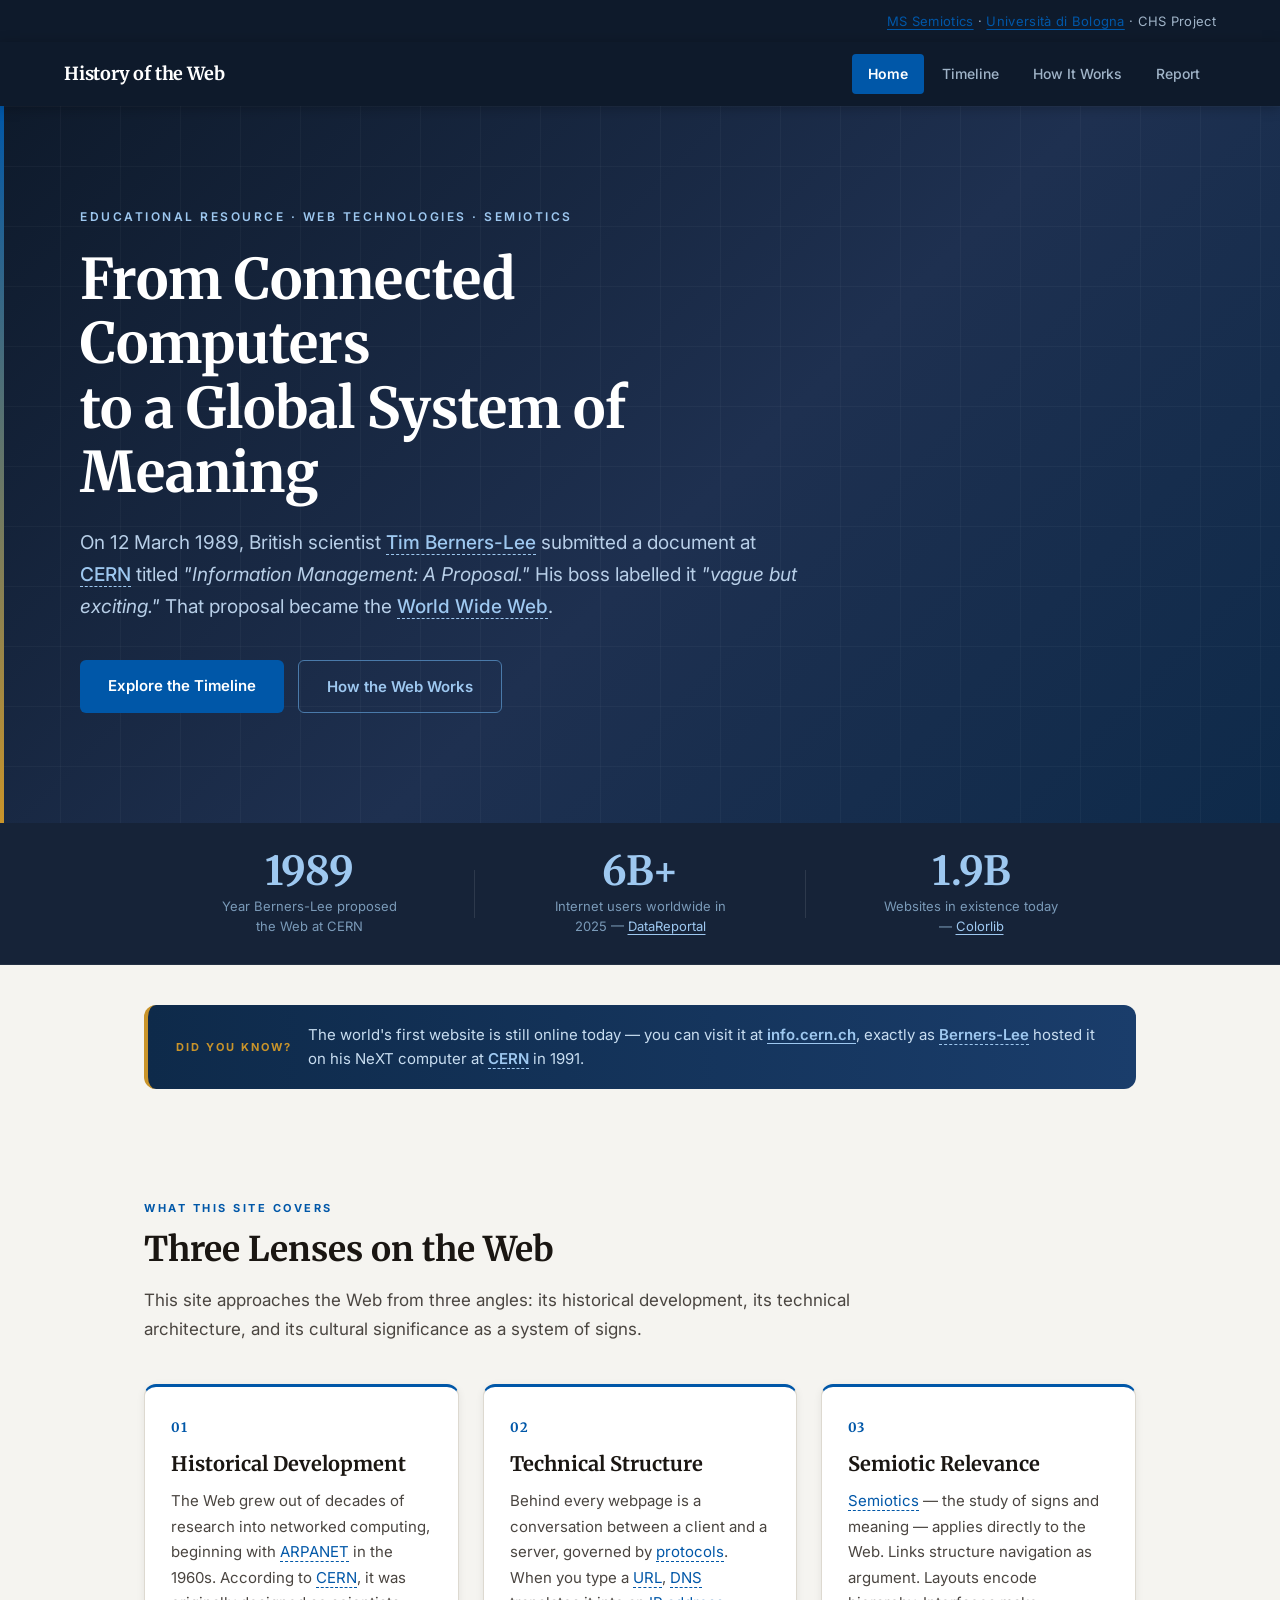
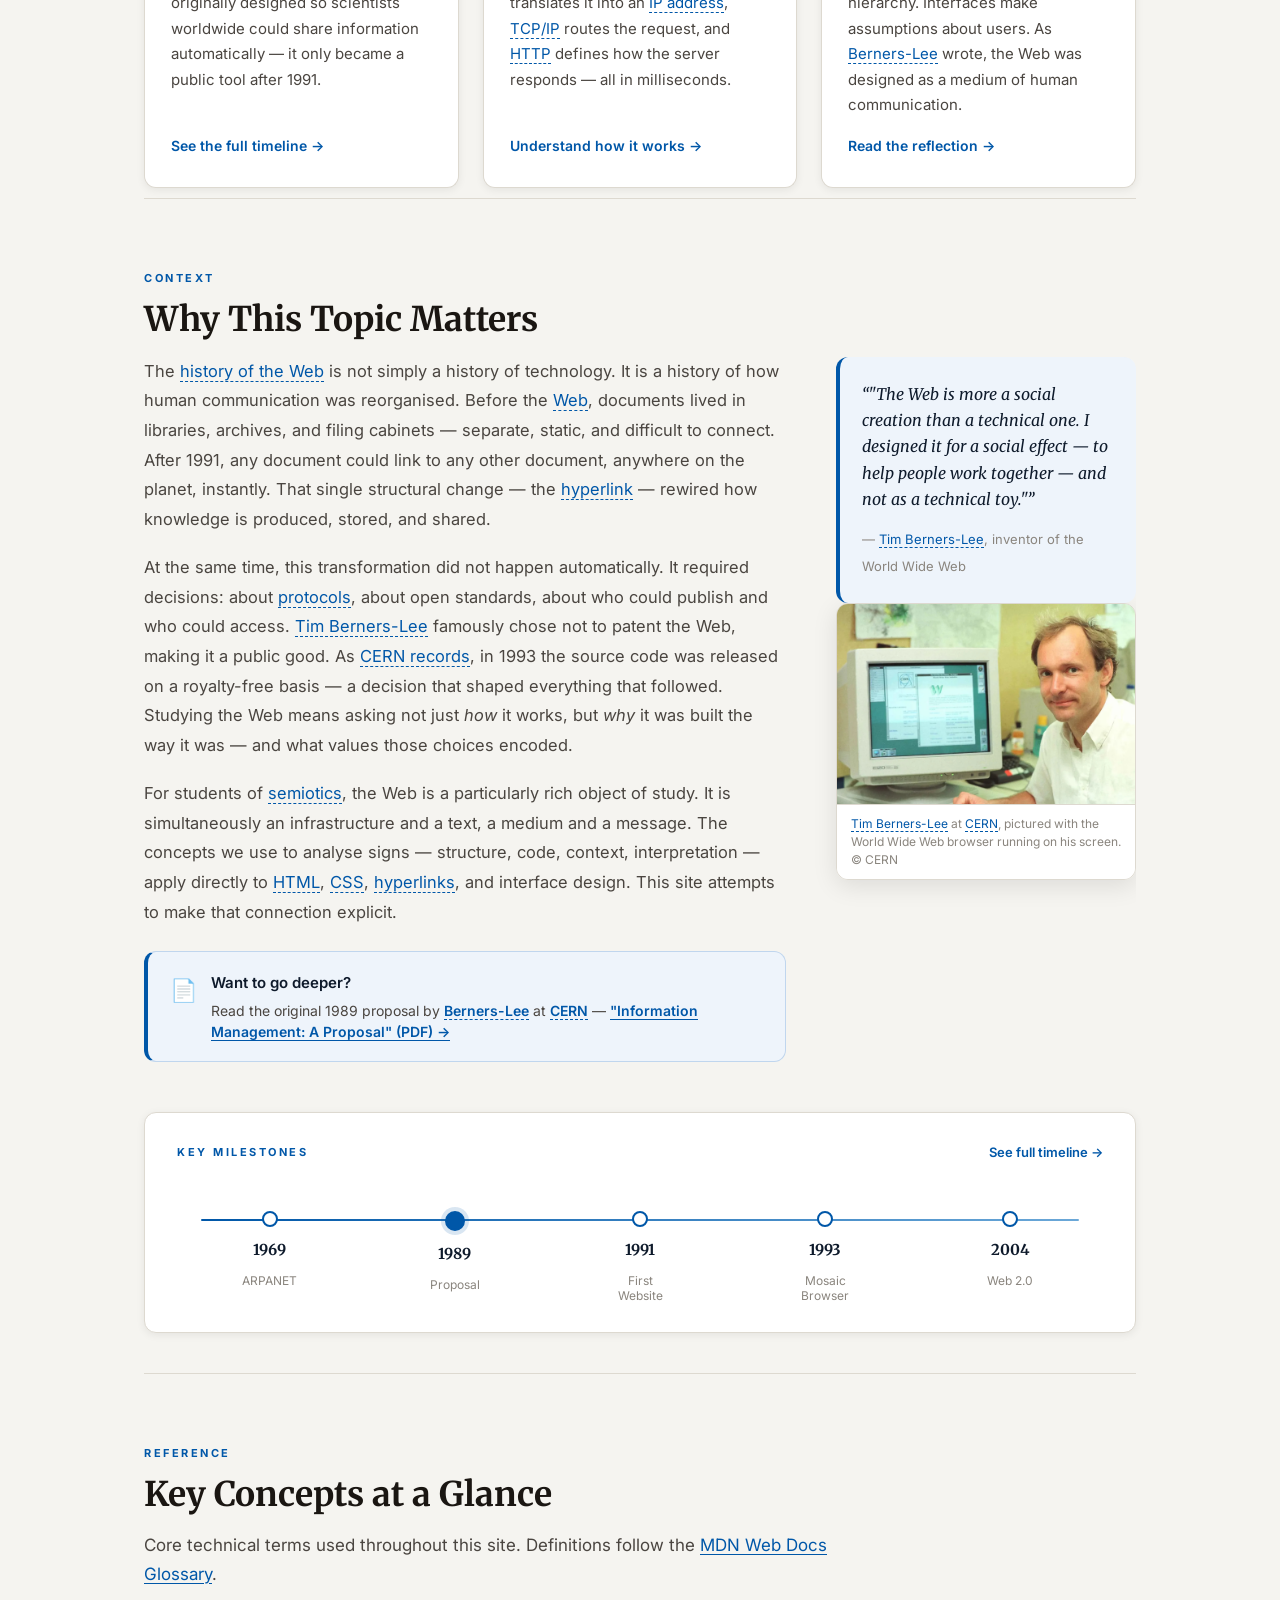
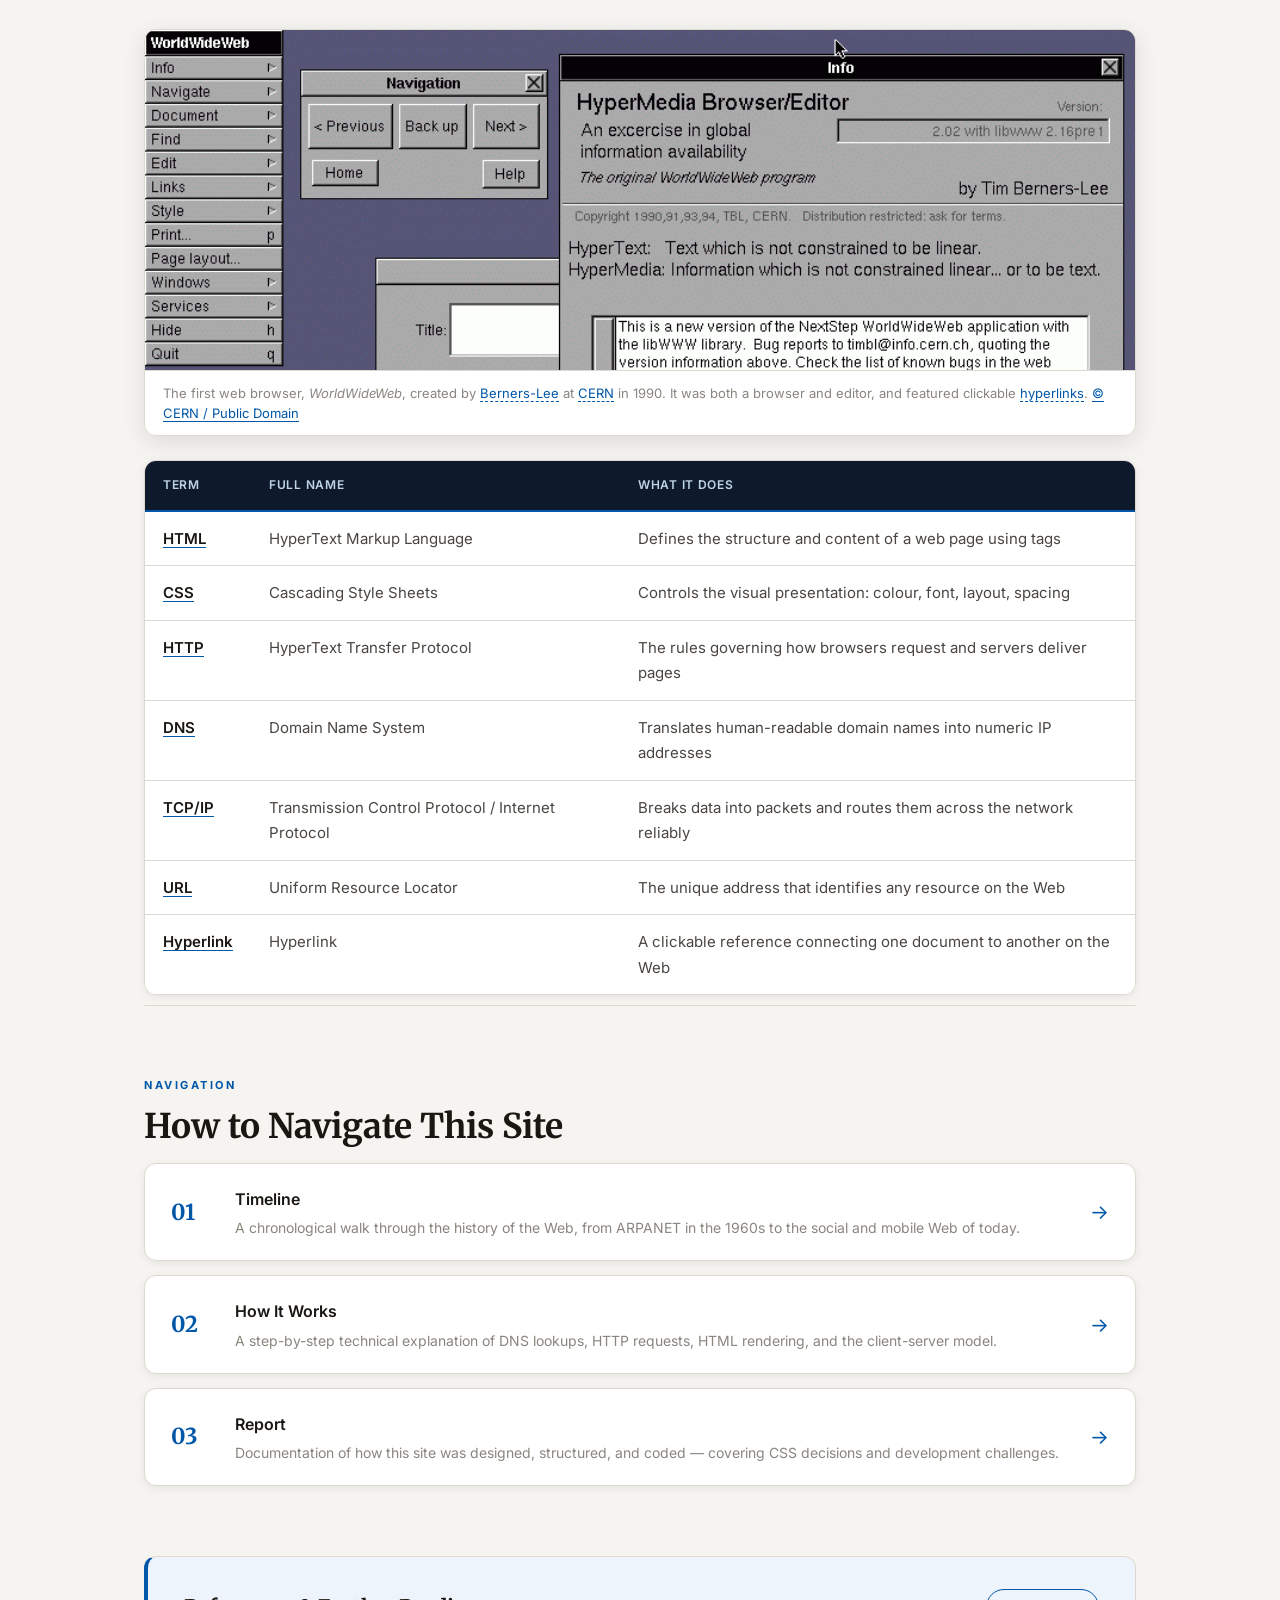
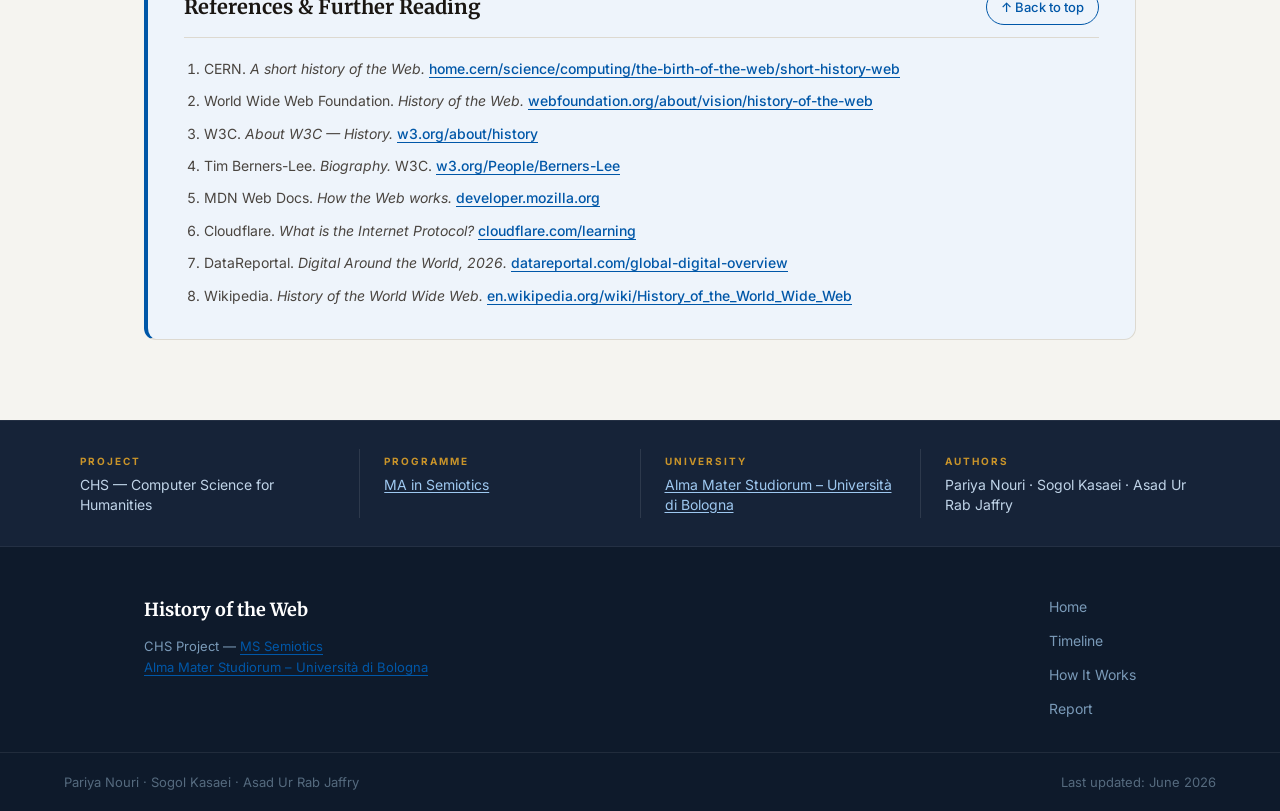
<file: index.html>
<!DOCTYPE html>
<html lang="en">
<head>
  <meta charset="UTF-8">
  <meta name="viewport" content="width=device-width, initial-scale=1.0">
  <title>History of the Web — An Educational Resource</title>
  <link rel="stylesheet" href="styles.css">
  <link rel="preconnect" href="https://fonts.googleapis.com">
  <link rel="preconnect" href="https://fonts.gstatic.com" crossorigin>
  <link href="https://fonts.googleapis.com/css2?family=Merriweather:ital,wght@0,400;0,700;1,400&family=Inter:wght@400;500;600;700&display=swap" rel="stylesheet">
</head>
<body>

  <!-- id="top" here so back-to-top scrolls to very top, not mid-page -->
  <div id="top"></div>

  <!-- ===== TOP BAR ===== -->
  <div class="topbar">
    <span>
      <a href="https://www.unibo.it/en/study/second-cycle-degree/programme/2026/6824" target="_blank" rel="noopener noreferrer">MS Semiotics</a>
      · <a href="https://www.unibo.it/en/homepage" target="_blank" rel="noopener noreferrer">Università di Bologna</a>
      · CHS Project
    </span>
  </div>

  <!-- ===== NAVBAR ===== -->
  <nav class="navbar" aria-label="Main navigation">
    <a class="logo" href="index.html">History of the Web</a>
    <div class="nav-links">
      <a href="index.html" class="nav-active" aria-current="page">Home</a>
      <a href="history.html">Timeline</a>
      <a href="web-works.html">How It Works</a>
      <a href="report.html">Report</a>
    </div>
  </nav>

  <!-- ===== HERO ===== -->
  <section class="hero" aria-labelledby="hero-heading">
    <div class="hero-content">
      <p class="hero-eyebrow">Educational Resource · Web Technologies · Semiotics</p>
      <h1 id="hero-heading">From Connected Computers<br>to a Global System of Meaning</h1>
      <p class="hero-sub">
        On 12 March 1989, British scientist
        <a class="tooltip-link" href="https://en.wikipedia.org/wiki/Tim_Berners-Lee" target="_blank" rel="noopener noreferrer" data-tip="British computer scientist, inventor of the World Wide Web">Tim Berners-Lee</a>
        submitted a document at
        <a class="tooltip-link" href="https://home.cern/science/computing/the-birth-of-the-web" target="_blank" rel="noopener noreferrer" data-tip="European Organisation for Nuclear Research — birthplace of the Web">CERN</a>
        titled <em>"Information Management: A Proposal."</em>
        His boss labelled it <em>"vague but exciting."</em>
        That proposal became the
        <a class="tooltip-link" href="https://en.wikipedia.org/wiki/World_Wide_Web" target="_blank" rel="noopener noreferrer" data-tip="A global system of interlinked hypertext documents accessed via the Internet">World Wide Web</a>.
      </p>
      <div class="hero-actions">
        <a class="btn-primary" href="history.html">Explore the Timeline</a>
        <a class="btn-outline" href="web-works.html">How the Web Works</a>
      </div>
    </div>
  </section>

  <!-- ===== STAT STRIP ===== -->
  <div class="stat-strip">
    <div class="stat-strip-inner">
      <div class="stat-item">
        <span class="stat-num">1989</span>
        <span class="stat-label">Year Berners-Lee proposed the Web at CERN</span>
      </div>
      <div class="stat-sep"></div>
      <div class="stat-item">
        <span class="stat-num">6B+</span>
        <span class="stat-label">Internet users worldwide in 2025 —
          <a href="https://datareportal.com/global-digital-overview" target="_blank" rel="noopener noreferrer">DataReportal</a>
        </span>
      </div>
      <div class="stat-sep"></div>
      <div class="stat-item">
        <span class="stat-num">1.9B</span>
        <span class="stat-label">Websites in existence today —
          <a href="https://colorlib.com/wp/internet-stats/" target="_blank" rel="noopener noreferrer">Colorlib</a>
        </span>
      </div>
    </div>
  </div>

  <!-- ===== MAIN ===== -->
  <main class="page-wrap">

    <!-- ── DID YOU KNOW BANNER — placed first so it grabs attention immediately ── -->
    <div class="did-you-know reveal" role="note">
      <span class="dyk-label">Did you know?</span>
      <span class="dyk-text">
        The world's first website is still online today — you can visit it at
        <a href="http://info.cern.ch" target="_blank" rel="noopener noreferrer">info.cern.ch</a>,
        exactly as
        <a class="tooltip-link" href="https://en.wikipedia.org/wiki/Tim_Berners-Lee" target="_blank" rel="noopener noreferrer" data-tip="British computer scientist, inventor of the World Wide Web">Berners-Lee</a>
        hosted it on his NeXT computer at
        <a class="tooltip-link" href="https://home.cern/science/computing/the-birth-of-the-web" target="_blank" rel="noopener noreferrer" data-tip="European Organisation for Nuclear Research — birthplace of the Web">CERN</a>
        in 1991.
      </span>
    </div>

    <!-- ── SECTION: Three Lenses ── -->
    <section class="section reveal" aria-labelledby="covers-heading">
      <div class="section-label">What This Site Covers</div>
      <h2 id="covers-heading" class="section-heading">Three Lenses on the Web</h2>
      <p class="section-intro">
        This site approaches the Web from three angles: its historical development,
        its technical architecture, and its cultural significance as a system of signs.
      </p>

      <div class="card-row">
        <article class="card">
          <div class="card-num">01</div>
          <h3>Historical Development</h3>
          <p>
            The Web grew out of decades of research into networked computing, beginning
            with
            <a class="tooltip-link" href="https://en.wikipedia.org/wiki/ARPANET" target="_blank" rel="noopener noreferrer" data-tip="Advanced Research Projects Agency Network — the first packet-switched network, forerunner of the Internet">ARPANET</a>
            in the 1960s. According to
            <a class="tooltip-link" href="https://home.cern/science/computing/the-birth-of-the-web" target="_blank" rel="noopener noreferrer" data-tip="European Organisation for Nuclear Research — birthplace of the Web">CERN</a>,
            it was originally designed so scientists worldwide could share information
            automatically — it only became a public tool after 1991.
          </p>
          <a class="card-link" href="history.html">See the full timeline →</a>
        </article>

        <article class="card">
          <div class="card-num">02</div>
          <h3>Technical Structure</h3>
          <p>
            Behind every webpage is a conversation between a client and a server,
            governed by
            <a class="tooltip-link" href="https://www.cloudflare.com/learning/network-layer/internet-protocol/" target="_blank" rel="noopener noreferrer" data-tip="Rules that define how data is formatted and transmitted across a network">protocols</a>.
            When you type a
            <a class="tooltip-link" href="https://developer.mozilla.org/en-US/docs/Glossary/URL" target="_blank" rel="noopener noreferrer" data-tip="Uniform Resource Locator — the unique address of any resource on the Web">URL</a>,
            <a class="tooltip-link" href="https://developer.mozilla.org/en-US/docs/Glossary/DNS" target="_blank" rel="noopener noreferrer" data-tip="Domain Name System — translates domain names into IP addresses">DNS</a>
            translates it into an
            <a class="tooltip-link" href="https://en.wikipedia.org/wiki/IP_address" target="_blank" rel="noopener noreferrer" data-tip="Internet Protocol address — a numerical label identifying a device on a network">IP address</a>,
            <a class="tooltip-link" href="https://www.cloudflare.com/learning/network-layer/internet-protocol/" target="_blank" rel="noopener noreferrer" data-tip="Transmission Control Protocol / Internet Protocol — routes data in packets across the network">TCP/IP</a>
            routes the request, and
            <a class="tooltip-link" href="https://developer.mozilla.org/en-US/docs/Glossary/HTTP" target="_blank" rel="noopener noreferrer" data-tip="HyperText Transfer Protocol — the rules browsers and servers use to communicate">HTTP</a>
            defines how the server responds — all in milliseconds.
          </p>
          <a class="card-link" href="web-works.html">Understand how it works →</a>
        </article>

        <article class="card">
          <div class="card-num">03</div>
          <h3>Semiotic Relevance</h3>
          <p>
            <a class="tooltip-link" href="https://en.wikipedia.org/wiki/Semiotics" target="_blank" rel="noopener noreferrer" data-tip="The study of signs, symbols, and how meaning is communicated">Semiotics</a>
            — the study of signs and meaning — applies directly to the Web. Links
            structure navigation as argument. Layouts encode hierarchy. Interfaces
            make assumptions about users. As
            <a class="tooltip-link" href="https://www.w3.org/People/Berners-Lee/" target="_blank" rel="noopener noreferrer" data-tip="British computer scientist, inventor of the World Wide Web">Berners-Lee</a>
            wrote, the Web was designed as a medium of human communication.
          </p>
          <a class="card-link" href="report.html">Read the reflection →</a>
        </article>
      </div>
    </section>

    <hr class="divider">

    <!-- ── SECTION: Why This Topic Matters ── -->
    <section class="section reveal" aria-labelledby="why-heading">
      <div class="section-label">Context</div>
      <h2 id="why-heading" class="section-heading">Why This Topic Matters</h2>

      <div class="prose-columns">
        <div class="prose-body">

          <p>
            The
            <a class="tooltip-link" href="https://home.cern/science/computing/the-birth-of-the-web/short-history-web" target="_blank" rel="noopener noreferrer" data-tip="Read the full short history of the Web on CERN's official site">history of the Web</a>
            is not simply a history of technology. It is a history of how human communication
            was reorganised. Before the
            <a class="tooltip-link" href="https://en.wikipedia.org/wiki/World_Wide_Web" target="_blank" rel="noopener noreferrer" data-tip="A global system of interlinked hypertext documents accessed via the Internet">Web</a>,
            documents lived in libraries, archives, and filing cabinets — separate, static,
            and difficult to connect. After 1991, any document could link to any other
            document, anywhere on the planet, instantly. That single structural change —
            the
            <a class="tooltip-link" href="https://en.wikipedia.org/wiki/Hyperlink" target="_blank" rel="noopener noreferrer" data-tip="A clickable reference connecting one document to another anywhere on the Web">hyperlink</a>
            — rewired how knowledge is produced, stored, and shared.
          </p>

          <p>
            At the same time, this transformation did not happen automatically. It required
            decisions: about
            <a class="tooltip-link" href="https://www.cloudflare.com/learning/network-layer/internet-protocol/" target="_blank" rel="noopener noreferrer" data-tip="Rules that define how data is formatted and transmitted across a network">protocols</a>,
            about open standards, about who could publish and who could access.
            <a class="tooltip-link" href="https://en.wikipedia.org/wiki/Tim_Berners-Lee" target="_blank" rel="noopener noreferrer" data-tip="British computer scientist, inventor of the World Wide Web">Tim Berners-Lee</a>
            famously chose not to patent the Web, making it a public good. As
            <a class="tooltip-link" href="https://home.web.cern.ch/news/news/computing/world-wide-web-born-cern-25-years-ago" target="_blank" rel="noopener noreferrer" data-tip="CERN's official record of the Web's 25th anniversary — covering its release into the public domain">CERN records</a>,
            in 1993 the source code was released on a royalty-free basis — a decision
            that shaped everything that followed. Studying the Web means asking not just
            <em>how</em> it works, but <em>why</em> it was built the way it was — and
            what values those choices encoded.
          </p>

          <p>
            For students of
            <a class="tooltip-link" href="https://en.wikipedia.org/wiki/Semiotics" target="_blank" rel="noopener noreferrer" data-tip="The study of signs, symbols, and how meaning is communicated">semiotics</a>,
            the Web is a particularly rich object of study. It is simultaneously an
            infrastructure and a text, a medium and a message. The concepts we use to
            analyse signs — structure, code, context, interpretation — apply directly to
            <a class="tooltip-link" href="https://en.wikipedia.org/wiki/HTML" target="_blank" rel="noopener noreferrer" data-tip="HyperText Markup Language — defines the structure of a web page">HTML</a>,
            <a class="tooltip-link" href="https://en.wikipedia.org/wiki/CSS" target="_blank" rel="noopener noreferrer" data-tip="Cascading Style Sheets — controls the visual appearance of a page">CSS</a>,
            <a class="tooltip-link" href="https://en.wikipedia.org/wiki/Hyperlink" target="_blank" rel="noopener noreferrer" data-tip="A clickable reference connecting one document to another anywhere on the Web">hyperlinks</a>,
            and interface design. This site attempts to make that connection explicit.
          </p>

          <!-- Read more callout box -->
          <div class="callout-box">
            <span class="callout-icon" aria-hidden="true">📄</span>
            <div>
              <strong>Want to go deeper?</strong>
              <p>
                Read the original 1989 proposal by
                <a class="tooltip-link" href="https://en.wikipedia.org/wiki/Tim_Berners-Lee" target="_blank" rel="noopener noreferrer" data-tip="British computer scientist, inventor of the World Wide Web">Berners-Lee</a>
                at
                <a class="tooltip-link" href="https://home.cern/science/computing/the-birth-of-the-web" target="_blank" rel="noopener noreferrer" data-tip="European Organisation for Nuclear Research — birthplace of the Web">CERN</a>
                —
                <a href="https://cds.cern.ch/record/369245/files/ARCH-WWW-4-010.pdf" target="_blank" rel="noopener noreferrer">
                  "Information Management: A Proposal" (PDF) →
                </a>
              </p>
            </div>
          </div>

        </div>

        <!-- Sidebar: quote scrolls normally, image is sticky underneath -->
        <aside class="sidebar-right">
          <blockquote class="pull-quote">
            <p>"The Web is more a social creation than a technical one. I designed it for a social
            effect — to help people work together — and not as a technical toy."</p>
            <cite>—
              <a class="tooltip-link" href="https://www.w3.org/People/Berners-Lee/" target="_blank" rel="noopener noreferrer" data-tip="British computer scientist, inventor of the World Wide Web">Tim Berners-Lee</a>,
              inventor of the World Wide Web
            </cite>
          </blockquote>

          <figure class="side-figure">
            <img
              src="bernerslee.jpg"
              alt="Tim Berners-Lee sitting beside a computer monitor displaying the World Wide Web browser at CERN"
              loading="lazy"
            >
            <figcaption>
              <a class="tooltip-link" href="https://en.wikipedia.org/wiki/Tim_Berners-Lee" target="_blank" rel="noopener noreferrer" data-tip="British computer scientist, inventor of the World Wide Web">Tim Berners-Lee</a>
              at <a class="tooltip-link" href="https://home.cern/science/computing/the-birth-of-the-web" target="_blank" rel="noopener noreferrer" data-tip="European Organisation for Nuclear Research — birthplace of the Web">CERN</a>,
              pictured with the World Wide Web browser running on his screen. © CERN
            </figcaption>
          </figure>
        </aside>
      </div>
    </section>

    <!-- ── VISUAL TIMELINE PREVIEW ── -->
    <div class="timeline-preview reveal" aria-label="Brief timeline preview">
      <div class="tp-header">
        <span class="section-label" style="margin:0">Key Milestones</span>
        <a href="history.html" class="tp-see-all">See full timeline →</a>
      </div>
      <div class="tp-track">
        <div class="tp-line" aria-hidden="true"></div>
        <div class="tp-items">
          <div class="tp-item">
            <div class="tp-dot"></div>
            <span class="tp-year">1969</span>
            <span class="tp-event">ARPANET</span>
          </div>
          <div class="tp-item">
            <div class="tp-dot tp-dot--highlight"></div>
            <span class="tp-year">1989</span>
            <span class="tp-event">Proposal</span>
          </div>
          <div class="tp-item">
            <div class="tp-dot"></div>
            <span class="tp-year">1991</span>
            <span class="tp-event">First Website</span>
          </div>
          <div class="tp-item">
            <div class="tp-dot"></div>
            <span class="tp-year">1993</span>
            <span class="tp-event">Mosaic Browser</span>
          </div>
          <div class="tp-item">
            <div class="tp-dot"></div>
            <span class="tp-year">2004</span>
            <span class="tp-event">Web 2.0</span>
          </div>
        </div>
      </div>
    </div>

    <hr class="divider">

    <!-- ── SECTION: Key Concepts ── -->
    <section class="section reveal" aria-labelledby="concepts-heading">
      <div class="section-label">Reference</div>
      <h2 id="concepts-heading" class="section-heading">Key Concepts at a Glance</h2>
      <p class="section-intro">
        Core technical terms used throughout this site. Definitions follow the
        <a href="https://developer.mozilla.org/en-US/docs/Glossary" target="_blank" rel="noopener noreferrer">MDN Web Docs Glossary</a>.
      </p>

      <figure class="inline-figure">
        <img
          src="WorldWideWeb.png"
          alt="Screenshot of the WorldWideWeb browser — the world's first web browser created by Tim Berners-Lee at CERN in 1990 — showing its HyperMedia Browser/Editor interface on a NeXT computer"
          loading="lazy"
        >
        <figcaption>
          The first web browser, <em>WorldWideWeb</em>, created by
          <a class="tooltip-link" href="https://en.wikipedia.org/wiki/Tim_Berners-Lee" target="_blank" rel="noopener noreferrer" data-tip="British computer scientist, inventor of the World Wide Web">Berners-Lee</a>
          at <a class="tooltip-link" href="https://home.cern/science/computing/the-birth-of-the-web" target="_blank" rel="noopener noreferrer" data-tip="European Organisation for Nuclear Research — birthplace of the Web">CERN</a>
          in 1990. It was both a browser and editor, and featured clickable
          <a class="tooltip-link" href="https://en.wikipedia.org/wiki/Hyperlink" target="_blank" rel="noopener noreferrer" data-tip="A clickable reference connecting one document to another anywhere on the Web">hyperlinks</a>.
          <a href="https://commons.wikimedia.org/wiki/File:WorldWideWeb.png" target="_blank" rel="noopener noreferrer">© CERN / Public Domain</a>
        </figcaption>
      </figure>

      <div class="table-wrap">
        <table>
          <thead>
            <tr>
              <th scope="col">Term</th>
              <th scope="col">Full name</th>
              <th scope="col">What it does</th>
            </tr>
          </thead>
          <tbody>
            <tr>
              <td><a href="https://en.wikipedia.org/wiki/HTML" target="_blank" rel="noopener noreferrer"><strong>HTML</strong></a></td>
              <td>HyperText Markup Language</td>
              <td>Defines the structure and content of a web page using tags</td>
            </tr>
            <tr>
              <td><a href="https://en.wikipedia.org/wiki/CSS" target="_blank" rel="noopener noreferrer"><strong>CSS</strong></a></td>
              <td>Cascading Style Sheets</td>
              <td>Controls the visual presentation: colour, font, layout, spacing</td>
            </tr>
            <tr>
              <td><a href="https://developer.mozilla.org/en-US/docs/Glossary/HTTP" target="_blank" rel="noopener noreferrer"><strong>HTTP</strong></a></td>
              <td>HyperText Transfer Protocol</td>
              <td>The rules governing how browsers request and servers deliver pages</td>
            </tr>
            <tr>
              <td><a href="https://developer.mozilla.org/en-US/docs/Glossary/DNS" target="_blank" rel="noopener noreferrer"><strong>DNS</strong></a></td>
              <td>Domain Name System</td>
              <td>Translates human-readable domain names into numeric IP addresses</td>
            </tr>
            <tr>
              <td><a href="https://www.cloudflare.com/learning/network-layer/internet-protocol/" target="_blank" rel="noopener noreferrer"><strong>TCP/IP</strong></a></td>
              <td>Transmission Control Protocol / Internet Protocol</td>
              <td>Breaks data into packets and routes them across the network reliably</td>
            </tr>
            <tr>
              <td><a href="https://developer.mozilla.org/en-US/docs/Glossary/URL" target="_blank" rel="noopener noreferrer"><strong>URL</strong></a></td>
              <td>Uniform Resource Locator</td>
              <td>The unique address that identifies any resource on the Web</td>
            </tr>
            <tr>
              <td><a href="https://en.wikipedia.org/wiki/Hyperlink" target="_blank" rel="noopener noreferrer"><strong>Hyperlink</strong></a></td>
              <td>Hyperlink</td>
              <td>A clickable reference connecting one document to another on the Web</td>
            </tr>
          </tbody>
        </table>
      </div>
    </section>

    <hr class="divider">

    <!-- ── SECTION: Navigate this site ── -->
    <section class="section reveal" aria-labelledby="nav-heading">
      <div class="section-label">Navigation</div>
      <h2 id="nav-heading" class="section-heading">How to Navigate This Site</h2>
      <div class="nav-cards">
        <a class="nav-card" href="history.html">
          <span class="nav-card-num">01</span>
          <div>
            <strong>Timeline</strong>
            <p>A chronological walk through the history of the Web, from ARPANET in the 1960s to the social and mobile Web of today.</p>
          </div>
          <span class="nav-card-arrow">→</span>
        </a>
        <a class="nav-card" href="web-works.html">
          <span class="nav-card-num">02</span>
          <div>
            <strong>How It Works</strong>
            <p>A step-by-step technical explanation of DNS lookups, HTTP requests, HTML rendering, and the client-server model.</p>
          </div>
          <span class="nav-card-arrow">→</span>
        </a>
        <a class="nav-card" href="report.html">
          <span class="nav-card-num">03</span>
          <div>
            <strong>Report</strong>
            <p>Documentation of how this site was designed, structured, and coded — covering CSS decisions and development challenges.</p>
          </div>
          <span class="nav-card-arrow">→</span>
        </a>
      </div>
    </section>

    <!-- ── REFERENCES ── -->
    <section class="references-section reveal" id="references" aria-labelledby="refs-heading">
      <div class="refs-header">
        <h2 id="refs-heading">References &amp; Further Reading</h2>
        <a href="#top" class="back-to-top" aria-label="Back to top of page">↑ Back to top</a>
      </div>
      <ol>
        <li>CERN. <em>A short history of the Web.</em>
          <a href="https://home.cern/science/computing/the-birth-of-the-web/short-history-web" target="_blank" rel="noopener noreferrer">home.cern/science/computing/the-birth-of-the-web/short-history-web</a>
        </li>
        <li>World Wide Web Foundation. <em>History of the Web.</em>
          <a href="https://webfoundation.org/about/vision/history-of-the-web/" target="_blank" rel="noopener noreferrer">webfoundation.org/about/vision/history-of-the-web</a>
        </li>
        <li>W3C. <em>About W3C — History.</em>
          <a href="https://www.w3.org/about/history" target="_blank" rel="noopener noreferrer">w3.org/about/history</a>
        </li>
        <li>Tim Berners-Lee. <em>Biography.</em> W3C.
          <a href="https://www.w3.org/People/Berners-Lee/" target="_blank" rel="noopener noreferrer">w3.org/People/Berners-Lee</a>
        </li>
        <li>MDN Web Docs. <em>How the Web works.</em>
          <a href="https://developer.mozilla.org/en-US/docs/Learn/Getting_started_with_the_web/How_the_Web_works" target="_blank" rel="noopener noreferrer">developer.mozilla.org</a>
        </li>
        <li>Cloudflare. <em>What is the Internet Protocol?</em>
          <a href="https://www.cloudflare.com/learning/network-layer/internet-protocol/" target="_blank" rel="noopener noreferrer">cloudflare.com/learning</a>
        </li>
        <li>DataReportal. <em>Digital Around the World, 2026.</em>
          <a href="https://datareportal.com/global-digital-overview" target="_blank" rel="noopener noreferrer">datareportal.com/global-digital-overview</a>
        </li>
        <li>Wikipedia. <em>History of the World Wide Web.</em>
          <a href="https://en.wikipedia.org/wiki/History_of_the_World_Wide_Web" target="_blank" rel="noopener noreferrer">en.wikipedia.org/wiki/History_of_the_World_Wide_Web</a>
        </li>
      </ol>
    </section>

  </main>

  <!-- ===== ABOUT THIS PROJECT STRIP ===== -->
  <div class="about-strip">
    <div class="about-strip-inner">
      <div class="about-block">
        <span class="about-label">Project</span>
        <span class="about-value">CHS — Computer Science for Humanities</span>
      </div>
      <div class="about-sep"></div>
      <div class="about-block">
        <span class="about-label">Programme</span>
        <span class="about-value">
          <a href="https://www.unibo.it/en/study/second-cycle-degree/programme/2026/6824" target="_blank" rel="noopener noreferrer">MA in Semiotics</a>
        </span>
      </div>
      <div class="about-sep"></div>
      <div class="about-block">
        <span class="about-label">University</span>
        <span class="about-value">
          <a href="https://www.unibo.it/en/homepage" target="_blank" rel="noopener noreferrer">Alma Mater Studiorum – Università di Bologna</a>
        </span>
      </div>
      <div class="about-sep"></div>
      <div class="about-block">
        <span class="about-label">Authors</span>
        <span class="about-value">Pariya Nouri · Sogol Kasaei · Asad Ur Rab Jaffry</span>
      </div>
    </div>
  </div>

  <!-- ===== FOOTER ===== -->
  <footer class="site-footer">
    <div class="footer-inner">
      <div class="footer-brand">
        <span class="footer-logo">History of the Web</span>
        <p>CHS Project —
          <a href="https://www.unibo.it/en/study/second-cycle-degree/programme/2026/6824" target="_blank" rel="noopener noreferrer">MS Semiotics</a><br>
          <a href="https://www.unibo.it/en/homepage" target="_blank" rel="noopener noreferrer">Alma Mater Studiorum – Università di Bologna</a>
        </p>
      </div>
      <nav class="footer-nav" aria-label="Footer navigation">
        <a href="index.html">Home</a>
        <a href="history.html">Timeline</a>
        <a href="web-works.html">How It Works</a>
        <a href="report.html">Report</a>
      </nav>
    </div>
    <div class="footer-bottom">
      <span>Pariya Nouri · Sogol Kasaei · Asad Ur Rab Jaffry</span>
      <span class="footer-updated">Last updated: June 2026</span>
    </div>
  </footer>

  <!-- SCROLL REVEAL -->
  <script>
    const revealEls = document.querySelectorAll('.reveal');
    const obs = new IntersectionObserver((entries) => {
      entries.forEach(e => {
        if (e.isIntersecting) {
          e.target.classList.add('revealed');
          obs.unobserve(e.target);
        }
      });
    }, { threshold: 0.08 });
    revealEls.forEach(el => obs.observe(el));
  </script>

</body>
</html>
</file>
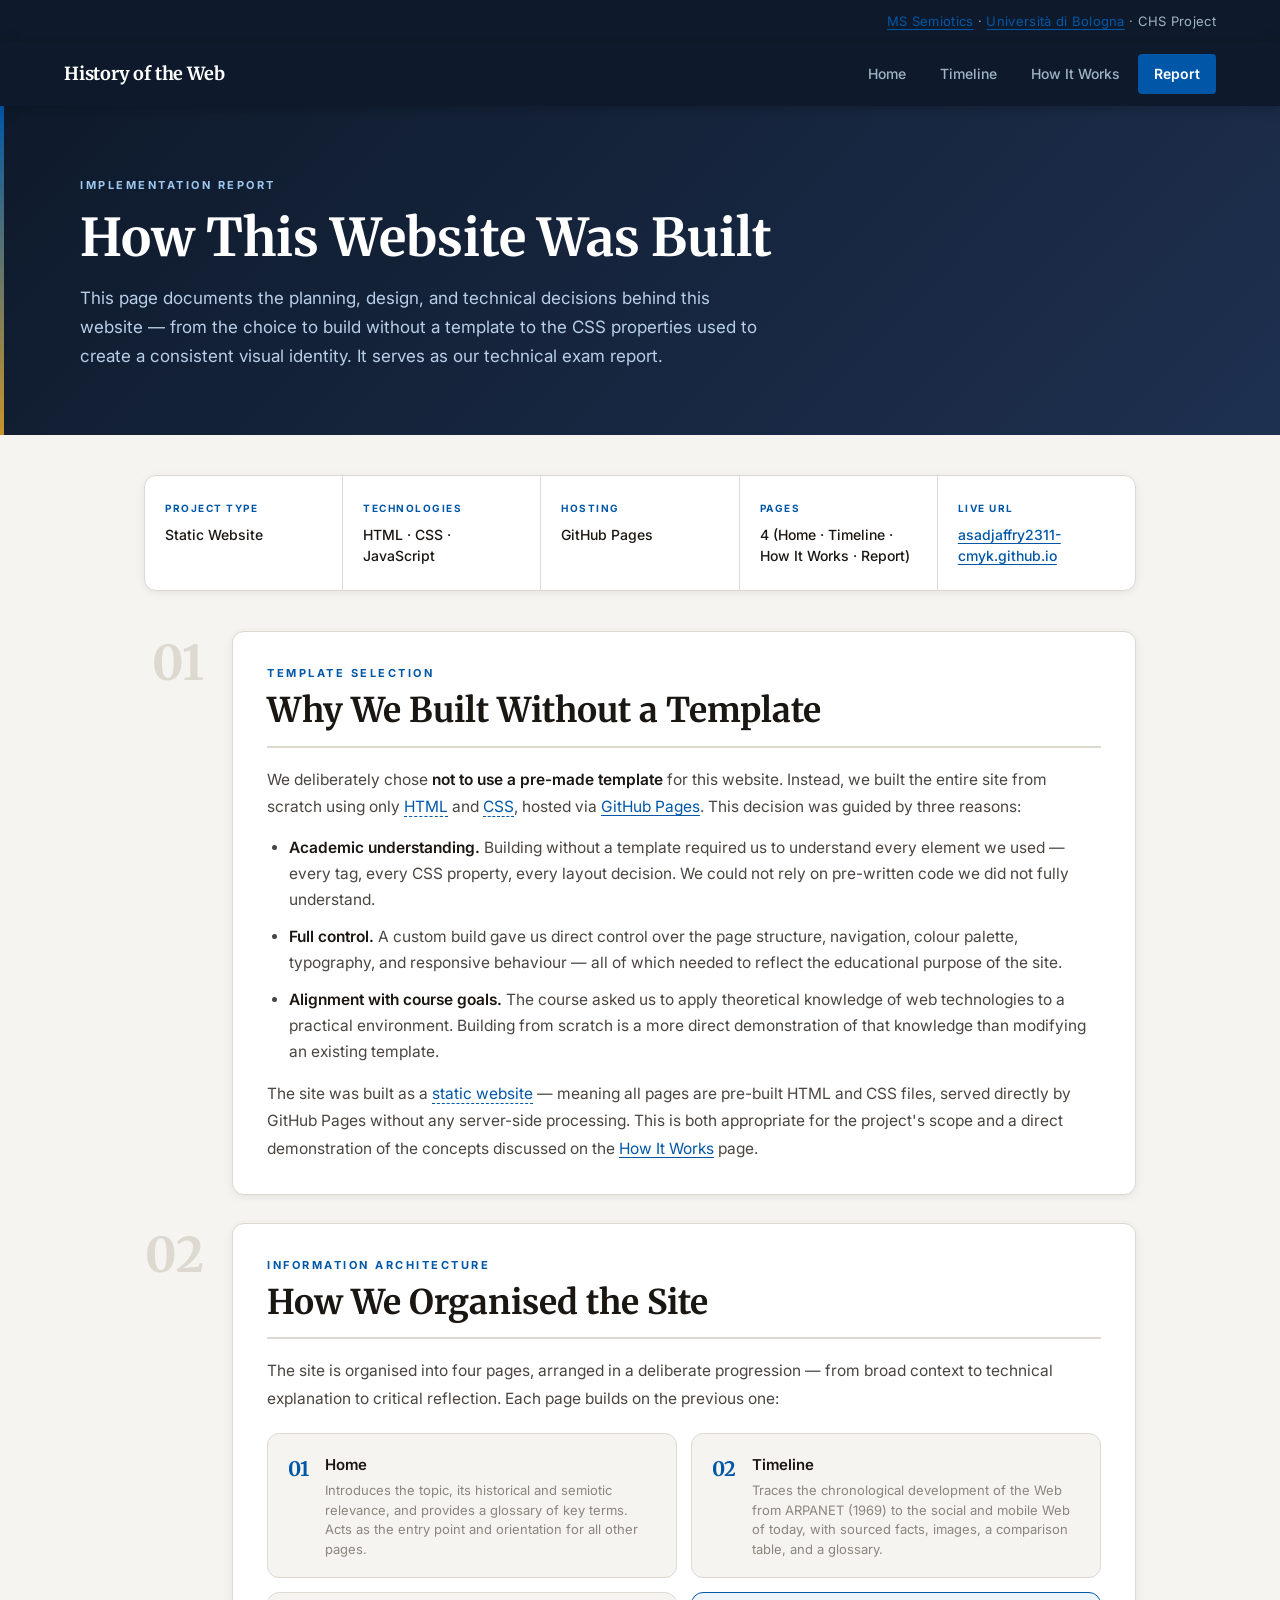
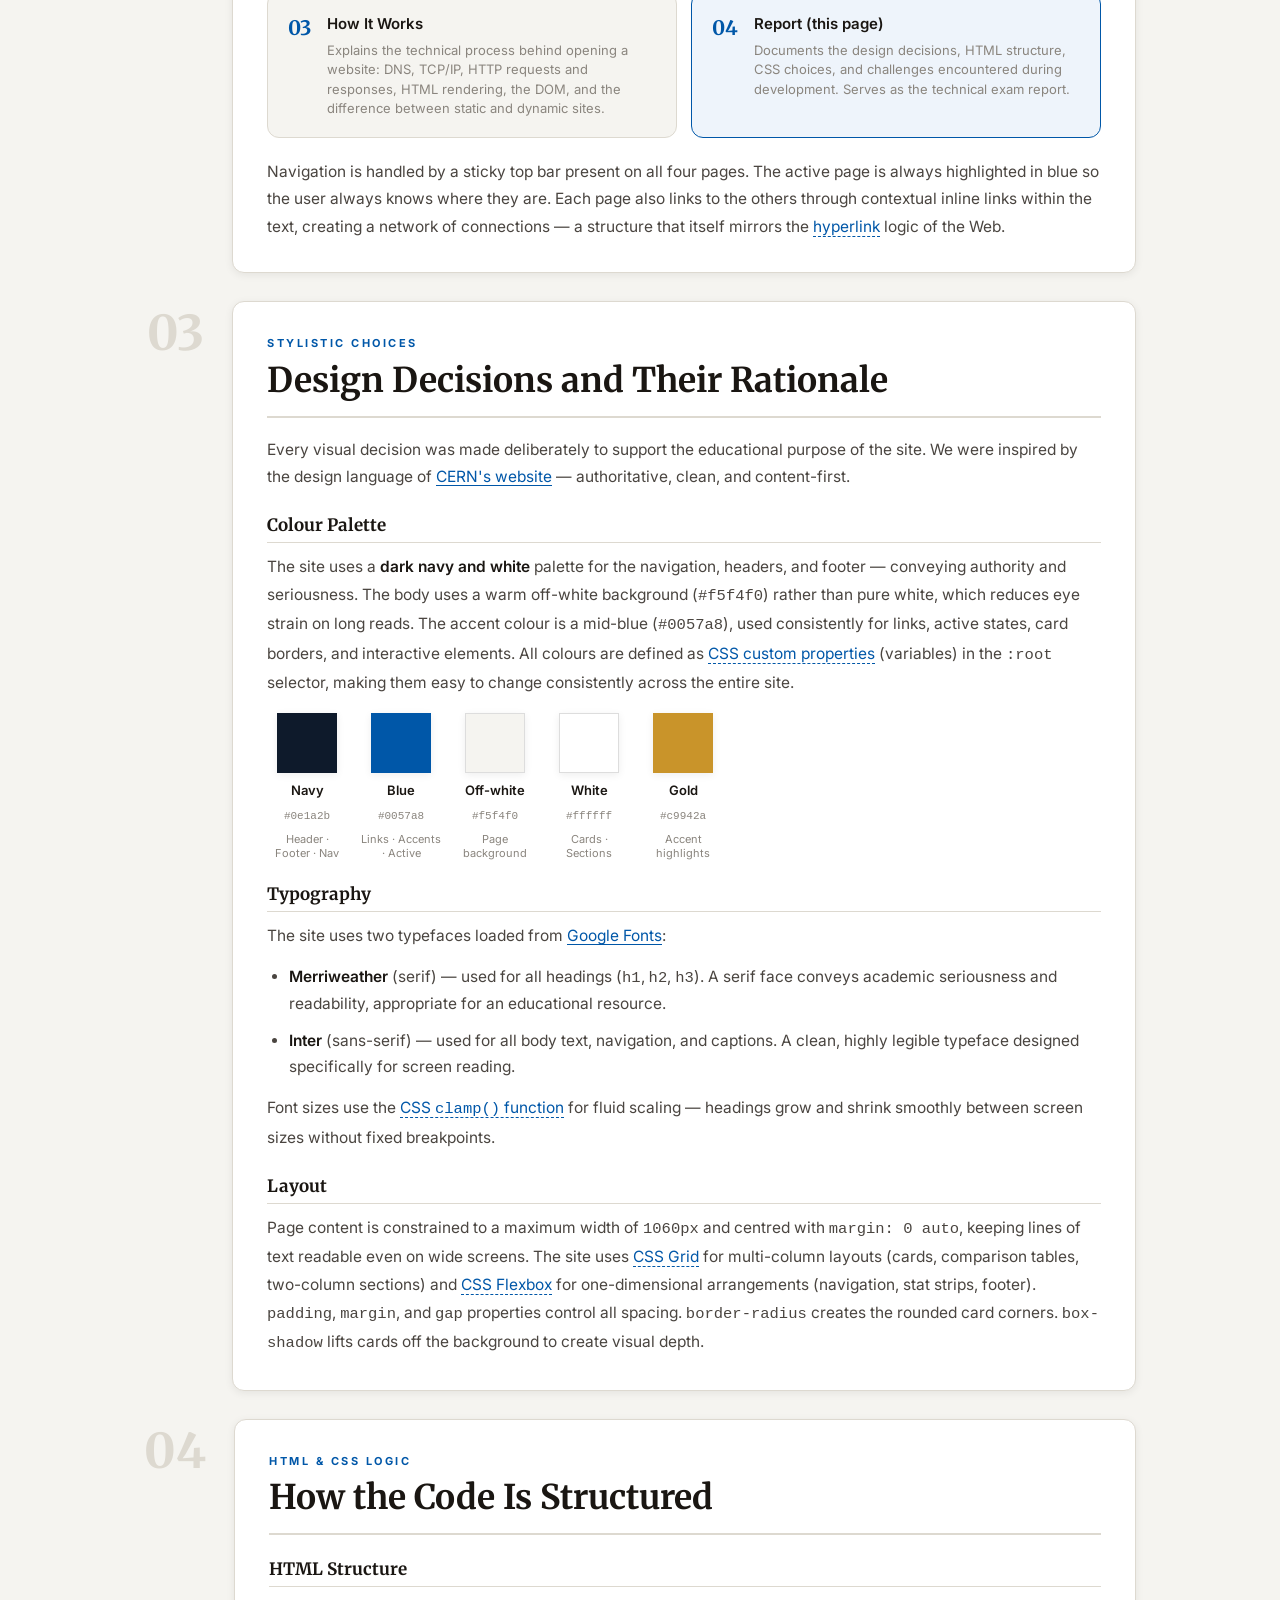
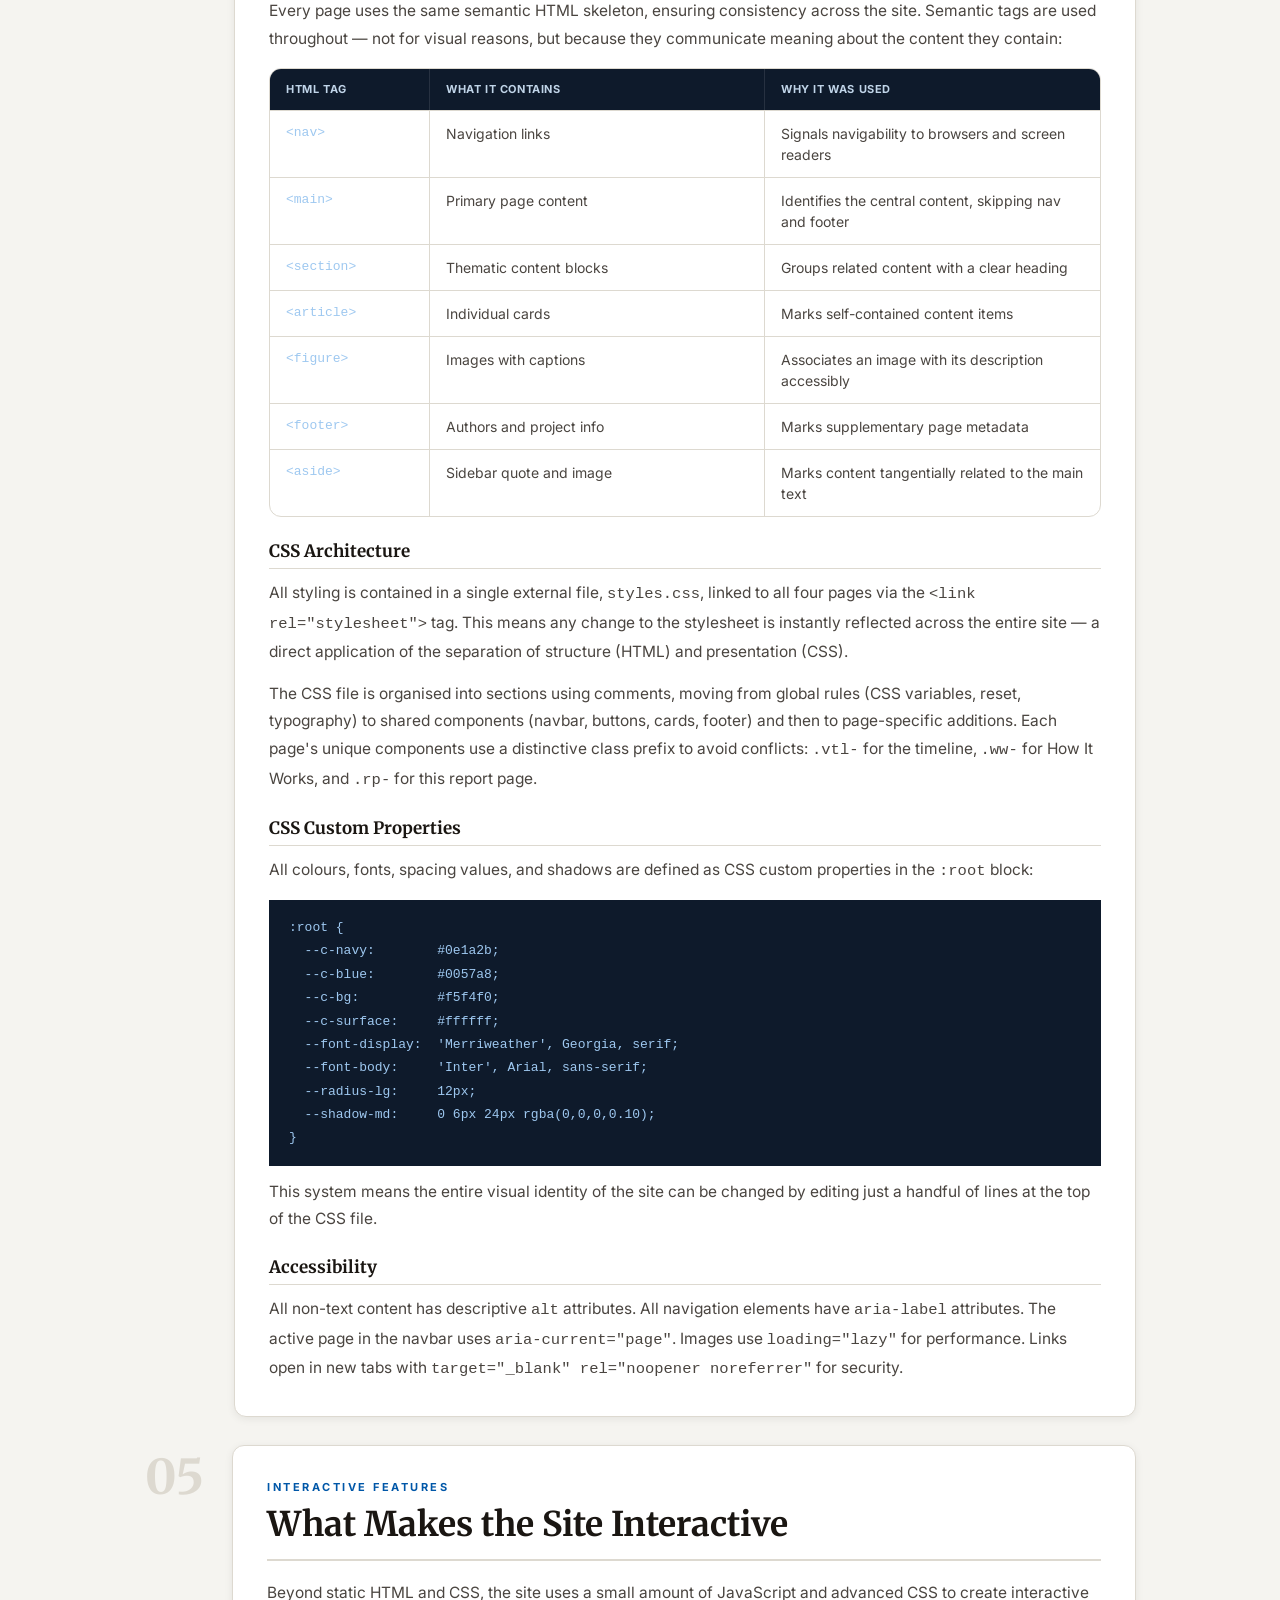
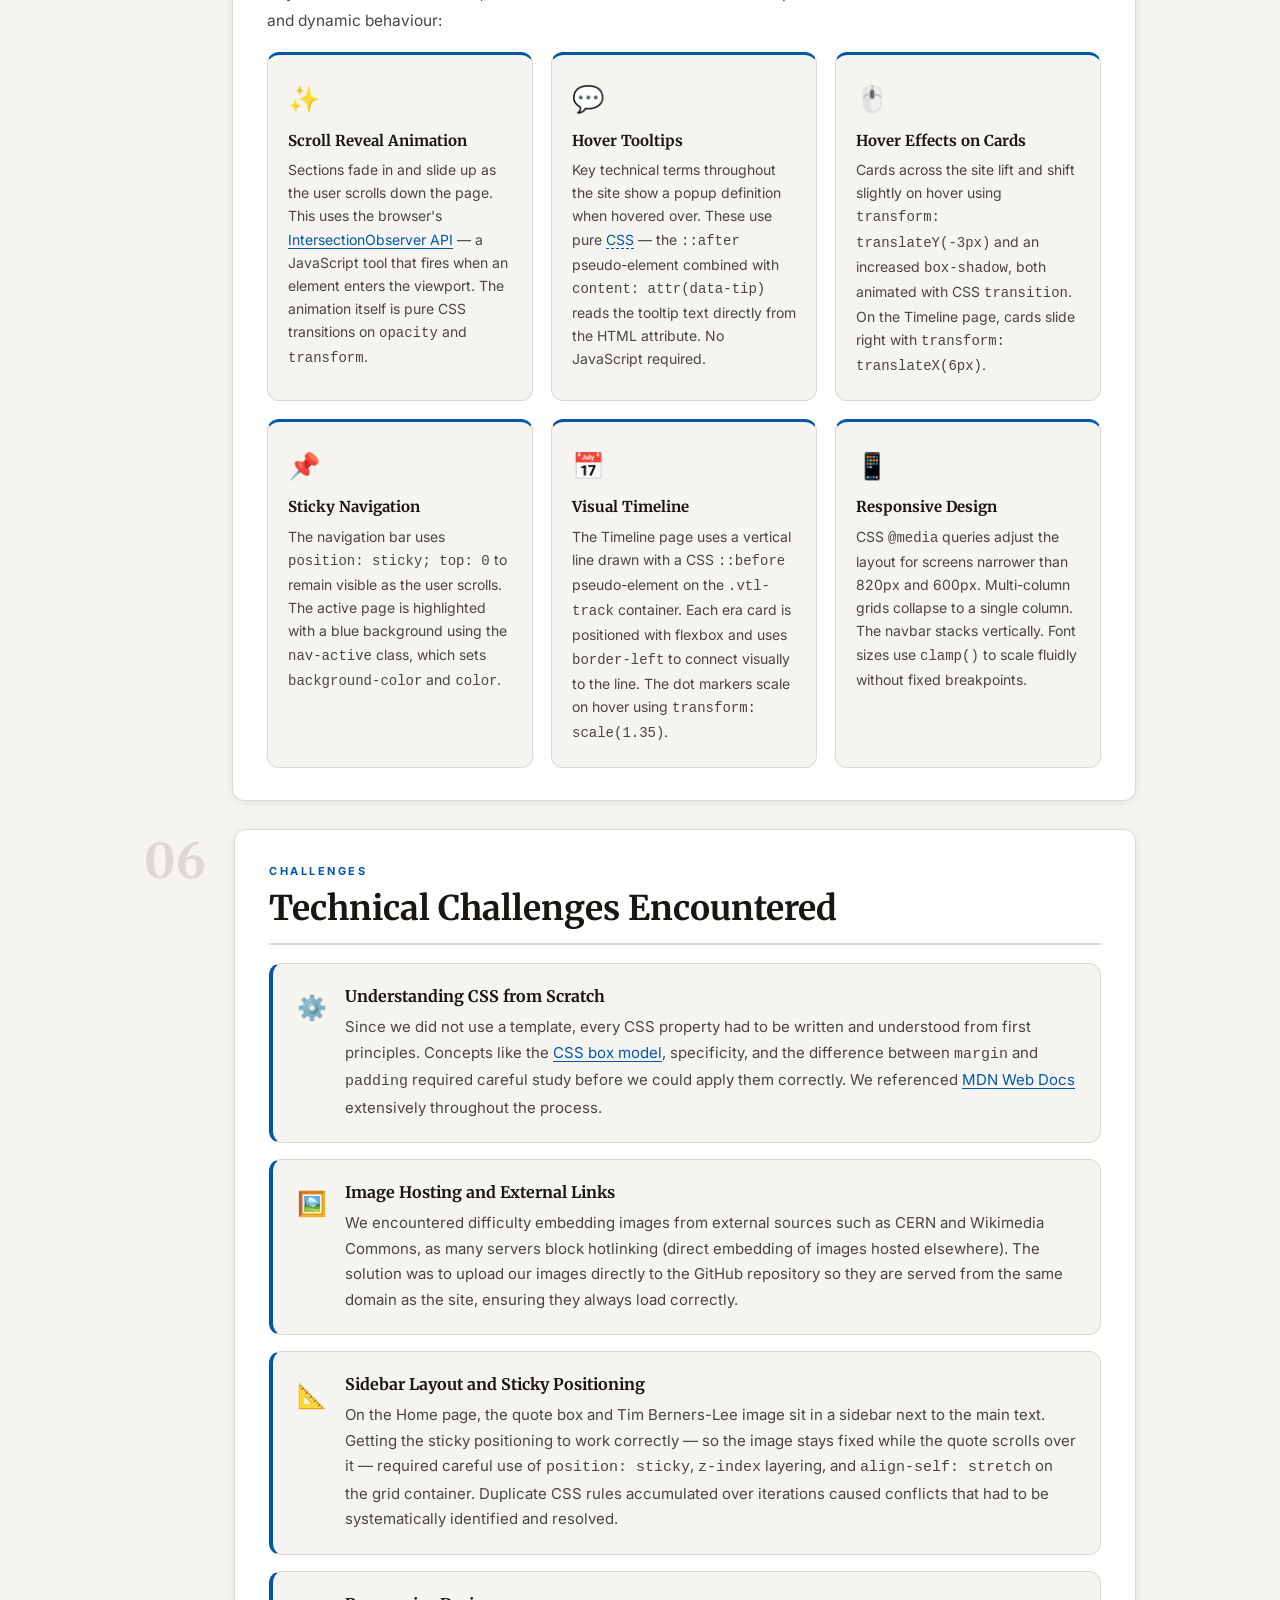
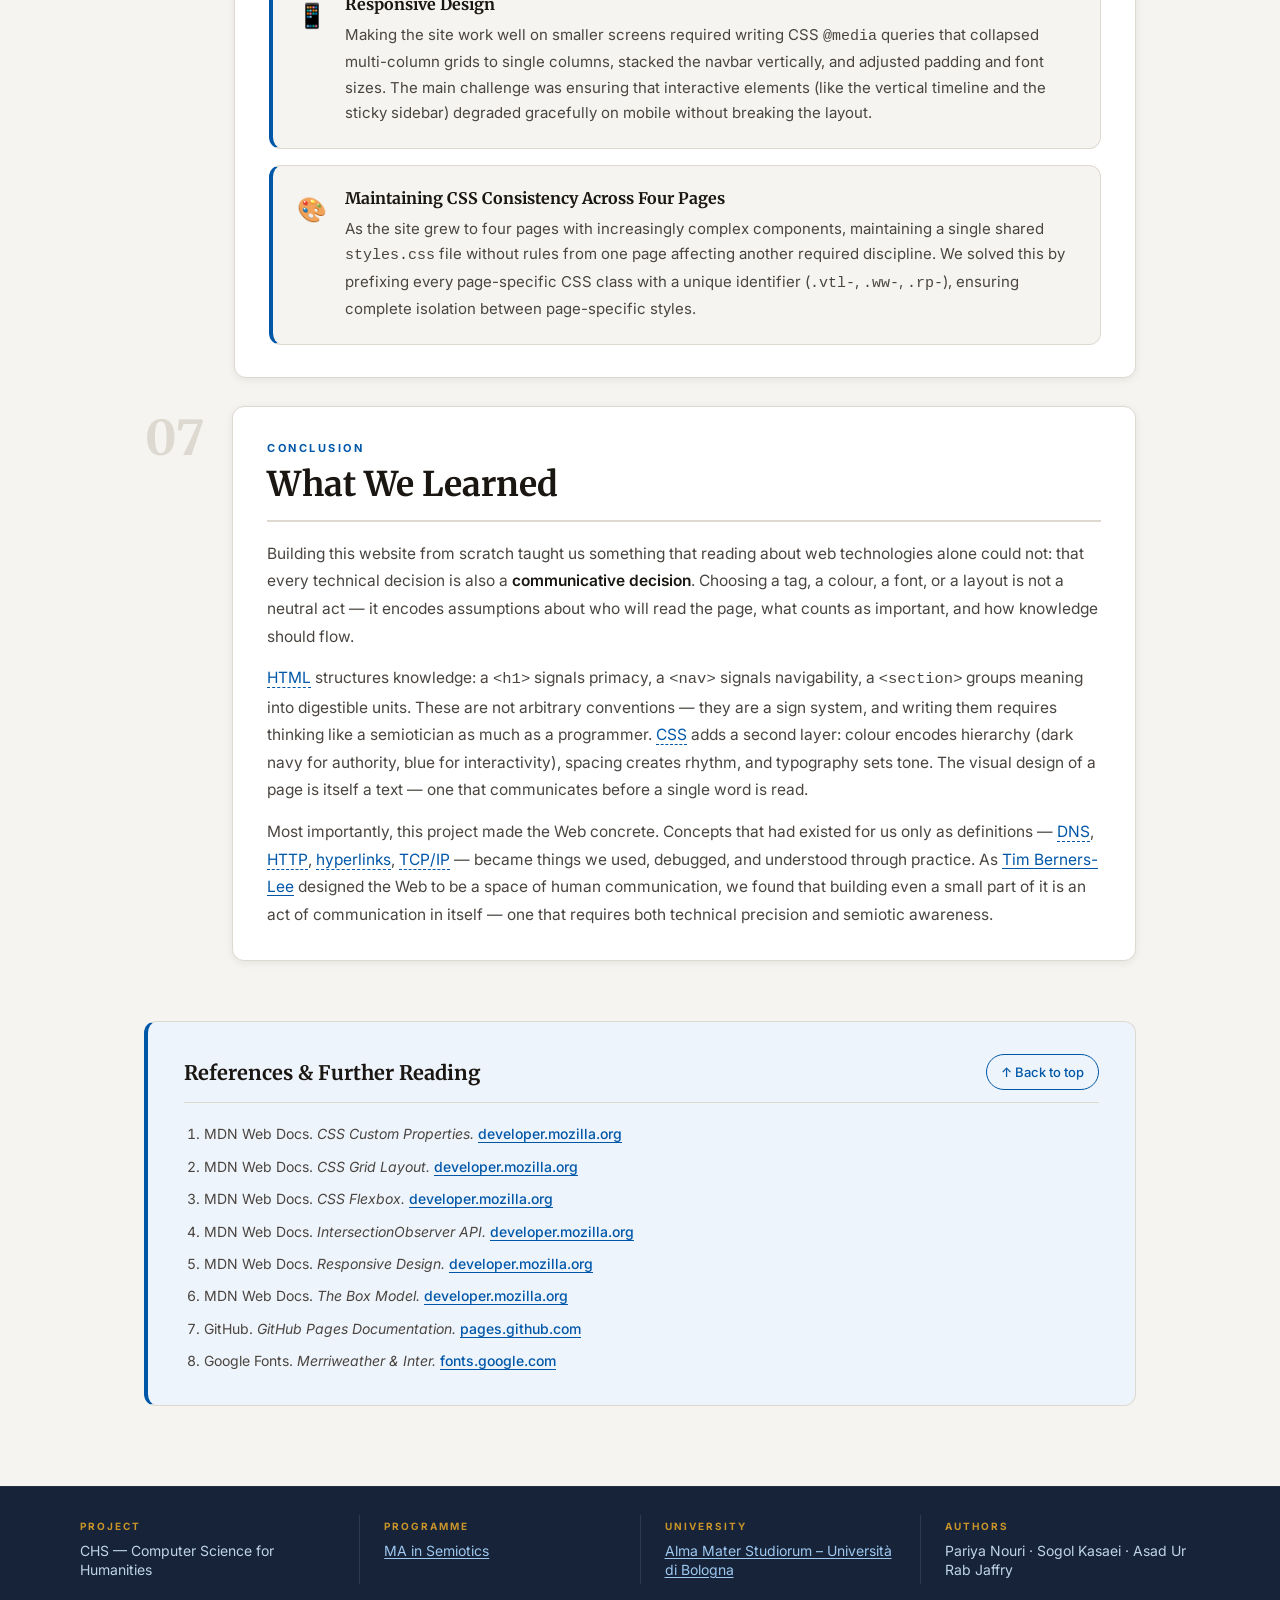
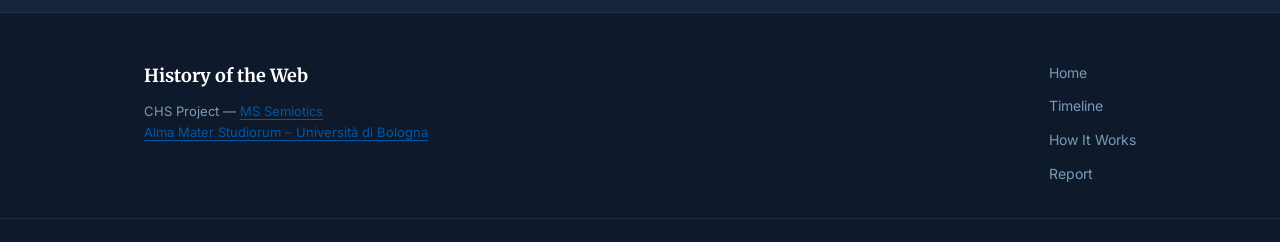
<file: report.html>
<!DOCTYPE html>
<html lang="en">
<head>
  <meta charset="UTF-8">
  <meta name="viewport" content="width=device-width, initial-scale=1.0">
  <title>Report — History of the Web</title>
  <link rel="stylesheet" href="styles.css">
  <link rel="preconnect" href="https://fonts.googleapis.com">
  <link rel="preconnect" href="https://fonts.gstatic.com" crossorigin>
  <link href="https://fonts.googleapis.com/css2?family=Merriweather:ital,wght@0,400;0,700;1,400&family=Inter:wght@400;500;600;700&display=swap" rel="stylesheet">
</head>
<body>

  <!-- TOP BAR -->
  <div id="top" class="topbar">
    <span>
      <a href="https://www.unibo.it/en/study/second-cycle-degree/programme/2026/6824" target="_blank" rel="noopener noreferrer">MS Semiotics</a>
      · <a href="https://www.unibo.it/en/homepage" target="_blank" rel="noopener noreferrer">Università di Bologna</a>
      · CHS Project
    </span>
  </div>

  <!-- NAVBAR -->
  <nav class="navbar" aria-label="Main navigation">
    <a class="logo" href="index.html">History of the Web</a>
    <div class="nav-links">
      <a href="index.html">Home</a>
      <a href="history.html">Timeline</a>
      <a href="web-works.html">How It Works</a>
      <a href="report.html" class="nav-active" aria-current="page">Report</a>
    </div>
  </nav>

  <!-- PAGE HEADER -->
  <div class="page-header">
    <div class="page-header-inner">
      <div class="section-label">Implementation Report</div>
      <h1>How This Website Was Built</h1>
      <p class="lead">
        This page documents the planning, design, and technical decisions behind
        this website — from the choice to build without a template to the
        CSS properties used to create a consistent visual identity. It serves
        as our technical exam report.
      </p>
    </div>
  </div>

  <!-- MAIN -->
  <main class="container">

    <!-- PROJECT OVERVIEW STRIP -->
    <div class="rp-overview reveal">
      <div class="rp-overview-item">
        <span class="rp-overview-label">Project Type</span>
        <span class="rp-overview-value">Static Website</span>
      </div>
      <div class="rp-overview-sep"></div>
      <div class="rp-overview-item">
        <span class="rp-overview-label">Technologies</span>
        <span class="rp-overview-value">HTML · CSS · JavaScript</span>
      </div>
      <div class="rp-overview-sep"></div>
      <div class="rp-overview-item">
        <span class="rp-overview-label">Hosting</span>
        <span class="rp-overview-value">GitHub Pages</span>
      </div>
      <div class="rp-overview-sep"></div>
      <div class="rp-overview-item">
        <span class="rp-overview-label">Pages</span>
        <span class="rp-overview-value">4 (Home · Timeline · How It Works · Report)</span>
      </div>
      <div class="rp-overview-sep"></div>
      <div class="rp-overview-item">
        <span class="rp-overview-label">Live URL</span>
        <span class="rp-overview-value">
          <a href="https://asadjaffry2311-cmyk.github.io/History-of-The-Web/" target="_blank" rel="noopener noreferrer">asadjaffry2311-cmyk.github.io</a>
        </span>
      </div>
    </div>

    <!-- SECTION 1: Template Selection -->
    <section class="rp-section reveal" aria-labelledby="template-heading">
      <div class="rp-section-num">01</div>
      <div class="rp-section-body">
        <div class="section-label">Template Selection</div>
        <h2 id="template-heading" class="section-heading">Why We Built Without a Template</h2>
        <p>
          We deliberately chose <strong>not to use a pre-made template</strong> for
          this website. Instead, we built the entire site from scratch using only
          <a class="tooltip-link" href="https://en.wikipedia.org/wiki/HTML" target="_blank" rel="noopener noreferrer" data-tip="HyperText Markup Language — defines the structure of a web page">HTML</a>
          and
          <a class="tooltip-link" href="https://en.wikipedia.org/wiki/CSS" target="_blank" rel="noopener noreferrer" data-tip="Cascading Style Sheets — controls the visual appearance of a page">CSS</a>,
          hosted via
          <a href="https://pages.github.com/" target="_blank" rel="noopener noreferrer">GitHub Pages</a>.
          This decision was guided by three reasons:
        </p>
        <ul class="rp-list">
          <li>
            <strong>Academic understanding.</strong> Building without a template
            required us to understand every element we used — every tag, every
            CSS property, every layout decision. We could not rely on pre-written
            code we did not fully understand.
          </li>
          <li>
            <strong>Full control.</strong> A custom build gave us direct control
            over the page structure, navigation, colour palette, typography, and
            responsive behaviour — all of which needed to reflect the educational
            purpose of the site.
          </li>
          <li>
            <strong>Alignment with course goals.</strong> The course asked us to
            apply theoretical knowledge of web technologies to a practical
            environment. Building from scratch is a more direct demonstration of
            that knowledge than modifying an existing template.
          </li>
        </ul>
        <p>
          The site was built as a
          <a class="tooltip-link" href="https://en.wikipedia.org/wiki/Static_web_page" target="_blank" rel="noopener noreferrer" data-tip="A static website consists of fixed HTML and CSS files — no server-side processing or database required">static website</a>
          — meaning all pages are pre-built HTML and CSS files, served directly
          by GitHub Pages without any server-side processing. This is both
          appropriate for the project's scope and a direct demonstration of the
          concepts discussed on the
          <a href="web-works.html">How It Works</a> page.
        </p>
      </div>
    </section>

    <!-- SECTION 2: Information Architecture -->
    <section class="rp-section reveal" aria-labelledby="ia-heading">
      <div class="rp-section-num">02</div>
      <div class="rp-section-body">
        <div class="section-label">Information Architecture</div>
        <h2 id="ia-heading" class="section-heading">How We Organised the Site</h2>
        <p>
          The site is organised into four pages, arranged in a deliberate
          progression — from broad context to technical explanation to critical
          reflection. Each page builds on the previous one:
        </p>

        <div class="rp-ia-grid">
          <a class="rp-ia-card" href="index.html">
            <span class="rp-ia-num">01</span>
            <div>
              <strong>Home</strong>
              <p>Introduces the topic, its historical and semiotic relevance, and
              provides a glossary of key terms. Acts as the entry point and
              orientation for all other pages.</p>
            </div>
          </a>
          <a class="rp-ia-card" href="history.html">
            <span class="rp-ia-num">02</span>
            <div>
              <strong>Timeline</strong>
              <p>Traces the chronological development of the Web from ARPANET
              (1969) to the social and mobile Web of today, with sourced facts,
              images, a comparison table, and a glossary.</p>
            </div>
          </a>
          <a class="rp-ia-card" href="web-works.html">
            <span class="rp-ia-num">03</span>
            <div>
              <strong>How It Works</strong>
              <p>Explains the technical process behind opening a website: DNS,
              TCP/IP, HTTP requests and responses, HTML rendering, the DOM, and
              the difference between static and dynamic sites.</p>
            </div>
          </a>
          <a class="rp-ia-card rp-ia-card--active" href="report.html">
            <span class="rp-ia-num">04</span>
            <div>
              <strong>Report (this page)</strong>
              <p>Documents the design decisions, HTML structure, CSS choices,
              and challenges encountered during development. Serves as the
              technical exam report.</p>
            </div>
          </a>
        </div>

        <p>
          Navigation is handled by a sticky top bar present on all four pages.
          The active page is always highlighted in blue so the user always knows
          where they are. Each page also links to the others through contextual
          inline links within the text, creating a network of connections — a
          structure that itself mirrors the
          <a class="tooltip-link" href="https://en.wikipedia.org/wiki/Hyperlink" target="_blank" rel="noopener noreferrer" data-tip="A clickable reference connecting one document to another — the fundamental structure of the Web">hyperlink</a>
          logic of the Web.
        </p>
      </div>
    </section>

    <!-- SECTION 3: Stylistic Choices -->
    <section class="rp-section reveal" aria-labelledby="style-heading">
      <div class="rp-section-num">03</div>
      <div class="rp-section-body">
        <div class="section-label">Stylistic Choices</div>
        <h2 id="style-heading" class="section-heading">Design Decisions and Their Rationale</h2>
        <p>
          Every visual decision was made deliberately to support the educational
          purpose of the site. We were inspired by the design language of
          <a href="https://home.cern/science/computing/the-birth-of-the-web" target="_blank" rel="noopener noreferrer">CERN's website</a>
          — authoritative, clean, and content-first.
        </p>

        <!-- Colour palette -->
        <h3 class="rp-sub-heading">Colour Palette</h3>
        <p>
          The site uses a <strong>dark navy and white</strong> palette for the
          navigation, headers, and footer — conveying authority and seriousness.
          The body uses a warm off-white background
          (<code>#f5f4f0</code>) rather than pure white, which reduces eye strain
          on long reads. The accent colour is a mid-blue (<code>#0057a8</code>),
          used consistently for links, active states, card borders, and
          interactive elements. All colours are defined as
          <a class="tooltip-link" href="https://developer.mozilla.org/en-US/docs/Web/CSS/Using_CSS_custom_properties" target="_blank" rel="noopener noreferrer" data-tip="CSS custom properties allow you to define reusable values (variables) throughout a stylesheet">CSS custom properties</a>
          (variables) in the <code>:root</code> selector, making them easy to
          change consistently across the entire site.
        </p>

        <!-- Colour swatches -->
        <div class="rp-swatches">
          <div class="rp-swatch">
            <div class="rp-swatch-colour" style="background:#0e1a2b"></div>
            <span class="rp-swatch-name">Navy</span>
            <span class="rp-swatch-hex">#0e1a2b</span>
            <span class="rp-swatch-use">Header · Footer · Nav</span>
          </div>
          <div class="rp-swatch">
            <div class="rp-swatch-colour" style="background:#0057a8"></div>
            <span class="rp-swatch-name">Blue</span>
            <span class="rp-swatch-hex">#0057a8</span>
            <span class="rp-swatch-use">Links · Accents · Active</span>
          </div>
          <div class="rp-swatch">
            <div class="rp-swatch-colour" style="background:#f5f4f0; border:1px solid #ddd"></div>
            <span class="rp-swatch-name">Off-white</span>
            <span class="rp-swatch-hex">#f5f4f0</span>
            <span class="rp-swatch-use">Page background</span>
          </div>
          <div class="rp-swatch">
            <div class="rp-swatch-colour" style="background:#ffffff; border:1px solid #ddd"></div>
            <span class="rp-swatch-name">White</span>
            <span class="rp-swatch-hex">#ffffff</span>
            <span class="rp-swatch-use">Cards · Sections</span>
          </div>
          <div class="rp-swatch">
            <div class="rp-swatch-colour" style="background:#c9942a"></div>
            <span class="rp-swatch-name">Gold</span>
            <span class="rp-swatch-hex">#c9942a</span>
            <span class="rp-swatch-use">Accent highlights</span>
          </div>
        </div>

        <!-- Typography -->
        <h3 class="rp-sub-heading">Typography</h3>
        <p>
          The site uses two typefaces loaded from
          <a href="https://fonts.google.com/" target="_blank" rel="noopener noreferrer">Google Fonts</a>:
        </p>
        <ul class="rp-list">
          <li>
            <strong>Merriweather</strong> (serif) — used for all headings
            (<code>h1</code>, <code>h2</code>, <code>h3</code>). A serif face
            conveys academic seriousness and readability, appropriate for an
            educational resource.
          </li>
          <li>
            <strong>Inter</strong> (sans-serif) — used for all body text,
            navigation, and captions. A clean, highly legible typeface designed
            specifically for screen reading.
          </li>
        </ul>
        <p>
          Font sizes use the
          <a class="tooltip-link" href="https://developer.mozilla.org/en-US/docs/Web/CSS/clamp" target="_blank" rel="noopener noreferrer" data-tip="CSS clamp() sets a value that scales fluidly between a minimum and maximum — useful for responsive typography">CSS <code>clamp()</code> function</a>
          for fluid scaling — headings grow and shrink smoothly between screen
          sizes without fixed breakpoints.
        </p>

        <!-- Layout -->
        <h3 class="rp-sub-heading">Layout</h3>
        <p>
          Page content is constrained to a maximum width of
          <code>1060px</code> and centred with <code>margin: 0 auto</code>, keeping
          lines of text readable even on wide screens. The site uses
          <a class="tooltip-link" href="https://developer.mozilla.org/en-US/docs/Web/CSS/CSS_grid_layout" target="_blank" rel="noopener noreferrer" data-tip="CSS Grid — a two-dimensional layout system for arranging elements in rows and columns">CSS Grid</a>
          for multi-column layouts (cards, comparison tables, two-column sections)
          and
          <a class="tooltip-link" href="https://developer.mozilla.org/en-US/docs/Web/CSS/CSS_flexible_box_layout" target="_blank" rel="noopener noreferrer" data-tip="CSS Flexbox — a one-dimensional layout system for arranging elements in a row or column">CSS Flexbox</a>
          for one-dimensional arrangements (navigation, stat strips, footer).
          <code>padding</code>, <code>margin</code>, and <code>gap</code> properties
          control all spacing. <code>border-radius</code> creates the rounded card
          corners. <code>box-shadow</code> lifts cards off the background to create
          visual depth.
        </p>
      </div>
    </section>

    <!-- SECTION 4: HTML and CSS Logic -->
    <section class="rp-section reveal" aria-labelledby="logic-heading">
      <div class="rp-section-num">04</div>
      <div class="rp-section-body">
        <div class="section-label">HTML &amp; CSS Logic</div>
        <h2 id="logic-heading" class="section-heading">How the Code Is Structured</h2>

        <h3 class="rp-sub-heading">HTML Structure</h3>
        <p>
          Every page uses the same semantic HTML skeleton, ensuring consistency
          across the site. Semantic tags are used throughout — not for visual
          reasons, but because they communicate meaning about the content they
          contain:
        </p>

        <div class="rp-code-table">
          <div class="rp-code-row rp-code-header">
            <span>HTML Tag</span>
            <span>What it contains</span>
            <span>Why it was used</span>
          </div>
          <div class="rp-code-row">
            <code>&lt;nav&gt;</code>
            <span>Navigation links</span>
            <span>Signals navigability to browsers and screen readers</span>
          </div>
          <div class="rp-code-row">
            <code>&lt;main&gt;</code>
            <span>Primary page content</span>
            <span>Identifies the central content, skipping nav and footer</span>
          </div>
          <div class="rp-code-row">
            <code>&lt;section&gt;</code>
            <span>Thematic content blocks</span>
            <span>Groups related content with a clear heading</span>
          </div>
          <div class="rp-code-row">
            <code>&lt;article&gt;</code>
            <span>Individual cards</span>
            <span>Marks self-contained content items</span>
          </div>
          <div class="rp-code-row">
            <code>&lt;figure&gt;</code>
            <span>Images with captions</span>
            <span>Associates an image with its description accessibly</span>
          </div>
          <div class="rp-code-row">
            <code>&lt;footer&gt;</code>
            <span>Authors and project info</span>
            <span>Marks supplementary page metadata</span>
          </div>
          <div class="rp-code-row">
            <code>&lt;aside&gt;</code>
            <span>Sidebar quote and image</span>
            <span>Marks content tangentially related to the main text</span>
          </div>
        </div>

        <h3 class="rp-sub-heading">CSS Architecture</h3>
        <p>
          All styling is contained in a single external file,
          <code>styles.css</code>, linked to all four pages via the
          <code>&lt;link rel="stylesheet"&gt;</code> tag. This means any
          change to the stylesheet is instantly reflected across the entire site —
          a direct application of the separation of structure (HTML) and
          presentation (CSS).
        </p>
        <p>
          The CSS file is organised into sections using comments, moving from
          global rules (CSS variables, reset, typography) to shared components
          (navbar, buttons, cards, footer) and then to page-specific additions.
          Each page's unique components use a distinctive class prefix to avoid
          conflicts: <code>.vtl-</code> for the timeline, <code>.ww-</code> for
          How It Works, and <code>.rp-</code> for this report page.
        </p>

        <h3 class="rp-sub-heading">CSS Custom Properties</h3>
        <p>
          All colours, fonts, spacing values, and shadows are defined as CSS
          custom properties in the <code>:root</code> block:
        </p>
        <div class="ww-code-block">
          <code>:root {
  --c-navy:        #0e1a2b;
  --c-blue:        #0057a8;
  --c-bg:          #f5f4f0;
  --c-surface:     #ffffff;
  --font-display:  'Merriweather', Georgia, serif;
  --font-body:     'Inter', Arial, sans-serif;
  --radius-lg:     12px;
  --shadow-md:     0 6px 24px rgba(0,0,0,0.10);
}</code>
        </div>
        <p>
          This system means the entire visual identity of the site can be changed
          by editing just a handful of lines at the top of the CSS file.
        </p>

        <h3 class="rp-sub-heading">Accessibility</h3>
        <p>
          All non-text content has descriptive <code>alt</code> attributes. All
          navigation elements have <code>aria-label</code> attributes. The active
          page in the navbar uses <code>aria-current="page"</code>. Images use
          <code>loading="lazy"</code> for performance. Links open in new tabs with
          <code>target="_blank" rel="noopener noreferrer"</code> for security.
        </p>
      </div>
    </section>

    <!-- SECTION 5: Interactive Features -->
    <section class="rp-section reveal" aria-labelledby="features-heading">
      <div class="rp-section-num">05</div>
      <div class="rp-section-body">
        <div class="section-label">Interactive Features</div>
        <h2 id="features-heading" class="section-heading">What Makes the Site Interactive</h2>
        <p>
          Beyond static HTML and CSS, the site uses a small amount of JavaScript
          and advanced CSS to create interactive and dynamic behaviour:
        </p>

        <div class="rp-feature-grid">
          <div class="rp-feature-card reveal">
            <div class="rp-feature-icon">✨</div>
            <h3>Scroll Reveal Animation</h3>
            <p>
              Sections fade in and slide up as the user scrolls down the page.
              This uses the browser's
              <a href="https://developer.mozilla.org/en-US/docs/Web/API/Intersection_Observer_API" target="_blank" rel="noopener noreferrer">IntersectionObserver API</a>
              — a JavaScript tool that fires when an element enters the viewport.
              The animation itself is pure CSS transitions on <code>opacity</code>
              and <code>transform</code>.
            </p>
          </div>
          <div class="rp-feature-card reveal">
            <div class="rp-feature-icon">💬</div>
            <h3>Hover Tooltips</h3>
            <p>
              Key technical terms throughout the site show a popup definition when
              hovered over. These use pure
              <a class="tooltip-link" href="https://en.wikipedia.org/wiki/CSS" target="_blank" rel="noopener noreferrer" data-tip="Cascading Style Sheets — controls the visual appearance of a page">CSS</a>
              — the <code>::after</code> pseudo-element combined with
              <code>content: attr(data-tip)</code> reads the tooltip text directly
              from the HTML attribute. No JavaScript required.
            </p>
          </div>
          <div class="rp-feature-card reveal">
            <div class="rp-feature-icon">🖱️</div>
            <h3>Hover Effects on Cards</h3>
            <p>
              Cards across the site lift and shift slightly on hover using
              <code>transform: translateY(-3px)</code> and an increased
              <code>box-shadow</code>, both animated with CSS
              <code>transition</code>. On the Timeline page, cards slide right
              with <code>transform: translateX(6px)</code>.
            </p>
          </div>
          <div class="rp-feature-card reveal">
            <div class="rp-feature-icon">📌</div>
            <h3>Sticky Navigation</h3>
            <p>
              The navigation bar uses <code>position: sticky; top: 0</code> to
              remain visible as the user scrolls. The active page is highlighted
              with a blue background using the <code>nav-active</code> class,
              which sets <code>background-color</code> and <code>color</code>.
            </p>
          </div>
          <div class="rp-feature-card reveal">
            <div class="rp-feature-icon">📅</div>
            <h3>Visual Timeline</h3>
            <p>
              The Timeline page uses a vertical line drawn with a CSS
              <code>::before</code> pseudo-element on the <code>.vtl-track</code>
              container. Each era card is positioned with flexbox and uses
              <code>border-left</code> to connect visually to the line. The dot
              markers scale on hover using <code>transform: scale(1.35)</code>.
            </p>
          </div>
          <div class="rp-feature-card reveal">
            <div class="rp-feature-icon">📱</div>
            <h3>Responsive Design</h3>
            <p>
              CSS <code>@media</code> queries adjust the layout for screens
              narrower than 820px and 600px. Multi-column grids collapse to a
              single column. The navbar stacks vertically. Font sizes use
              <code>clamp()</code> to scale fluidly without fixed breakpoints.
            </p>
          </div>
        </div>
      </div>
    </section>

    <!-- SECTION 6: Challenges -->
    <section class="rp-section reveal" aria-labelledby="challenges-heading">
      <div class="rp-section-num">06</div>
      <div class="rp-section-body">
        <div class="section-label">Challenges</div>
        <h2 id="challenges-heading" class="section-heading">Technical Challenges Encountered</h2>

        <div class="rp-challenge-list">
          <div class="rp-challenge reveal">
            <div class="rp-challenge-icon">⚙️</div>
            <div class="rp-challenge-body">
              <h3>Understanding CSS from Scratch</h3>
              <p>
                Since we did not use a template, every CSS property had to be
                written and understood from first principles. Concepts like the
                <a href="https://developer.mozilla.org/en-US/docs/Learn_web_development/Core/Styling_basics/Box_model" target="_blank" rel="noopener noreferrer">CSS box model</a>,
                specificity, and the difference between <code>margin</code> and
                <code>padding</code> required careful study before we could apply
                them correctly. We referenced
                <a href="https://developer.mozilla.org/en-US/docs/Web/CSS" target="_blank" rel="noopener noreferrer">MDN Web Docs</a>
                extensively throughout the process.
              </p>
            </div>
          </div>

          <div class="rp-challenge reveal">
            <div class="rp-challenge-icon">🖼️</div>
            <div class="rp-challenge-body">
              <h3>Image Hosting and External Links</h3>
              <p>
                We encountered difficulty embedding images from external sources
                such as CERN and Wikimedia Commons, as many servers block
                hotlinking (direct embedding of images hosted elsewhere). The
                solution was to upload our images directly to the GitHub repository
                so they are served from the same domain as the site, ensuring
                they always load correctly.
              </p>
            </div>
          </div>

          <div class="rp-challenge reveal">
            <div class="rp-challenge-icon">📐</div>
            <div class="rp-challenge-body">
              <h3>Sidebar Layout and Sticky Positioning</h3>
              <p>
                On the Home page, the quote box and Tim Berners-Lee image sit in
                a sidebar next to the main text. Getting the sticky positioning
                to work correctly — so the image stays fixed while the quote
                scrolls over it — required careful use of <code>position: sticky</code>,
                <code>z-index</code> layering, and <code>align-self: stretch</code>
                on the grid container. Duplicate CSS rules accumulated over
                iterations caused conflicts that had to be systematically
                identified and resolved.
              </p>
            </div>
          </div>

          <div class="rp-challenge reveal">
            <div class="rp-challenge-icon">📱</div>
            <div class="rp-challenge-body">
              <h3>Responsive Design</h3>
              <p>
                Making the site work well on smaller screens required writing
                CSS <code>@media</code> queries that collapsed multi-column grids
                to single columns, stacked the navbar vertically, and adjusted
                padding and font sizes. The main challenge was ensuring that
                interactive elements (like the vertical timeline and the sticky
                sidebar) degraded gracefully on mobile without breaking the layout.
              </p>
            </div>
          </div>

          <div class="rp-challenge reveal">
            <div class="rp-challenge-icon">🎨</div>
            <div class="rp-challenge-body">
              <h3>Maintaining CSS Consistency Across Four Pages</h3>
              <p>
                As the site grew to four pages with increasingly complex
                components, maintaining a single shared <code>styles.css</code>
                file without rules from one page affecting another required
                discipline. We solved this by prefixing every page-specific CSS
                class with a unique identifier (<code>.vtl-</code>,
                <code>.ww-</code>, <code>.rp-</code>), ensuring complete isolation
                between page-specific styles.
              </p>
            </div>
          </div>
        </div>
      </div>
    </section>

    <!-- CONCLUSION -->
    <section class="rp-section reveal" aria-labelledby="conclusion-heading">
      <div class="rp-section-num">07</div>
      <div class="rp-section-body">
        <div class="section-label">Conclusion</div>
        <h2 id="conclusion-heading" class="section-heading">What We Learned</h2>
        <p>
          Building this website from scratch taught us something that reading about
          web technologies alone could not: that every technical decision is also a
          <strong>communicative decision</strong>. Choosing a tag, a colour, a font,
          or a layout is not a neutral act — it encodes assumptions about who will
          read the page, what counts as important, and how knowledge should flow.
        </p>
        <p>
          <a class="tooltip-link" href="https://en.wikipedia.org/wiki/HTML" target="_blank" rel="noopener noreferrer" data-tip="HyperText Markup Language — defines the structure of a web page">HTML</a>
          structures knowledge: a <code>&lt;h1&gt;</code> signals primacy, a
          <code>&lt;nav&gt;</code> signals navigability, a <code>&lt;section&gt;</code>
          groups meaning into digestible units. These are not arbitrary conventions —
          they are a sign system, and writing them requires thinking like a semiotician
          as much as a programmer.
          <a class="tooltip-link" href="https://en.wikipedia.org/wiki/CSS" target="_blank" rel="noopener noreferrer" data-tip="Cascading Style Sheets — controls the visual appearance of a page">CSS</a>
          adds a second layer: colour encodes hierarchy (dark navy for authority, blue
          for interactivity), spacing creates rhythm, and typography sets tone. The
          visual design of a page is itself a text — one that communicates before a
          single word is read.
        </p>
        <p>
          Most importantly, this project made the Web concrete. Concepts that had
          existed for us only as definitions —
          <a class="tooltip-link" href="https://developer.mozilla.org/en-US/docs/Glossary/DNS" target="_blank" rel="noopener noreferrer" data-tip="Domain Name System — translates domain names into IP addresses">DNS</a>,
          <a class="tooltip-link" href="https://developer.mozilla.org/en-US/docs/Glossary/HTTP" target="_blank" rel="noopener noreferrer" data-tip="HyperText Transfer Protocol — the rules browsers and servers use to communicate">HTTP</a>,
          <a class="tooltip-link" href="https://en.wikipedia.org/wiki/Hyperlink" target="_blank" rel="noopener noreferrer" data-tip="A clickable reference connecting one document to another — the fundamental structure of the Web">hyperlinks</a>,
          <a class="tooltip-link" href="https://www.cloudflare.com/learning/network-layer/internet-protocol/" target="_blank" rel="noopener noreferrer" data-tip="Transmission Control Protocol / Internet Protocol — routes data in packets across the network">TCP/IP</a>
          — became things we used, debugged, and understood through practice.
          As <a href="https://www.w3.org/People/Berners-Lee/" target="_blank" rel="noopener noreferrer">Tim Berners-Lee</a>
          designed the Web to be a space of human communication, we found that
          building even a small part of it is an act of communication in itself —
          one that requires both technical precision and semiotic awareness.
        </p>
      </div>
    </section>

    <!-- REFERENCES -->
    <section class="references-section reveal" id="references" aria-labelledby="refs-heading">
      <div class="refs-header">
        <h2 id="refs-heading">References &amp; Further Reading</h2>
        <a href="#top" class="back-to-top" aria-label="Back to top">↑ Back to top</a>
      </div>
      <ol>
        <li>MDN Web Docs. <em>CSS Custom Properties.</em> <a href="https://developer.mozilla.org/en-US/docs/Web/CSS/Using_CSS_custom_properties" target="_blank" rel="noopener noreferrer">developer.mozilla.org</a></li>
        <li>MDN Web Docs. <em>CSS Grid Layout.</em> <a href="https://developer.mozilla.org/en-US/docs/Web/CSS/CSS_grid_layout" target="_blank" rel="noopener noreferrer">developer.mozilla.org</a></li>
        <li>MDN Web Docs. <em>CSS Flexbox.</em> <a href="https://developer.mozilla.org/en-US/docs/Web/CSS/CSS_flexible_box_layout" target="_blank" rel="noopener noreferrer">developer.mozilla.org</a></li>
        <li>MDN Web Docs. <em>IntersectionObserver API.</em> <a href="https://developer.mozilla.org/en-US/docs/Web/API/Intersection_Observer_API" target="_blank" rel="noopener noreferrer">developer.mozilla.org</a></li>
        <li>MDN Web Docs. <em>Responsive Design.</em> <a href="https://developer.mozilla.org/en-US/docs/Learn_web_development/Core/CSS_layout/Responsive_Design" target="_blank" rel="noopener noreferrer">developer.mozilla.org</a></li>
        <li>MDN Web Docs. <em>The Box Model.</em> <a href="https://developer.mozilla.org/en-US/docs/Learn_web_development/Core/Styling_basics/Box_model" target="_blank" rel="noopener noreferrer">developer.mozilla.org</a></li>
        <li>GitHub. <em>GitHub Pages Documentation.</em> <a href="https://pages.github.com/" target="_blank" rel="noopener noreferrer">pages.github.com</a></li>
        <li>Google Fonts. <em>Merriweather &amp; Inter.</em> <a href="https://fonts.google.com/" target="_blank" rel="noopener noreferrer">fonts.google.com</a></li>
      </ol>
    </section>

  </main>

  <!-- ABOUT STRIP -->
  <div class="about-strip">
    <div class="about-strip-inner">
      <div class="about-block">
        <span class="about-label">Project</span>
        <span class="about-value">CHS — Computer Science for Humanities</span>
      </div>
      <div class="about-sep"></div>
      <div class="about-block">
        <span class="about-label">Programme</span>
        <span class="about-value"><a href="https://www.unibo.it/en/study/second-cycle-degree/programme/2026/6824" target="_blank" rel="noopener noreferrer">MA in Semiotics</a></span>
      </div>
      <div class="about-sep"></div>
      <div class="about-block">
        <span class="about-label">University</span>
        <span class="about-value"><a href="https://www.unibo.it/en/homepage" target="_blank" rel="noopener noreferrer">Alma Mater Studiorum – Università di Bologna</a></span>
      </div>
      <div class="about-sep"></div>
      <div class="about-block">
        <span class="about-label">Authors</span>
        <span class="about-value">Pariya Nouri · Sogol Kasaei · Asad Ur Rab Jaffry</span>
      </div>
    </div>
  </div>

  <!-- FOOTER -->
  <footer class="site-footer">
    <div class="footer-inner">
      <div class="footer-brand">
        <span class="footer-logo">History of the Web</span>
        <p>CHS Project — <a href="https://www.unibo.it/en/study/second-cycle-degree/programme/2026/6824" target="_blank" rel="noopener noreferrer">MS Semiotics</a><br>
        <a href="https://www.unibo.it/en/homepage" target="_blank" rel="noopener noreferrer">Alma Mater Studiorum – Università di Bologna</a></p>
      </div>
      <nav class="footer-nav" aria-label="Footer navigation">
        <a href="index.html">Home</a>
        <a href="history.html">Timeline</a>
        <a href="web-works.html">How It Works</a>
        <a href="report.html">Report</a>
      </nav>
    </div>
    <div class="footer-bottom">
      <span>Pariya Nouri · Sogol Kasaei · Asad Ur Rab Jaffry</span>
      <span class="footer-updated">Last updated: June 2026</span>
    </div>
  </footer>

  <!-- SCROLL REVEAL -->
  <script>
    const revealEls = document.querySelectorAll('.reveal');
    const obs = new IntersectionObserver((entries) => {
      entries.forEach(e => {
        if (e.isIntersecting) {
          e.target.classList.add('revealed');
          obs.unobserve(e.target);
        }
      });
    }, { threshold: 0.08 });
    revealEls.forEach(el => obs.observe(el));
  </script>

</body>
</html>
</file>
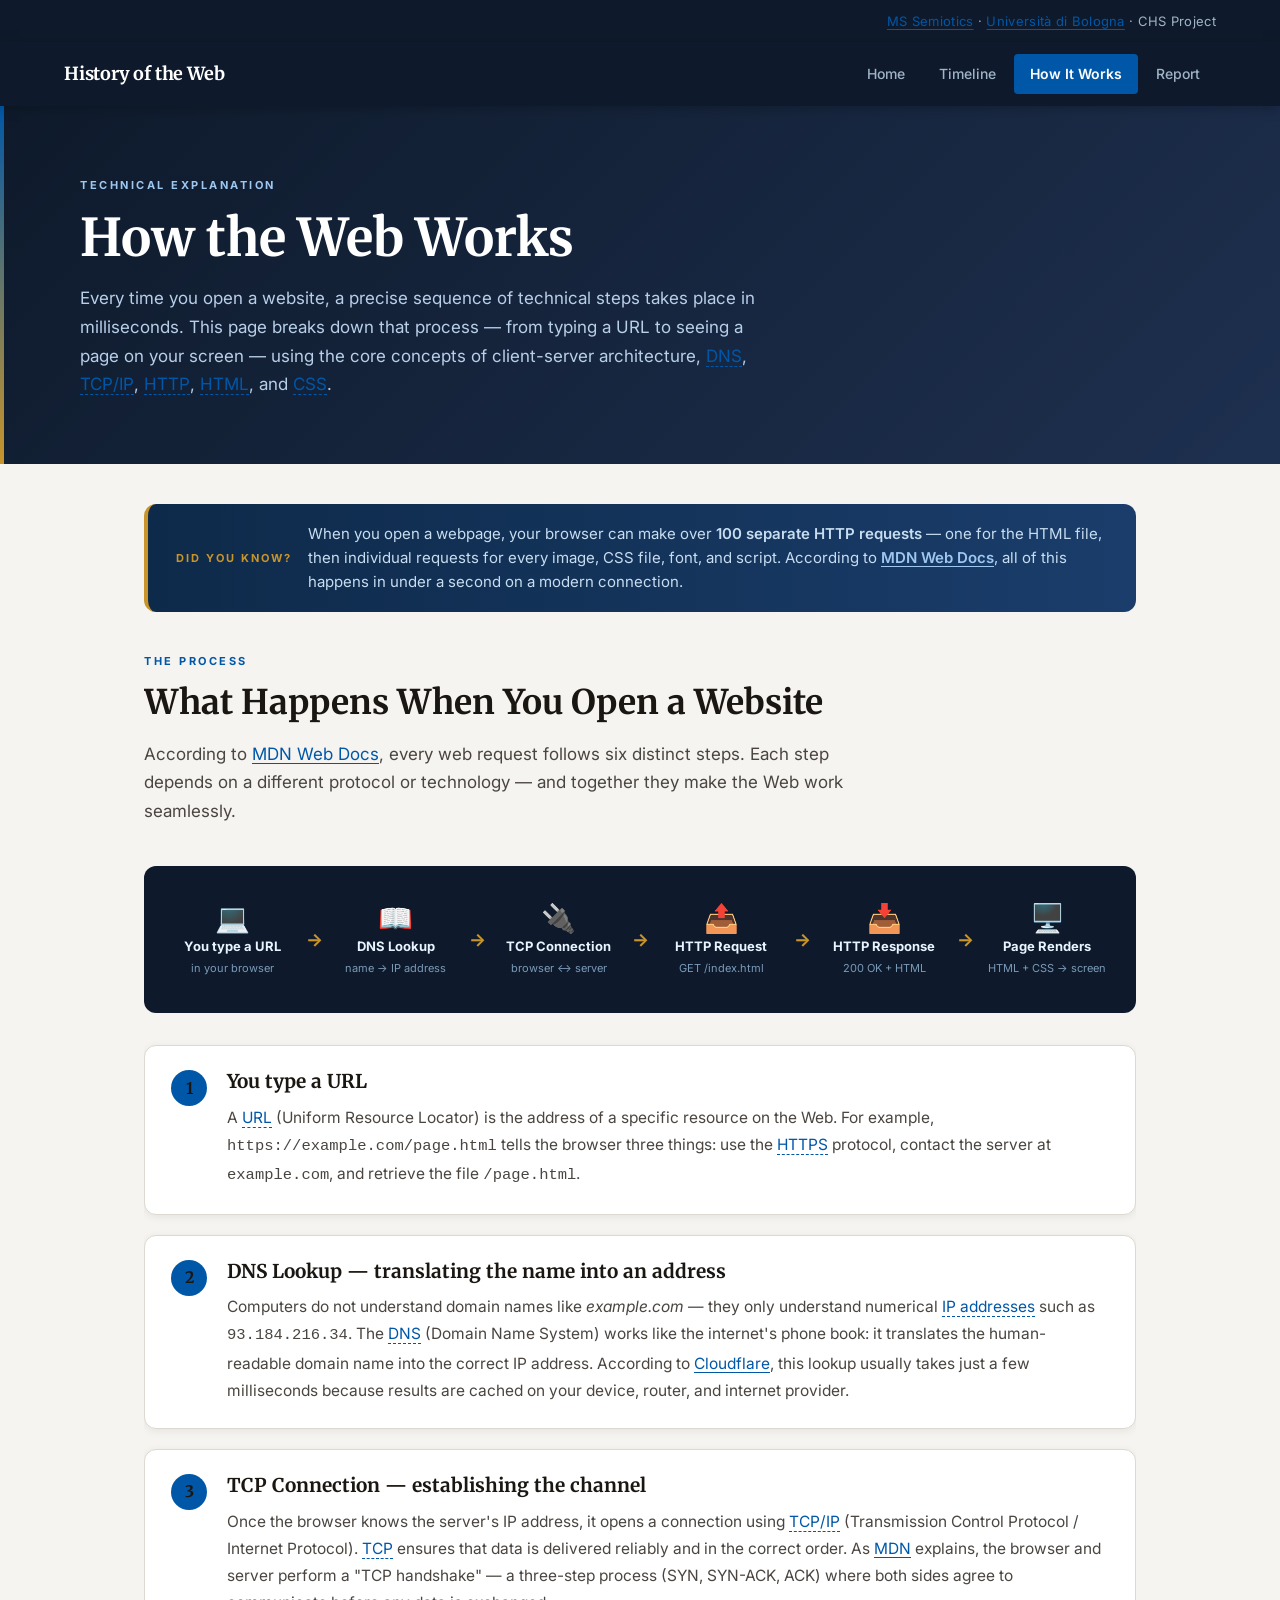
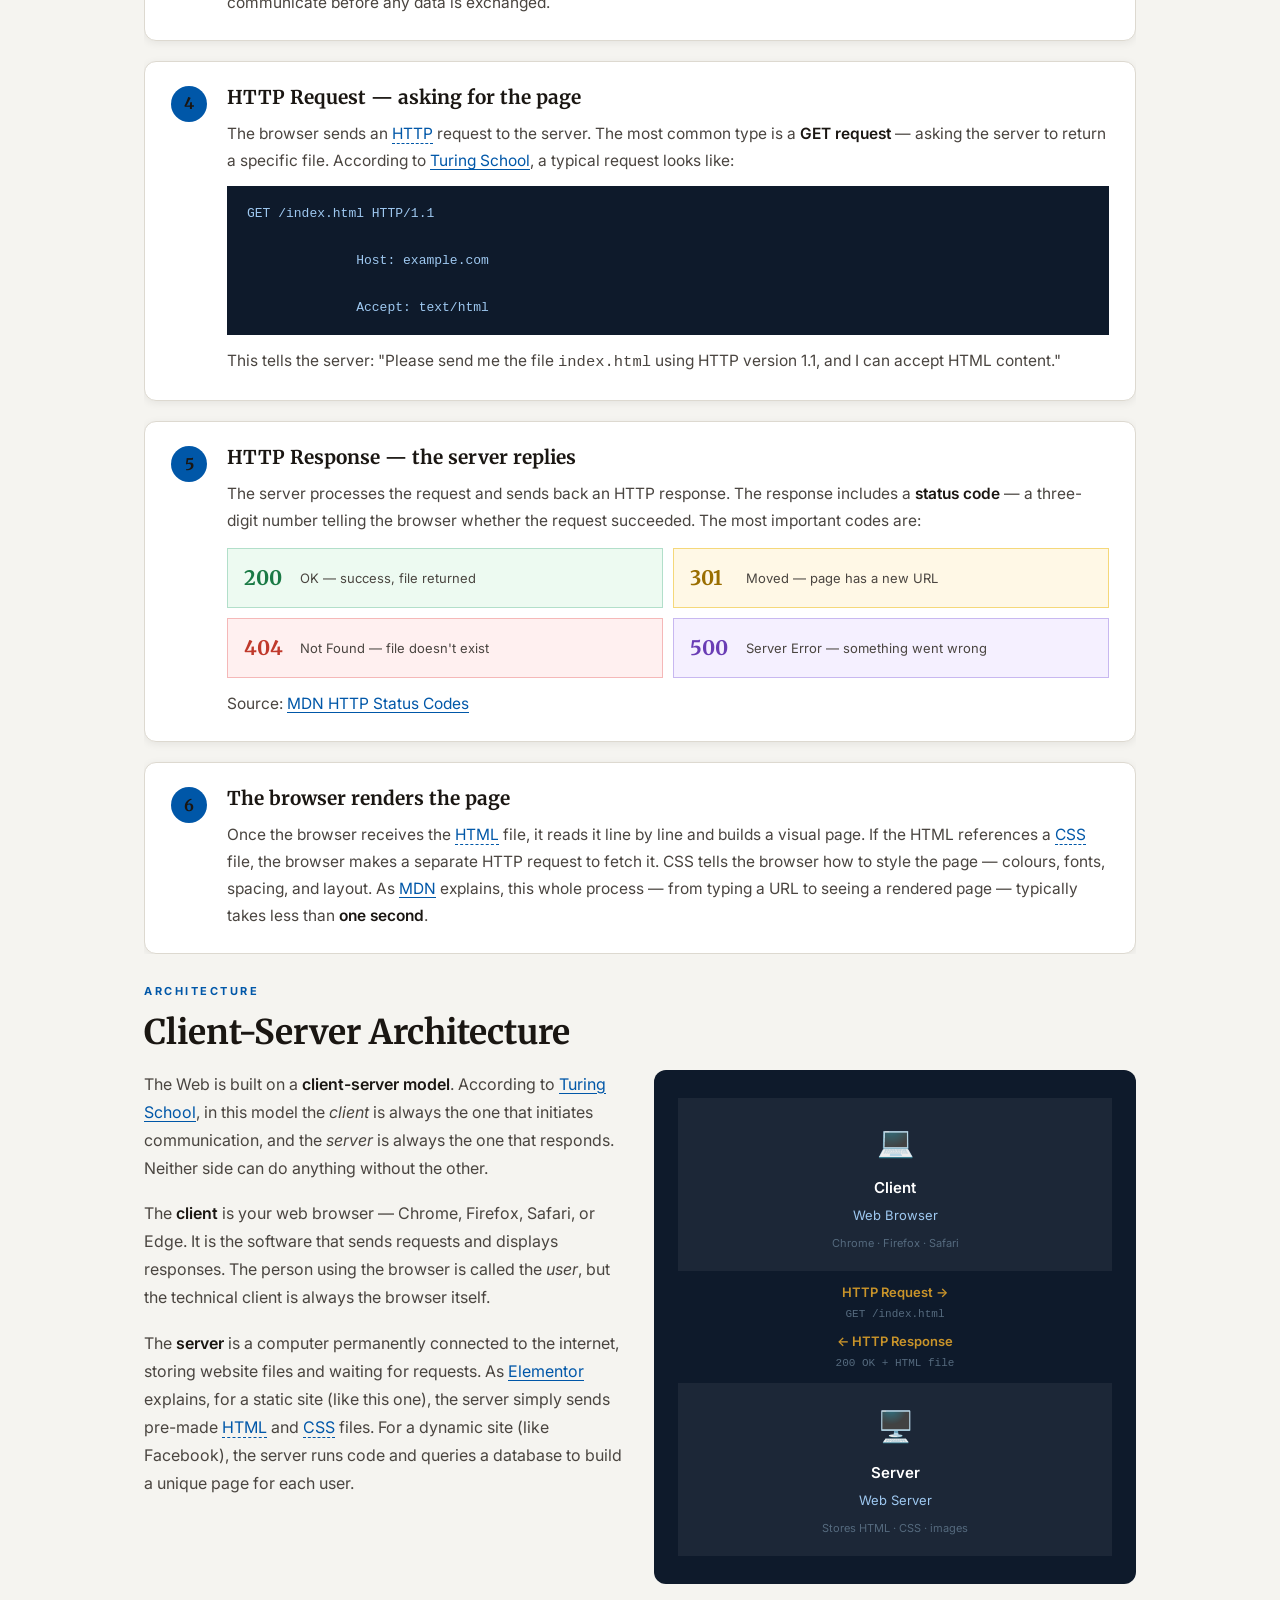
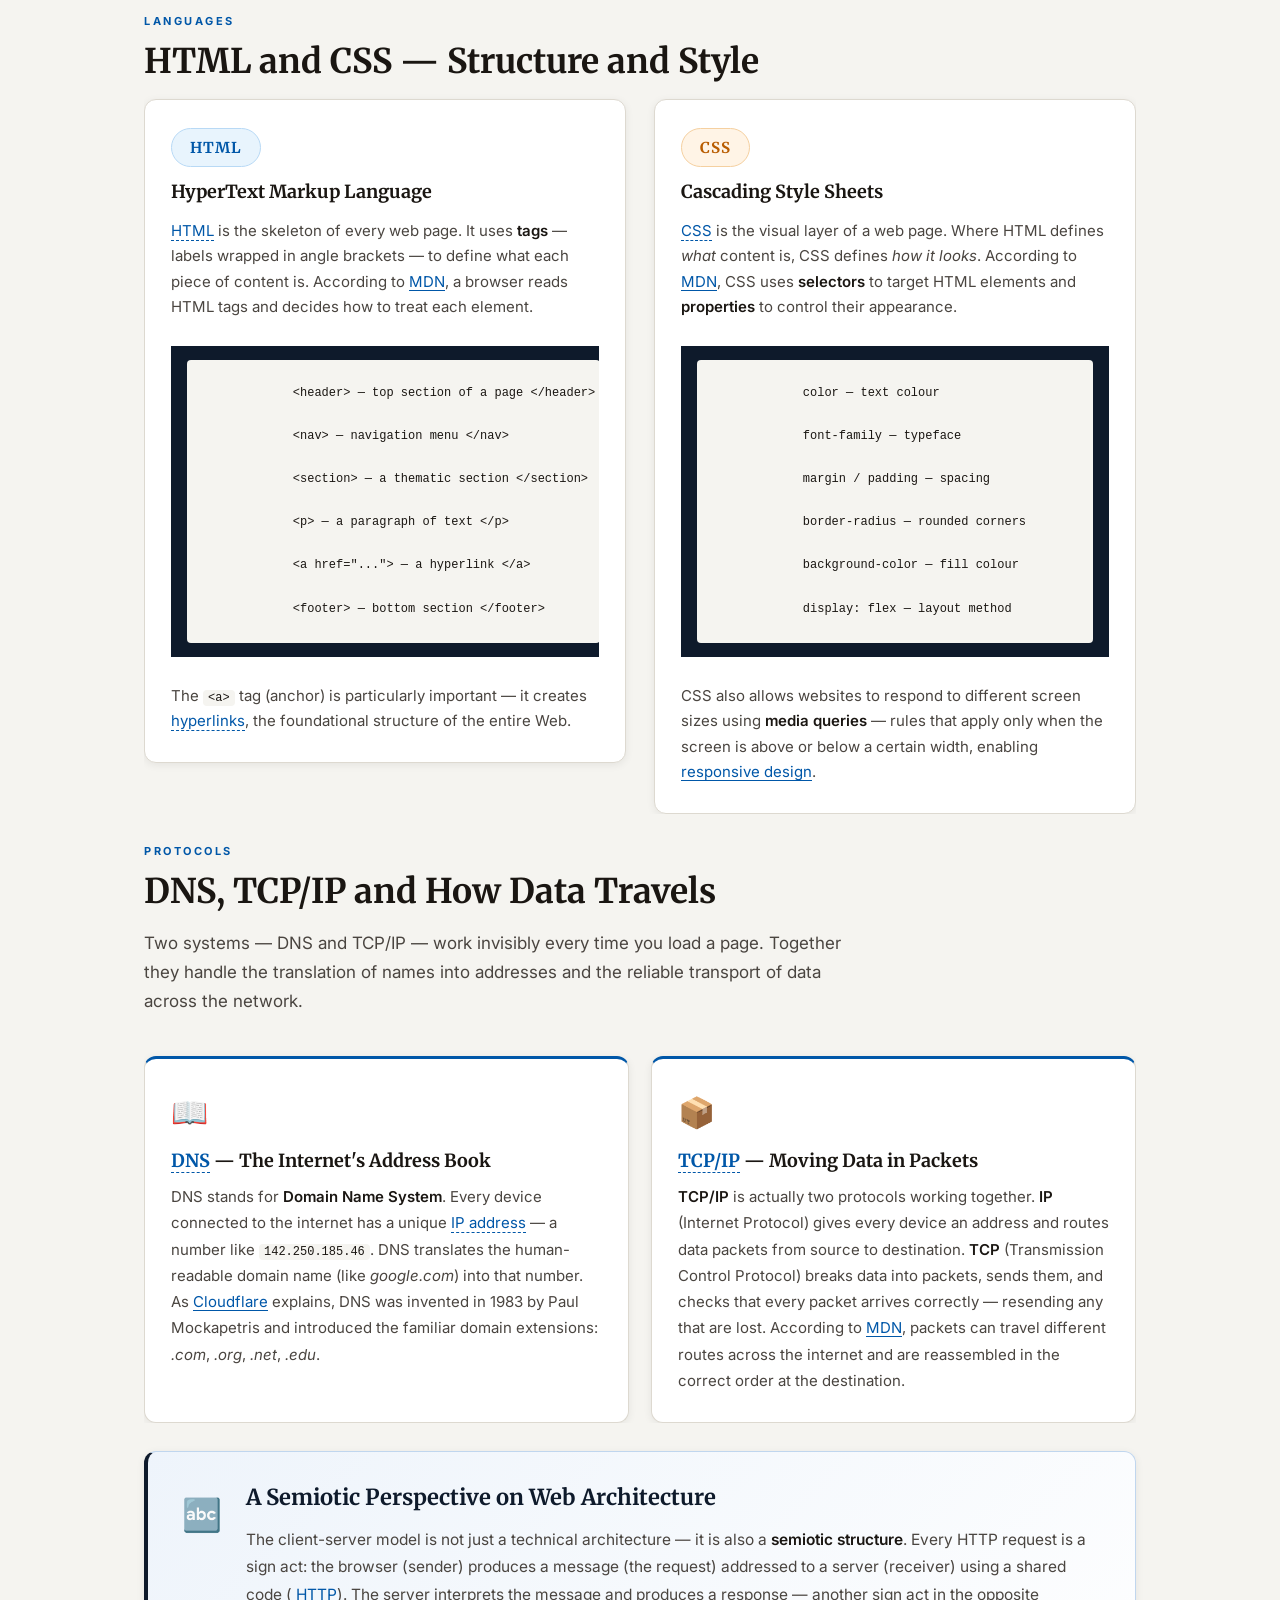
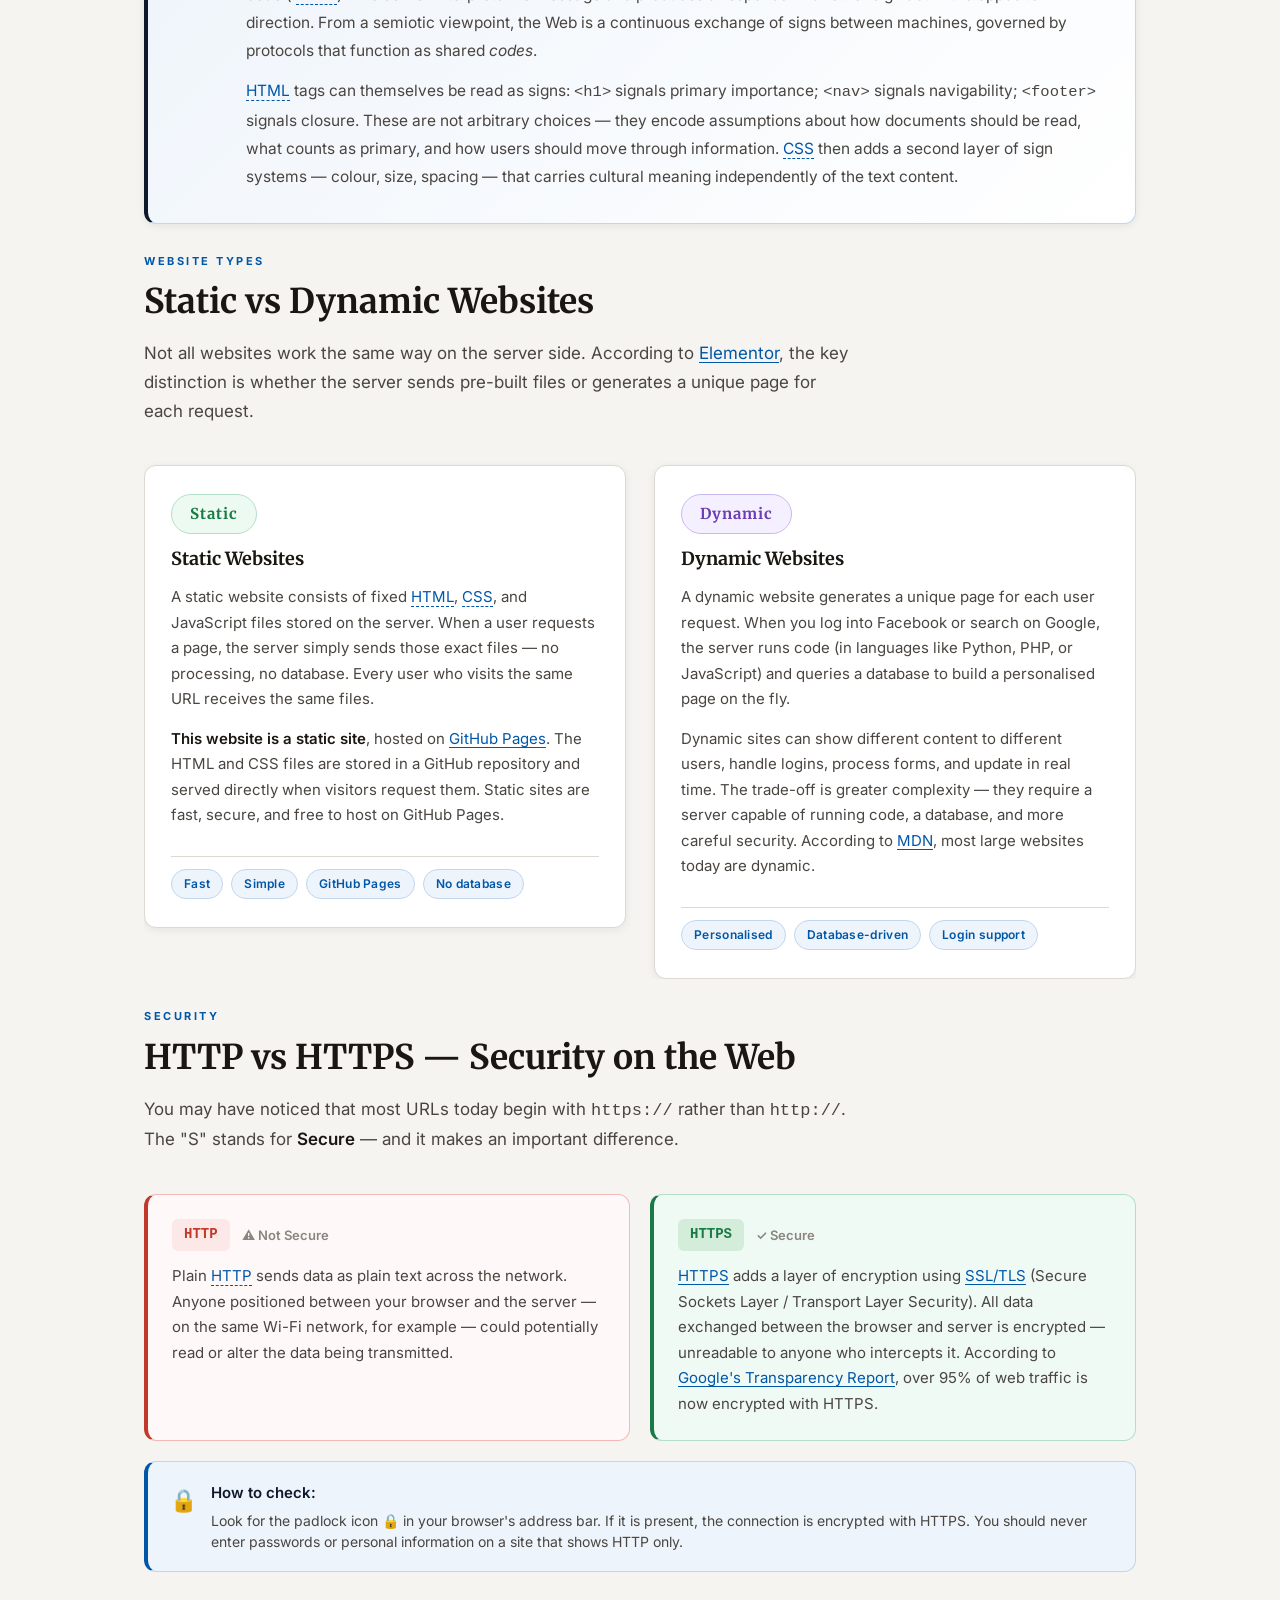
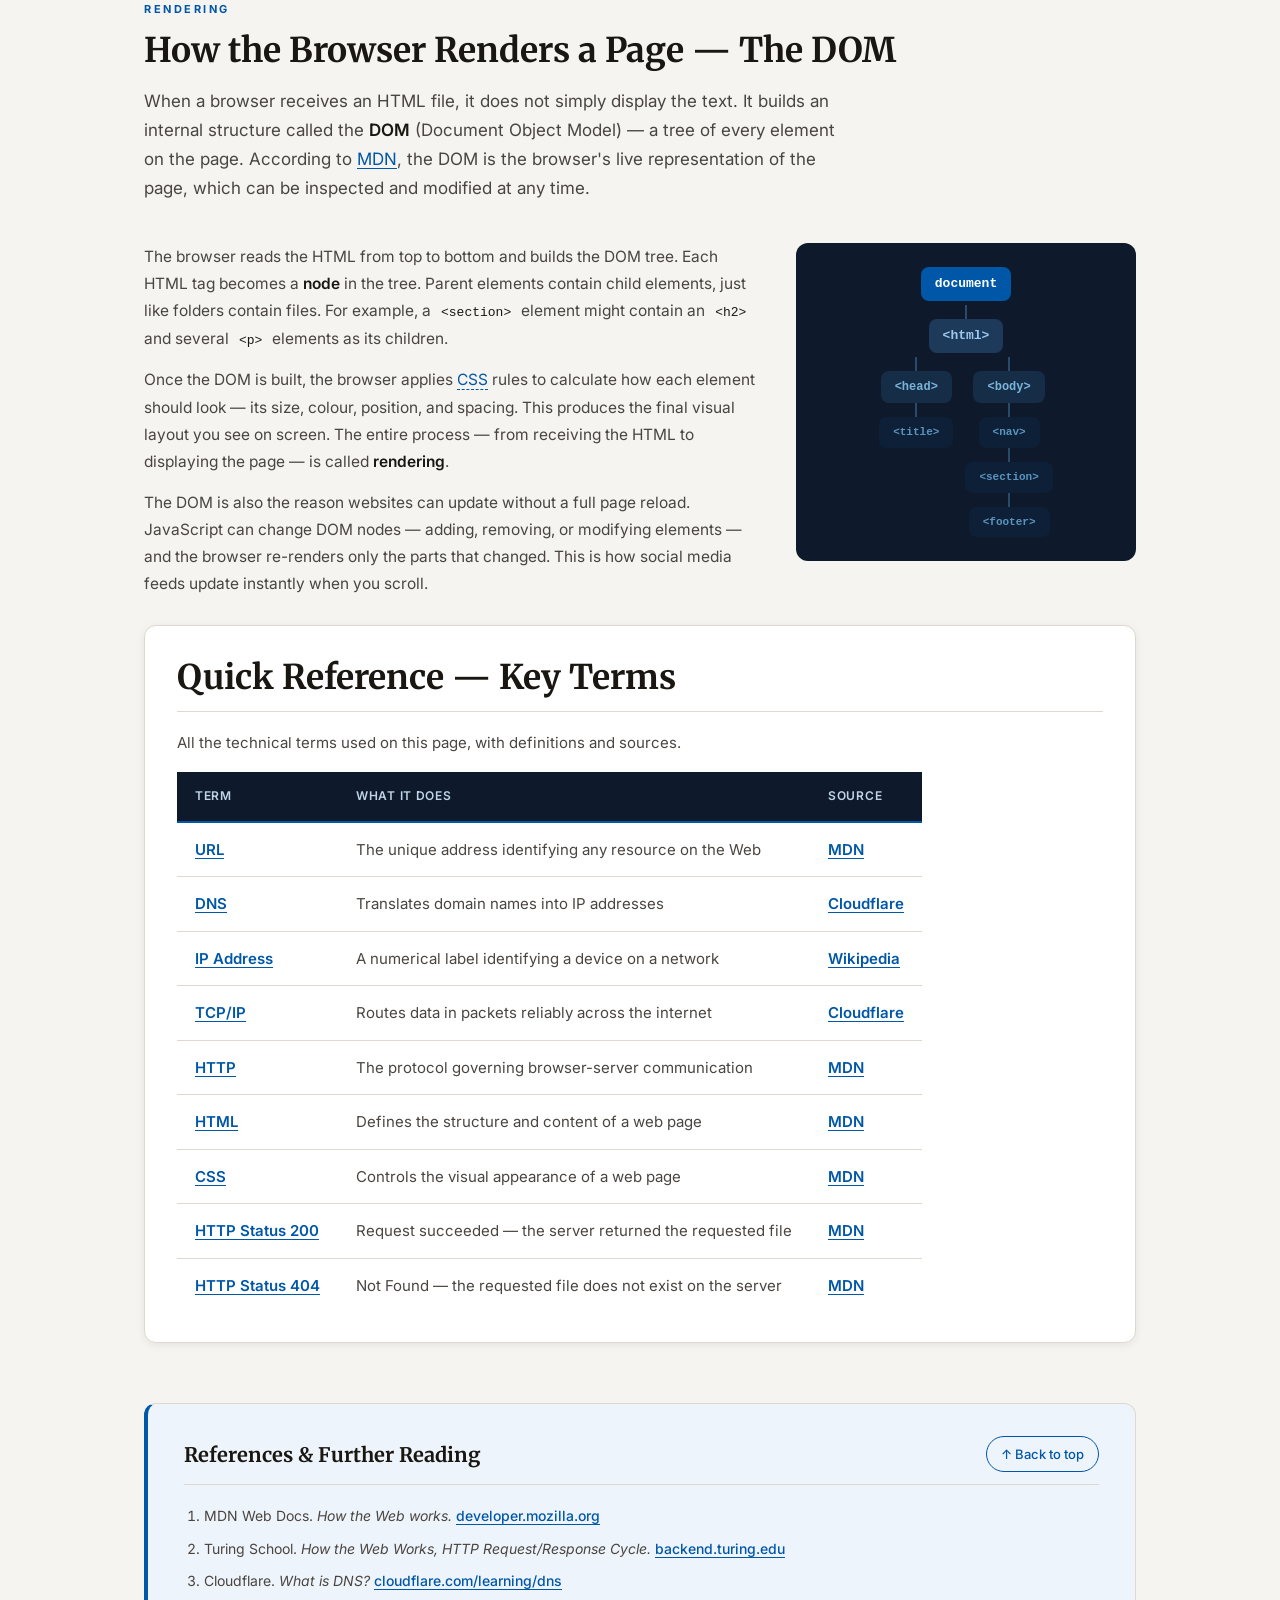
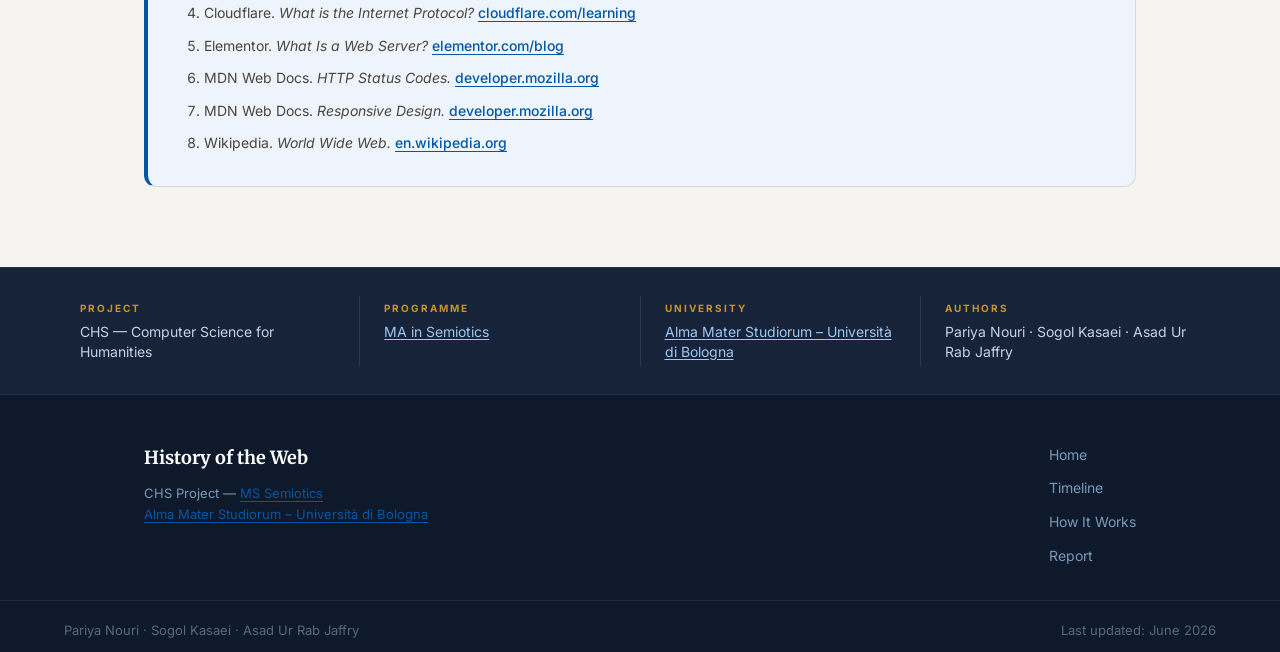
<file: web-works.html>
<!DOCTYPE html>
<html lang="en">
<head>
  <meta charset="UTF-8">
  <meta name="viewport" content="width=device-width, initial-scale=1.0">
  <title>How It Works — History of the Web</title>
  <link rel="stylesheet" href="styles.css">
  <link rel="preconnect" href="https://fonts.googleapis.com">
  <link rel="preconnect" href="https://fonts.gstatic.com" crossorigin>
  <link href="https://fonts.googleapis.com/css2?family=Merriweather:ital,wght@0,400;0,700;1,400&family=Inter:wght@400;500;600;700&display=swap" rel="stylesheet">
</head>
<body>

  <!-- TOP BAR -->
  <div id="top" class="topbar">
    <span>
      <a href="https://www.unibo.it/en/study/second-cycle-degree/programme/2026/6824" target="_blank" rel="noopener noreferrer">MS Semiotics</a>
      · <a href="https://www.unibo.it/en/homepage" target="_blank" rel="noopener noreferrer">Università di Bologna</a>
      · CHS Project
    </span>
  </div>

  <!-- NAVBAR -->
  <nav class="navbar" aria-label="Main navigation">
    <a class="logo" href="index.html">History of the Web</a>
    <div class="nav-links">
      <a href="index.html">Home</a>
      <a href="history.html">Timeline</a>
      <a href="web-works.html" class="nav-active" aria-current="page">How It Works</a>
      <a href="report.html">Report</a>
    </div>
  </nav>

  <!-- PAGE HEADER -->
  <div class="page-header">
    <div class="page-header-inner">
      <div class="section-label">Technical Explanation</div>
      <h1>How the Web Works</h1>
      <p class="lead">
        Every time you open a website, a precise sequence of technical steps
        takes place in milliseconds. This page breaks down that process — from
        typing a URL to seeing a page on your screen — using the core concepts
        of client-server architecture,
        <a class="tooltip-link" href="https://developer.mozilla.org/en-US/docs/Glossary/DNS" target="_blank" rel="noopener noreferrer" data-tip="Domain Name System — translates human-readable domain names into IP addresses">DNS</a>,
        <a class="tooltip-link" href="https://www.cloudflare.com/learning/network-layer/internet-protocol/" target="_blank" rel="noopener noreferrer" data-tip="Transmission Control Protocol / Internet Protocol — routes data in packets across the network">TCP/IP</a>,
        <a class="tooltip-link" href="https://developer.mozilla.org/en-US/docs/Glossary/HTTP" target="_blank" rel="noopener noreferrer" data-tip="HyperText Transfer Protocol — the rules browsers and servers use to communicate">HTTP</a>,
        <a class="tooltip-link" href="https://en.wikipedia.org/wiki/HTML" target="_blank" rel="noopener noreferrer" data-tip="HyperText Markup Language — defines the structure of a web page">HTML</a>,
        and
        <a class="tooltip-link" href="https://en.wikipedia.org/wiki/CSS" target="_blank" rel="noopener noreferrer" data-tip="Cascading Style Sheets — controls the visual appearance of a page">CSS</a>.
      </p>
    </div>
  </div>

  <!-- MAIN -->
  <main class="container">

    <!-- DID YOU KNOW -->
    <div class="did-you-know" role="note" style="margin-top:40px">
      <span class="dyk-label">Did you know?</span>
      <span class="dyk-text">
        When you open a webpage, your browser can make over
        <strong>100 separate HTTP requests</strong> — one for the HTML file, then
        individual requests for every image, CSS file, font, and script. According
        to <a href="https://developer.mozilla.org/en-US/docs/Learn_web_development/Getting_started/Web_standards/How_the_web_works" target="_blank" rel="noopener noreferrer">MDN Web Docs</a>,
        all of this happens in under a second on a modern connection.
      </span>
    </div>

    <!-- SECTION 1: Step by Step Flow -->
    <section class="ww-section reveal" aria-labelledby="steps-heading">
      <div class="section-label">The Process</div>
      <h2 id="steps-heading" class="section-heading">What Happens When You Open a Website</h2>
      <p class="section-intro">
        According to <a href="https://developer.mozilla.org/en-US/docs/Learn_web_development/Getting_started/Web_standards/How_the_web_works" target="_blank" rel="noopener noreferrer">MDN Web Docs</a>,
        every web request follows six distinct steps. Each step depends on a different
        protocol or technology — and together they make the Web work seamlessly.
      </p>

      <!-- Visual flow diagram -->
      <div class="ww-flow" aria-label="Visual diagram of the six steps of a web request">
        <div class="ww-flow-node">
          <div class="ww-flow-icon">💻</div>
          <div class="ww-flow-label">You type a URL</div>
          <div class="ww-flow-sub">in your browser</div>
        </div>
        <div class="ww-flow-arrow" aria-hidden="true">→</div>
        <div class="ww-flow-node">
          <div class="ww-flow-icon">📖</div>
          <div class="ww-flow-label">DNS Lookup</div>
          <div class="ww-flow-sub">name → IP address</div>
        </div>
        <div class="ww-flow-arrow" aria-hidden="true">→</div>
        <div class="ww-flow-node">
          <div class="ww-flow-icon">🔌</div>
          <div class="ww-flow-label">TCP Connection</div>
          <div class="ww-flow-sub">browser ↔ server</div>
        </div>
        <div class="ww-flow-arrow" aria-hidden="true">→</div>
        <div class="ww-flow-node">
          <div class="ww-flow-icon">📤</div>
          <div class="ww-flow-label">HTTP Request</div>
          <div class="ww-flow-sub">GET /index.html</div>
        </div>
        <div class="ww-flow-arrow" aria-hidden="true">→</div>
        <div class="ww-flow-node">
          <div class="ww-flow-icon">📥</div>
          <div class="ww-flow-label">HTTP Response</div>
          <div class="ww-flow-sub">200 OK + HTML</div>
        </div>
        <div class="ww-flow-arrow" aria-hidden="true">→</div>
        <div class="ww-flow-node">
          <div class="ww-flow-icon">🖥️</div>
          <div class="ww-flow-label">Page Renders</div>
          <div class="ww-flow-sub">HTML + CSS → screen</div>
        </div>
      </div>

      <!-- Numbered steps -->
      <ol class="ww-steps">
        <li class="ww-step reveal">
          <div class="ww-step-num">1</div>
          <div class="ww-step-body">
            <h3>You type a URL</h3>
            <p>
              A <a class="tooltip-link" href="https://developer.mozilla.org/en-US/docs/Glossary/URL" target="_blank" rel="noopener noreferrer" data-tip="Uniform Resource Locator — the unique address of any resource on the Web">URL</a>
              (Uniform Resource Locator) is the address of a specific resource on the Web.
              For example, <code>https://example.com/page.html</code> tells the browser
              three things: use the
              <a class="tooltip-link" href="https://developer.mozilla.org/en-US/docs/Glossary/HTTP" target="_blank" rel="noopener noreferrer" data-tip="HyperText Transfer Protocol — the secure version is HTTPS">HTTPS</a>
              protocol, contact the server at <code>example.com</code>, and retrieve
              the file <code>/page.html</code>.
            </p>
          </div>
        </li>

        <li class="ww-step reveal">
          <div class="ww-step-num">2</div>
          <div class="ww-step-body">
            <h3>DNS Lookup — translating the name into an address</h3>
            <p>
              Computers do not understand domain names like <em>example.com</em> —
              they only understand numerical
              <a class="tooltip-link" href="https://en.wikipedia.org/wiki/IP_address" target="_blank" rel="noopener noreferrer" data-tip="Internet Protocol address — a numerical label identifying a device on a network">IP addresses</a>
              such as <code>93.184.216.34</code>. The
              <a class="tooltip-link" href="https://developer.mozilla.org/en-US/docs/Glossary/DNS" target="_blank" rel="noopener noreferrer" data-tip="Domain Name System — translates human-readable domain names into IP addresses">DNS</a>
              (Domain Name System) works like the internet's phone book: it translates
              the human-readable domain name into the correct IP address. According to
              <a href="https://www.cloudflare.com/learning/dns/what-is-dns/" target="_blank" rel="noopener noreferrer">Cloudflare</a>,
              this lookup usually takes just a few milliseconds because results are
              cached on your device, router, and internet provider.
            </p>
          </div>
        </li>

        <li class="ww-step reveal">
          <div class="ww-step-num">3</div>
          <div class="ww-step-body">
            <h3>TCP Connection — establishing the channel</h3>
            <p>
              Once the browser knows the server's IP address, it opens a connection
              using
              <a class="tooltip-link" href="https://www.cloudflare.com/learning/network-layer/internet-protocol/" target="_blank" rel="noopener noreferrer" data-tip="Transmission Control Protocol / Internet Protocol — the foundational communication rules of the Internet">TCP/IP</a>
              (Transmission Control Protocol / Internet Protocol).
              <a class="tooltip-link" href="https://developer.mozilla.org/en-US/docs/Glossary/TCP" target="_blank" rel="noopener noreferrer" data-tip="Transmission Control Protocol — ensures data packets are delivered reliably and in order">TCP</a>
              ensures that data is delivered reliably and in the correct order.
              As <a href="https://developer.mozilla.org/en-US/docs/Learn_web_development/Getting_started/Web_standards/How_the_web_works" target="_blank" rel="noopener noreferrer">MDN</a>
              explains, the browser and server perform a "TCP handshake" — a
              three-step process (SYN, SYN-ACK, ACK) where both sides agree to
              communicate before any data is exchanged.
            </p>
          </div>
        </li>

        <li class="ww-step reveal">
          <div class="ww-step-num">4</div>
          <div class="ww-step-body">
            <h3>HTTP Request — asking for the page</h3>
            <p>
              The browser sends an
              <a class="tooltip-link" href="https://developer.mozilla.org/en-US/docs/Glossary/HTTP" target="_blank" rel="noopener noreferrer" data-tip="HyperText Transfer Protocol — the rules browsers and servers use to communicate">HTTP</a>
              request to the server. The most common type is a
              <strong>GET request</strong> — asking the server to return a specific
              file. According to
              <a href="https://backend.turing.edu/module2/lessons/how_the_web_works_http" target="_blank" rel="noopener noreferrer">Turing School</a>,
              a typical request looks like:
            </p>
            <div class="ww-code-block">
              <code>GET /index.html HTTP/1.1<br>
              Host: example.com<br>
              Accept: text/html</code>
            </div>
            <p>
              This tells the server: "Please send me the file <code>index.html</code>
              using HTTP version 1.1, and I can accept HTML content."
            </p>
          </div>
        </li>

        <li class="ww-step reveal">
          <div class="ww-step-num">5</div>
          <div class="ww-step-body">
            <h3>HTTP Response — the server replies</h3>
            <p>
              The server processes the request and sends back an HTTP response.
              The response includes a <strong>status code</strong> — a three-digit
              number telling the browser whether the request succeeded. The most
              important codes are:
            </p>
            <div class="ww-status-grid">
              <div class="ww-status ww-status--ok">
                <span class="ww-status-code">200</span>
                <span class="ww-status-label">OK — success, file returned</span>
              </div>
              <div class="ww-status ww-status--redirect">
                <span class="ww-status-code">301</span>
                <span class="ww-status-label">Moved — page has a new URL</span>
              </div>
              <div class="ww-status ww-status--error">
                <span class="ww-status-code">404</span>
                <span class="ww-status-label">Not Found — file doesn't exist</span>
              </div>
              <div class="ww-status ww-status--server">
                <span class="ww-status-code">500</span>
                <span class="ww-status-label">Server Error — something went wrong</span>
              </div>
            </div>
            <p style="margin-top:12px">
              Source: <a href="https://developer.mozilla.org/en-US/docs/Web/HTTP/Reference/Status" target="_blank" rel="noopener noreferrer">MDN HTTP Status Codes</a>
            </p>
          </div>
        </li>

        <li class="ww-step reveal">
          <div class="ww-step-num">6</div>
          <div class="ww-step-body">
            <h3>The browser renders the page</h3>
            <p>
              Once the browser receives the
              <a class="tooltip-link" href="https://en.wikipedia.org/wiki/HTML" target="_blank" rel="noopener noreferrer" data-tip="HyperText Markup Language — defines the structure of a web page">HTML</a>
              file, it reads it line by line and builds a visual page. If the HTML
              references a
              <a class="tooltip-link" href="https://en.wikipedia.org/wiki/CSS" target="_blank" rel="noopener noreferrer" data-tip="Cascading Style Sheets — controls the visual appearance of a page">CSS</a>
              file, the browser makes a separate HTTP request to fetch it. CSS
              tells the browser how to style the page — colours, fonts, spacing,
              and layout. As <a href="https://developer.mozilla.org/en-US/docs/Learn_web_development/Getting_started/Web_standards/How_the_web_works" target="_blank" rel="noopener noreferrer">MDN</a>
              explains, this whole process — from typing a URL to seeing a rendered
              page — typically takes less than <strong>one second</strong>.
            </p>
          </div>
        </li>
      </ol>
    </section>

    <!-- SECTION 2: Client-Server -->
    <section class="ww-section reveal" aria-labelledby="cs-heading">
      <div class="section-label">Architecture</div>
      <h2 id="cs-heading" class="section-heading">Client-Server Architecture</h2>
      <div class="ww-two-col">
        <div>
          <p>
            The Web is built on a <strong>client-server model</strong>. According to
            <a href="https://backend.turing.edu/module2/lessons/how_the_web_works_http" target="_blank" rel="noopener noreferrer">Turing School</a>,
            in this model the <em>client</em> is always the one that initiates
            communication, and the <em>server</em> is always the one that responds.
            Neither side can do anything without the other.
          </p>
          <p>
            The <strong>client</strong> is your web browser — Chrome, Firefox, Safari,
            or Edge. It is the software that sends requests and displays responses.
            The person using the browser is called the <em>user</em>, but the technical
            client is always the browser itself.
          </p>
          <p>
            The <strong>server</strong> is a computer permanently connected to the
            internet, storing website files and waiting for requests. As
            <a href="https://elementor.com/blog/what-is-a-web-server/" target="_blank" rel="noopener noreferrer">Elementor</a>
            explains, for a static site (like this one), the server simply sends
            pre-made
            <a class="tooltip-link" href="https://en.wikipedia.org/wiki/HTML" target="_blank" rel="noopener noreferrer" data-tip="HyperText Markup Language — defines the structure of a web page">HTML</a>
            and
            <a class="tooltip-link" href="https://en.wikipedia.org/wiki/CSS" target="_blank" rel="noopener noreferrer" data-tip="Cascading Style Sheets — controls the visual appearance of a page">CSS</a>
            files. For a dynamic site (like Facebook), the server runs code and
            queries a database to build a unique page for each user.
          </p>
        </div>
        <div class="ww-cs-diagram" aria-label="Client-server architecture diagram">
          <div class="ww-cs-box ww-cs-client">
            <div class="ww-cs-icon">💻</div>
            <strong>Client</strong>
            <span>Web Browser</span>
            <span class="ww-cs-examples">Chrome · Firefox · Safari</span>
          </div>
          <div class="ww-cs-arrows">
            <div class="ww-cs-arrow ww-cs-arrow--right">
              <span>HTTP Request →</span>
              <small>GET /index.html</small>
            </div>
            <div class="ww-cs-arrow ww-cs-arrow--left">
              <span>← HTTP Response</span>
              <small>200 OK + HTML file</small>
            </div>
          </div>
          <div class="ww-cs-box ww-cs-server">
            <div class="ww-cs-icon">🖥️</div>
            <strong>Server</strong>
            <span>Web Server</span>
            <span class="ww-cs-examples">Stores HTML · CSS · images</span>
          </div>
        </div>
      </div>
    </section>

    <!-- SECTION 3: HTML and CSS -->
    <section class="ww-section reveal" aria-labelledby="html-heading">
      <div class="section-label">Languages</div>
      <h2 id="html-heading" class="section-heading">HTML and CSS — Structure and Style</h2>
      <div class="ww-two-col">
        <div class="ww-lang-card">
          <div class="ww-lang-badge" style="background:#e8f4fd; color:#0057a8; border-color:#b8d9f5">
            <span>HTML</span>
          </div>
          <h3>HyperText Markup Language</h3>
          <p>
            <a class="tooltip-link" href="https://en.wikipedia.org/wiki/HTML" target="_blank" rel="noopener noreferrer" data-tip="HyperText Markup Language — defines the structure and content of a web page">HTML</a>
            is the skeleton of every web page. It uses
            <strong>tags</strong> — labels wrapped in angle brackets — to define
            what each piece of content is. According to
            <a href="https://developer.mozilla.org/en-US/docs/Glossary/HTML" target="_blank" rel="noopener noreferrer">MDN</a>,
            a browser reads HTML tags and decides how to treat each element.
          </p>
          <div class="ww-code-block">
            <code>
              &lt;header&gt; — top section of a page &lt;/header&gt;<br>
              &lt;nav&gt; — navigation menu &lt;/nav&gt;<br>
              &lt;section&gt; — a thematic section &lt;/section&gt;<br>
              &lt;p&gt; — a paragraph of text &lt;/p&gt;<br>
              &lt;a href="..."&gt; — a hyperlink &lt;/a&gt;<br>
              &lt;footer&gt; — bottom section &lt;/footer&gt;
            </code>
          </div>
          <p>
            The <code>&lt;a&gt;</code> tag (anchor) is particularly important —
            it creates
            <a class="tooltip-link" href="https://en.wikipedia.org/wiki/Hyperlink" target="_blank" rel="noopener noreferrer" data-tip="A clickable reference connecting one document to another — the fundamental structure of the Web">hyperlinks</a>,
            the foundational structure of the entire Web.
          </p>
        </div>

        <div class="ww-lang-card">
          <div class="ww-lang-badge" style="background:#fff4e6; color:#b85c00; border-color:#f5d0a0">
            <span>CSS</span>
          </div>
          <h3>Cascading Style Sheets</h3>
          <p>
            <a class="tooltip-link" href="https://en.wikipedia.org/wiki/CSS" target="_blank" rel="noopener noreferrer" data-tip="Cascading Style Sheets — controls the visual appearance of a web page">CSS</a>
            is the visual layer of a web page. Where HTML defines
            <em>what</em> content is, CSS defines <em>how it looks</em>.
            According to <a href="https://developer.mozilla.org/en-US/docs/Glossary/CSS" target="_blank" rel="noopener noreferrer">MDN</a>,
            CSS uses <strong>selectors</strong> to target HTML elements and
            <strong>properties</strong> to control their appearance.
          </p>
          <div class="ww-code-block">
            <code>
              color — text colour<br>
              font-family — typeface<br>
              margin / padding — spacing<br>
              border-radius — rounded corners<br>
              background-color — fill colour<br>
              display: flex — layout method
            </code>
          </div>
          <p>
            CSS also allows websites to respond to different screen sizes using
            <strong>media queries</strong> — rules that apply only when the screen
            is above or below a certain width, enabling
            <a href="https://developer.mozilla.org/en-US/docs/Learn_web_development/Core/CSS_layout/Responsive_Design" target="_blank" rel="noopener noreferrer">responsive design</a>.
          </p>
        </div>
      </div>
    </section>

    <!-- SECTION 4: DNS and TCP/IP deeper -->
    <section class="ww-section reveal" aria-labelledby="protocols-heading">
      <div class="section-label">Protocols</div>
      <h2 id="protocols-heading" class="section-heading">DNS, TCP/IP and How Data Travels</h2>
      <p class="section-intro">
        Two systems — DNS and TCP/IP — work invisibly every time you load a page.
        Together they handle the translation of names into addresses and the
        reliable transport of data across the network.
      </p>
      <div class="ww-protocol-grid">
        <div class="ww-protocol-card reveal">
          <div class="ww-protocol-icon">📖</div>
          <h3><a class="tooltip-link" href="https://developer.mozilla.org/en-US/docs/Glossary/DNS" target="_blank" rel="noopener noreferrer" data-tip="Domain Name System — translates domain names into IP addresses">DNS</a> — The Internet's Address Book</h3>
          <p>
            DNS stands for <strong>Domain Name System</strong>. Every device
            connected to the internet has a unique
            <a class="tooltip-link" href="https://en.wikipedia.org/wiki/IP_address" target="_blank" rel="noopener noreferrer" data-tip="Internet Protocol address — a numerical label identifying a device on a network">IP address</a>
            — a number like <code>142.250.185.46</code>. DNS translates the
            human-readable domain name (like <em>google.com</em>) into that
            number. As <a href="https://www.cloudflare.com/learning/dns/what-is-dns/" target="_blank" rel="noopener noreferrer">Cloudflare</a>
            explains, DNS was invented in 1983 by Paul Mockapetris and introduced
            the familiar domain extensions: <em>.com</em>, <em>.org</em>,
            <em>.net</em>, <em>.edu</em>.
          </p>
        </div>
        <div class="ww-protocol-card reveal">
          <div class="ww-protocol-icon">📦</div>
          <h3><a class="tooltip-link" href="https://www.cloudflare.com/learning/network-layer/internet-protocol/" target="_blank" rel="noopener noreferrer" data-tip="Transmission Control Protocol / Internet Protocol">TCP/IP</a> — Moving Data in Packets</h3>
          <p>
            <strong>TCP/IP</strong> is actually two protocols working together.
            <strong>IP</strong> (Internet Protocol) gives every device an address
            and routes data packets from source to destination.
            <strong>TCP</strong> (Transmission Control Protocol) breaks data into
            packets, sends them, and checks that every packet arrives correctly —
            resending any that are lost. According to
            <a href="https://developer.mozilla.org/en-US/docs/Learn_web_development/Getting_started/Web_standards/How_the_web_works" target="_blank" rel="noopener noreferrer">MDN</a>,
            packets can travel different routes across the internet and are
            reassembled in the correct order at the destination.
          </p>
        </div>
      </div>
    </section>

    <!-- SECTION 5: Semiotic angle -->
    <section class="semiotic-callout reveal" aria-labelledby="semiotics-ww-heading">
      <div class="sc-icon" aria-hidden="true">🔤</div>
      <div class="sc-body">
        <h2 id="semiotics-ww-heading">A Semiotic Perspective on Web Architecture</h2>
        <p>
          The client-server model is not just a technical architecture — it is also
          a <strong>semiotic structure</strong>. Every HTTP request is a sign act:
          the browser (sender) produces a message (the request) addressed to a server
          (receiver) using a shared code (
          <a class="tooltip-link" href="https://developer.mozilla.org/en-US/docs/Glossary/HTTP" target="_blank" rel="noopener noreferrer" data-tip="HyperText Transfer Protocol — the shared communication code of the Web">HTTP</a>).
          The server interprets the message and produces a response — another sign
          act in the opposite direction. From a semiotic viewpoint, the Web is a
          continuous exchange of signs between machines, governed by protocols that
          function as shared <em>codes</em>.
        </p>
        <p>
          <a class="tooltip-link" href="https://en.wikipedia.org/wiki/HTML" target="_blank" rel="noopener noreferrer" data-tip="HyperText Markup Language — defines the structure of a web page">HTML</a>
          tags can themselves be read as signs: <code>&lt;h1&gt;</code> signals
          primary importance; <code>&lt;nav&gt;</code> signals navigability;
          <code>&lt;footer&gt;</code> signals closure. These are not arbitrary
          choices — they encode assumptions about how documents should be read,
          what counts as primary, and how users should move through information.
          <a class="tooltip-link" href="https://en.wikipedia.org/wiki/CSS" target="_blank" rel="noopener noreferrer" data-tip="Cascading Style Sheets — controls the visual appearance of a page">CSS</a>
          then adds a second layer of sign systems — colour, size, spacing — that
          carries cultural meaning independently of the text content.
        </p>
      </div>
    </section>

    <!-- SECTION: Static vs Dynamic -->
    <section class="ww-section reveal" aria-labelledby="static-heading">
      <div class="section-label">Website Types</div>
      <h2 id="static-heading" class="section-heading">Static vs Dynamic Websites</h2>
      <p class="section-intro">
        Not all websites work the same way on the server side. According to
        <a href="https://elementor.com/blog/what-is-a-web-server/" target="_blank" rel="noopener noreferrer">Elementor</a>,
        the key distinction is whether the server sends pre-built files or generates
        a unique page for each request.
      </p>
      <div class="ww-two-col">
        <div class="ww-lang-card">
          <div class="ww-lang-badge" style="background:#edfaf1; color:#1a7a45; border-color:#b2dfca">
            <span>Static</span>
          </div>
          <h3>Static Websites</h3>
          <p>
            A static website consists of fixed
            <a class="tooltip-link" href="https://en.wikipedia.org/wiki/HTML" target="_blank" rel="noopener noreferrer" data-tip="HyperText Markup Language — defines the structure of a web page">HTML</a>,
            <a class="tooltip-link" href="https://en.wikipedia.org/wiki/CSS" target="_blank" rel="noopener noreferrer" data-tip="Cascading Style Sheets — controls the visual appearance of a page">CSS</a>,
            and JavaScript files stored on the server. When a user requests a page,
            the server simply sends those exact files — no processing, no database.
            Every user who visits the same URL receives the same files.
          </p>
          <p>
            <strong>This website is a static site</strong>, hosted on
            <a href="https://pages.github.com/" target="_blank" rel="noopener noreferrer">GitHub Pages</a>.
            The HTML and CSS files are stored in a GitHub repository and served
            directly when visitors request them. Static sites are fast, secure,
            and free to host on GitHub Pages.
          </p>
          <div class="vtl-tag-row" style="margin-top:14px; padding-top:12px">
            <span class="vtl-tag">Fast</span>
            <span class="vtl-tag">Simple</span>
            <span class="vtl-tag">GitHub Pages</span>
            <span class="vtl-tag">No database</span>
          </div>
        </div>
        <div class="ww-lang-card">
          <div class="ww-lang-badge" style="background:#f5f0ff; color:#6a3db5; border-color:#c8b8f0">
            <span>Dynamic</span>
          </div>
          <h3>Dynamic Websites</h3>
          <p>
            A dynamic website generates a unique page for each user request.
            When you log into Facebook or search on Google, the server runs code
            (in languages like Python, PHP, or JavaScript) and queries a database
            to build a personalised page on the fly.
          </p>
          <p>
            Dynamic sites can show different content to different users, handle
            logins, process forms, and update in real time. The trade-off is
            greater complexity — they require a server capable of running code,
            a database, and more careful security. According to
            <a href="https://developer.mozilla.org/en-US/docs/Learn_web_development/Getting_started/Web_standards/How_the_web_works" target="_blank" rel="noopener noreferrer">MDN</a>,
            most large websites today are dynamic.
          </p>
          <div class="vtl-tag-row" style="margin-top:14px; padding-top:12px">
            <span class="vtl-tag">Personalised</span>
            <span class="vtl-tag">Database-driven</span>
            <span class="vtl-tag">Login support</span>
          </div>
        </div>
      </div>
    </section>

    <!-- SECTION: HTTPS -->
    <section class="ww-section reveal" aria-labelledby="https-heading">
      <div class="section-label">Security</div>
      <h2 id="https-heading" class="section-heading">HTTP vs HTTPS — Security on the Web</h2>
      <p class="section-intro">
        You may have noticed that most URLs today begin with <code>https://</code>
        rather than <code>http://</code>. The "S" stands for <strong>Secure</strong>
        — and it makes an important difference.
      </p>
      <div class="ww-https-grid">
        <div class="ww-https-card ww-https-card--danger">
          <div class="ww-https-header">
            <span class="ww-https-badge">HTTP</span>
            <span class="ww-https-label">⚠ Not Secure</span>
          </div>
          <p>
            Plain <a class="tooltip-link" href="https://developer.mozilla.org/en-US/docs/Glossary/HTTP" target="_blank" rel="noopener noreferrer" data-tip="HyperText Transfer Protocol — data is sent in plain text, readable by anyone intercepting the connection">HTTP</a>
            sends data as plain text across the network. Anyone positioned between
            your browser and the server — on the same Wi-Fi network, for example —
            could potentially read or alter the data being transmitted.
          </p>
        </div>
        <div class="ww-https-card ww-https-card--safe">
          <div class="ww-https-header">
            <span class="ww-https-badge ww-https-badge--safe">HTTPS</span>
            <span class="ww-https-label">✓ Secure</span>
          </div>
          <p>
            <a href="https://developer.mozilla.org/en-US/docs/Glossary/HTTPS" target="_blank" rel="noopener noreferrer">HTTPS</a>
            adds a layer of encryption using
            <a href="https://www.cloudflare.com/learning/ssl/what-is-ssl/" target="_blank" rel="noopener noreferrer">SSL/TLS</a>
            (Secure Sockets Layer / Transport Layer Security). All data exchanged
            between the browser and server is encrypted — unreadable to anyone
            who intercepts it. According to
            <a href="https://transparencyreport.google.com/https/overview" target="_blank" rel="noopener noreferrer">Google's Transparency Report</a>,
            over 95% of web traffic is now encrypted with HTTPS.
          </p>
        </div>
      </div>
      <div class="callout-box" style="margin-top:20px">
        <span class="callout-icon" aria-hidden="true">🔒</span>
        <div>
          <strong>How to check:</strong>
          <p>Look for the padlock icon 🔒 in your browser's address bar. If it is
          present, the connection is encrypted with HTTPS. You should never enter
          passwords or personal information on a site that shows HTTP only.</p>
        </div>
      </div>
    </section>

    <!-- SECTION: The DOM -->
    <section class="ww-section reveal" aria-labelledby="dom-heading">
      <div class="section-label">Rendering</div>
      <h2 id="dom-heading" class="section-heading">How the Browser Renders a Page — The DOM</h2>
      <p class="section-intro">
        When a browser receives an HTML file, it does not simply display the text.
        It builds an internal structure called the
        <strong>DOM</strong> (Document Object Model) — a tree of every element on
        the page. According to
        <a href="https://developer.mozilla.org/en-US/docs/Web/API/Document_Object_Model/Introduction" target="_blank" rel="noopener noreferrer">MDN</a>,
        the DOM is the browser's live representation of the page, which can be
        inspected and modified at any time.
      </p>
      <div class="ww-dom-layout">
        <div class="ww-dom-text">
          <p>
            The browser reads the HTML from top to bottom and builds the DOM tree.
            Each HTML tag becomes a <strong>node</strong> in the tree. Parent elements
            contain child elements, just like folders contain files. For example, a
            <code>&lt;section&gt;</code> element might contain an
            <code>&lt;h2&gt;</code> and several <code>&lt;p&gt;</code> elements as
            its children.
          </p>
          <p>
            Once the DOM is built, the browser applies
            <a class="tooltip-link" href="https://en.wikipedia.org/wiki/CSS" target="_blank" rel="noopener noreferrer" data-tip="Cascading Style Sheets — controls the visual appearance of a page">CSS</a>
            rules to calculate how each element should look — its size, colour,
            position, and spacing. This produces the final visual layout you see
            on screen. The entire process — from receiving the HTML to displaying
            the page — is called <strong>rendering</strong>.
          </p>
          <p>
            The DOM is also the reason websites can update without a full page
            reload. JavaScript can change DOM nodes — adding, removing, or modifying
            elements — and the browser re-renders only the parts that changed.
            This is how social media feeds update instantly when you scroll.
          </p>
        </div>
        <div class="ww-dom-tree" aria-label="Visual diagram of a DOM tree structure">
          <div class="ww-dom-node ww-dom-root">
            <span>document</span>
          </div>
          <div class="ww-dom-branch">
            <div class="ww-dom-connector"></div>
            <div class="ww-dom-node ww-dom-level1">
              <span>&lt;html&gt;</span>
            </div>
            <div class="ww-dom-children">
              <div class="ww-dom-child-group">
                <div class="ww-dom-connector"></div>
                <div class="ww-dom-node ww-dom-level2">
                  <span>&lt;head&gt;</span>
                </div>
                <div class="ww-dom-leaf">
                  <div class="ww-dom-connector"></div>
                  <div class="ww-dom-node ww-dom-level3"><span>&lt;title&gt;</span></div>
                </div>
              </div>
              <div class="ww-dom-child-group">
                <div class="ww-dom-connector"></div>
                <div class="ww-dom-node ww-dom-level2">
                  <span>&lt;body&gt;</span>
                </div>
                <div class="ww-dom-leaf">
                  <div class="ww-dom-connector"></div>
                  <div class="ww-dom-node ww-dom-level3"><span>&lt;nav&gt;</span></div>
                </div>
                <div class="ww-dom-leaf">
                  <div class="ww-dom-connector"></div>
                  <div class="ww-dom-node ww-dom-level3"><span>&lt;section&gt;</span></div>
                </div>
                <div class="ww-dom-leaf">
                  <div class="ww-dom-connector"></div>
                  <div class="ww-dom-node ww-dom-level3"><span>&lt;footer&gt;</span></div>
                </div>
              </div>
            </div>
          </div>
        </div>
      </div>
    </section>

    <!-- QUICK REFERENCE TABLE -->
    <section class="table-section reveal" aria-labelledby="ref-table-heading">
      <h2 id="ref-table-heading">Quick Reference — Key Terms</h2>
      <p style="margin-bottom:16px; color:var(--c-text-mid); font-size:15px">
        All the technical terms used on this page, with definitions and sources.
      </p>
      <table>
        <thead>
          <tr>
            <th scope="col">Term</th>
            <th scope="col">What it does</th>
            <th scope="col">Source</th>
          </tr>
        </thead>
        <tbody>
          <tr>
            <td><strong><a href="https://developer.mozilla.org/en-US/docs/Glossary/URL" target="_blank" rel="noopener noreferrer">URL</a></strong></td>
            <td>The unique address identifying any resource on the Web</td>
            <td><a href="https://developer.mozilla.org/en-US/docs/Glossary/URL" target="_blank" rel="noopener noreferrer">MDN</a></td>
          </tr>
          <tr>
            <td><strong><a href="https://developer.mozilla.org/en-US/docs/Glossary/DNS" target="_blank" rel="noopener noreferrer">DNS</a></strong></td>
            <td>Translates domain names into IP addresses</td>
            <td><a href="https://www.cloudflare.com/learning/dns/what-is-dns/" target="_blank" rel="noopener noreferrer">Cloudflare</a></td>
          </tr>
          <tr>
            <td><strong><a href="https://en.wikipedia.org/wiki/IP_address" target="_blank" rel="noopener noreferrer">IP Address</a></strong></td>
            <td>A numerical label identifying a device on a network</td>
            <td><a href="https://en.wikipedia.org/wiki/IP_address" target="_blank" rel="noopener noreferrer">Wikipedia</a></td>
          </tr>
          <tr>
            <td><strong><a href="https://www.cloudflare.com/learning/network-layer/internet-protocol/" target="_blank" rel="noopener noreferrer">TCP/IP</a></strong></td>
            <td>Routes data in packets reliably across the internet</td>
            <td><a href="https://www.cloudflare.com/learning/network-layer/internet-protocol/" target="_blank" rel="noopener noreferrer">Cloudflare</a></td>
          </tr>
          <tr>
            <td><strong><a href="https://developer.mozilla.org/en-US/docs/Glossary/HTTP" target="_blank" rel="noopener noreferrer">HTTP</a></strong></td>
            <td>The protocol governing browser-server communication</td>
            <td><a href="https://developer.mozilla.org/en-US/docs/Glossary/HTTP" target="_blank" rel="noopener noreferrer">MDN</a></td>
          </tr>
          <tr>
            <td><strong><a href="https://en.wikipedia.org/wiki/HTML" target="_blank" rel="noopener noreferrer">HTML</a></strong></td>
            <td>Defines the structure and content of a web page</td>
            <td><a href="https://developer.mozilla.org/en-US/docs/Glossary/HTML" target="_blank" rel="noopener noreferrer">MDN</a></td>
          </tr>
          <tr>
            <td><strong><a href="https://en.wikipedia.org/wiki/CSS" target="_blank" rel="noopener noreferrer">CSS</a></strong></td>
            <td>Controls the visual appearance of a web page</td>
            <td><a href="https://developer.mozilla.org/en-US/docs/Glossary/CSS" target="_blank" rel="noopener noreferrer">MDN</a></td>
          </tr>
          <tr>
            <td><strong><a href="https://developer.mozilla.org/en-US/docs/Web/HTTP/Reference/Status/200" target="_blank" rel="noopener noreferrer">HTTP Status 200</a></strong></td>
            <td>Request succeeded — the server returned the requested file</td>
            <td><a href="https://developer.mozilla.org/en-US/docs/Web/HTTP/Reference/Status/200" target="_blank" rel="noopener noreferrer">MDN</a></td>
          </tr>
          <tr>
            <td><strong><a href="https://developer.mozilla.org/en-US/docs/Web/HTTP/Reference/Status/404" target="_blank" rel="noopener noreferrer">HTTP Status 404</a></strong></td>
            <td>Not Found — the requested file does not exist on the server</td>
            <td><a href="https://developer.mozilla.org/en-US/docs/Web/HTTP/Reference/Status/404" target="_blank" rel="noopener noreferrer">MDN</a></td>
          </tr>
        </tbody>
      </table>
    </section>

    <!-- REFERENCES -->
    <section class="references-section" id="references" aria-labelledby="refs-heading">
      <div class="refs-header">
        <h2 id="refs-heading">References &amp; Further Reading</h2>
        <a href="#top" class="back-to-top" aria-label="Back to top">↑ Back to top</a>
      </div>
      <ol>
        <li>MDN Web Docs. <em>How the Web works.</em> <a href="https://developer.mozilla.org/en-US/docs/Learn_web_development/Getting_started/Web_standards/How_the_web_works" target="_blank" rel="noopener noreferrer">developer.mozilla.org</a></li>
        <li>Turing School. <em>How the Web Works, HTTP Request/Response Cycle.</em> <a href="https://backend.turing.edu/module2/lessons/how_the_web_works_http" target="_blank" rel="noopener noreferrer">backend.turing.edu</a></li>
        <li>Cloudflare. <em>What is DNS?</em> <a href="https://www.cloudflare.com/learning/dns/what-is-dns/" target="_blank" rel="noopener noreferrer">cloudflare.com/learning/dns</a></li>
        <li>Cloudflare. <em>What is the Internet Protocol?</em> <a href="https://www.cloudflare.com/learning/network-layer/internet-protocol/" target="_blank" rel="noopener noreferrer">cloudflare.com/learning</a></li>
        <li>Elementor. <em>What Is a Web Server?</em> <a href="https://elementor.com/blog/what-is-a-web-server/" target="_blank" rel="noopener noreferrer">elementor.com/blog</a></li>
        <li>MDN Web Docs. <em>HTTP Status Codes.</em> <a href="https://developer.mozilla.org/en-US/docs/Web/HTTP/Reference/Status" target="_blank" rel="noopener noreferrer">developer.mozilla.org</a></li>
        <li>MDN Web Docs. <em>Responsive Design.</em> <a href="https://developer.mozilla.org/en-US/docs/Learn_web_development/Core/CSS_layout/Responsive_Design" target="_blank" rel="noopener noreferrer">developer.mozilla.org</a></li>
        <li>Wikipedia. <em>World Wide Web.</em> <a href="https://en.wikipedia.org/wiki/World_Wide_Web" target="_blank" rel="noopener noreferrer">en.wikipedia.org</a></li>
      </ol>
    </section>

  </main>

  <!-- ABOUT STRIP -->
  <div class="about-strip">
    <div class="about-strip-inner">
      <div class="about-block">
        <span class="about-label">Project</span>
        <span class="about-value">CHS — Computer Science for Humanities</span>
      </div>
      <div class="about-sep"></div>
      <div class="about-block">
        <span class="about-label">Programme</span>
        <span class="about-value"><a href="https://www.unibo.it/en/study/second-cycle-degree/programme/2026/6824" target="_blank" rel="noopener noreferrer">MA in Semiotics</a></span>
      </div>
      <div class="about-sep"></div>
      <div class="about-block">
        <span class="about-label">University</span>
        <span class="about-value"><a href="https://www.unibo.it/en/homepage" target="_blank" rel="noopener noreferrer">Alma Mater Studiorum – Università di Bologna</a></span>
      </div>
      <div class="about-sep"></div>
      <div class="about-block">
        <span class="about-label">Authors</span>
        <span class="about-value">Pariya Nouri · Sogol Kasaei · Asad Ur Rab Jaffry</span>
      </div>
    </div>
  </div>

  <!-- FOOTER -->
  <footer class="site-footer">
    <div class="footer-inner">
      <div class="footer-brand">
        <span class="footer-logo">History of the Web</span>
        <p>CHS Project — <a href="https://www.unibo.it/en/study/second-cycle-degree/programme/2026/6824" target="_blank" rel="noopener noreferrer">MS Semiotics</a><br>
        <a href="https://www.unibo.it/en/homepage" target="_blank" rel="noopener noreferrer">Alma Mater Studiorum – Università di Bologna</a></p>
      </div>
      <nav class="footer-nav" aria-label="Footer navigation">
        <a href="index.html">Home</a>
        <a href="history.html">Timeline</a>
        <a href="web-works.html">How It Works</a>
        <a href="report.html">Report</a>
      </nav>
    </div>
    <div class="footer-bottom">
      <span>Pariya Nouri · Sogol Kasaei · Asad Ur Rab Jaffry</span>
      <span class="footer-updated">Last updated: June 2026</span>
    </div>
  </footer>

  <!-- SCROLL REVEAL -->
  <script>
    const revealEls = document.querySelectorAll('.reveal');
    const obs = new IntersectionObserver((entries) => {
      entries.forEach(e => {
        if (e.isIntersecting) {
          e.target.classList.add('revealed');
          obs.unobserve(e.target);
        }
      });
    }, { threshold: 0.1 });
    revealEls.forEach(el => obs.observe(el));
  </script>

</body>
</html>
</file>
<file: styles.css>
/* =============================================
   HISTORY OF THE WEB — styles.css
   Inspired by CERN.ch design language
   MS Semiotics · Università di Bologna
   ============================================= */

/* ---------- CSS Custom Properties ---------- */
:root {
  /* Colours */
  --c-navy:        #0e1a2b;
  --c-navy-mid:    #162338;
  --c-navy-soft:   #1e3050;
  --c-blue:        #0057a8;
  --c-blue-light:  #1a73d8;
  --c-blue-hover:  #0047891;
  --c-gold:        #c9942a;
  --c-bg:          #f5f4f0;
  --c-surface:     #ffffff;
  --c-border:      #ddd9d0;
  --c-text:        #1a1612;
  --c-text-mid:    #4a4540;
  --c-text-soft:   #8a857e;
  --c-accent-bg:   #eef4fb;

  /* Type */
  --font-serif: 'Merriweather', Georgia, serif;
  --font-sans:  'Inter', Arial, sans-serif;

  /* Spacing */
  --max-w:    1120px;
  --pad-x:    clamp(20px, 5vw, 80px);
  --radius:   6px;
  --radius-lg: 12px;

  /* Shadows */
  --shadow-sm: 0 2px 8px rgba(0,0,0,0.07);
  --shadow-md: 0 6px 24px rgba(0,0,0,0.10);
  --shadow-lg: 0 12px 40px rgba(0,0,0,0.13);
}

/* ---------- Reset ---------- */
*, *::before, *::after { box-sizing: border-box; margin: 0; padding: 0; }
html {
  scroll-behavior: smooth;
  overflow-x: hidden;
}

body {
  font-family: var(--font-sans);
  background: var(--c-bg);
  color: var(--c-text);
  line-height: 1.7;
  -webkit-font-smoothing: antialiased;
  overflow-x: hidden;
  max-width: 100vw;
}

/* ---------- Typography ---------- */
h1,h2,h3,h4 {
  font-family: var(--font-serif);
  color: var(--c-text);
  line-height: 1.25;
}
h1 { font-size: clamp(28px, 4.5vw, 52px); font-weight: 700; }
h2 { font-size: clamp(22px, 3vw, 34px); font-weight: 700; }
h3 { font-size: clamp(16px, 2vw, 20px); font-weight: 700; }

p { color: var(--c-text-mid); margin-bottom: 1.1em; line-height: 1.75; }
p:last-child { margin-bottom: 0; }

a { color: var(--c-blue); text-decoration: underline; text-underline-offset: 3px; transition: color 0.18s; }
a:hover { color: var(--c-blue-light); }

em { font-style: italic; }
strong { color: var(--c-text); font-weight: 600; }

/* ---------- Top Bar ---------- */
.topbar {
  background: var(--c-navy);
  color: #a0b4c8;
  font-size: 13px;
  font-family: var(--font-sans);
  letter-spacing: 0.3px;
  padding: 10px var(--pad-x);
  text-align: right;
}

/* ---------- Navbar ---------- */
.navbar {
  background: var(--c-navy);
  display: flex;
  justify-content: space-between;
  align-items: center;
  padding: 0 var(--pad-x);
  height: 64px;
  position: sticky;
  top: 0;
  z-index: 200;
  box-shadow: 0 2px 12px rgba(0,0,0,0.25);
}

.logo {
  font-family: var(--font-serif);
  font-size: 18px;
  font-weight: 700;
  color: #ffffff;
  text-decoration: none;
  letter-spacing: -0.2px;
}
.logo:hover { color: #9ec8f0; }

.nav-links { display: flex; gap: 2px; }

.nav-links a {
  color: #a0b4c8;
  text-decoration: none;
  font-size: 14px;
  font-weight: 500;
  padding: 8px 16px;
  border-radius: 4px;
  transition: background 0.18s, color 0.18s;
}
.nav-links a:hover { background: var(--c-navy-soft); color: #ffffff; }
.nav-links a.nav-active {
  background: var(--c-blue);
  color: #ffffff;
  font-weight: 600;
}

/* ---------- Hero ---------- */
.hero {
  position: relative;
  background: linear-gradient(135deg, var(--c-navy) 0%, var(--c-navy-soft) 55%, #0e2a4a 100%);
  padding: 100px var(--pad-x) 110px;
  overflow: hidden;
}

/* Decorative grid overlay like CERN */
.hero::before {
  content: '';
  position: absolute;
  inset: 0;
  background-image:
    linear-gradient(rgba(255,255,255,0.03) 1px, transparent 1px),
    linear-gradient(90deg, rgba(255,255,255,0.03) 1px, transparent 1px);
  background-size: 60px 60px;
  pointer-events: none;
}

/* Blue accent line on left */
.hero::after {
  content: '';
  position: absolute;
  left: 0; top: 0; bottom: 0;
  width: 4px;
  background: linear-gradient(to bottom, var(--c-blue), var(--c-gold));
}

.hero-content {
  max-width: var(--max-w);
  margin: 0 auto;
  position: relative;
  z-index: 1;
}

.hero-eyebrow {
  font-size: 12px;
  font-weight: 600;
  text-transform: uppercase;
  letter-spacing: 2.5px;
  color: #9ec8f0;
  margin-bottom: 20px;
}

.hero h1 {
  color: #ffffff;
  max-width: 16ch;
  margin-bottom: 22px;
  font-size: clamp(30px, 5vw, 56px);
  line-height: 1.15;
}

.hero-sub {
  color: #b8cfe8;
  font-size: clamp(16px, 1.8vw, 19px);
  max-width: 60ch;
  margin-bottom: 36px;
  line-height: 1.7;
}

.hero-sub a { color: #9ec8f0; font-weight: 500; }
.hero-sub a:hover { color: #ffffff; }

.hero-actions { display: flex; gap: 14px; flex-wrap: wrap; }

/* ---------- Buttons ---------- */
.btn-primary {
  display: inline-block;
  padding: 13px 28px;
  background: var(--c-blue);
  color: #ffffff;
  text-decoration: none;
  border-radius: var(--radius);
  font-weight: 600;
  font-size: 15px;
  transition: background 0.2s, transform 0.15s;
}
.btn-primary:hover { background: var(--c-blue-light); color: #fff; transform: translateY(-2px); }

.btn-outline {
  display: inline-block;
  padding: 13px 28px;
  background: transparent;
  color: #9ec8f0;
  text-decoration: none;
  border-radius: var(--radius);
  border: 1.5px solid #4a7aaa;
  font-weight: 600;
  font-size: 15px;
  transition: background 0.2s, color 0.2s, border-color 0.2s;
}
.btn-outline:hover { background: rgba(255,255,255,0.08); color: #fff; border-color: #9ec8f0; }

/* ---------- Stat Strip ---------- */
.stat-strip {
  background: var(--c-navy-mid);
  border-bottom: 1px solid rgba(255,255,255,0.06);
}

.stat-strip-inner {
  max-width: var(--max-w);
  margin: 0 auto;
  padding: 0 var(--pad-x);
  display: flex;
  align-items: center;
}

.stat-item {
  flex: 1;
  display: flex;
  flex-direction: column;
  align-items: center;
  text-align: center;
  padding: 28px 20px;
}

.stat-num {
  font-family: var(--font-serif);
  font-size: clamp(28px, 3.5vw, 40px);
  font-weight: 700;
  color: #9ec8f0;
  line-height: 1;
  margin-bottom: 6px;
}

.stat-label {
  font-size: 13px;
  color: #7a9ab8;
  max-width: 22ch;
  line-height: 1.5;
}

.stat-label a { color: #9ec8f0; font-size: 13px; }
.stat-label a:hover { color: #ffffff; }

.stat-sep {
  width: 1px;
  height: 48px;
  background: rgba(255,255,255,0.1);
  flex-shrink: 0;
}

/* ---------- Page Wrap & Container (shared) ---------- */
.page-wrap,
.container {
  max-width: var(--max-w);
  margin: 0 auto;
  padding: 0 var(--pad-x) 80px;
}

/* ---------- Section ---------- */
.section { padding: 70px 0 10px; }

.section-label {
  font-size: 11px;
  font-weight: 700;
  text-transform: uppercase;
  letter-spacing: 2.5px;
  color: var(--c-blue);
  margin-bottom: 10px;
}

.section-heading {
  margin-bottom: 16px;
  color: var(--c-text);
}

.section-intro {
  font-size: 17px;
  color: var(--c-text-mid);
  max-width: 65ch;
  margin-bottom: 40px;
  line-height: 1.7;
}

/* ---------- Divider ---------- */
.divider {
  border: none;
  border-top: 1px solid var(--c-border);
  margin: 0;
}

/* ---------- Card Row (equal height fix) ---------- */
.card-row {
  display: grid;
  grid-template-columns: repeat(3, 1fr);
  gap: 24px;
  align-items: stretch;   /* all cards same height */
}

.card {
  background: var(--c-surface);
  border: 1px solid var(--c-border);
  border-top: 3px solid var(--c-blue);
  border-radius: var(--radius-lg);
  padding: 30px 26px;
  box-shadow: var(--shadow-sm);
  display: flex;
  flex-direction: column;
  gap: 12px;
  transition: box-shadow 0.2s, transform 0.2s;
}

.card:hover {
  box-shadow: var(--shadow-md);
  transform: translateY(-4px);
}

.card-num {
  font-family: var(--font-serif);
  font-size: 13px;
  font-weight: 700;
  color: var(--c-blue);
  letter-spacing: 1px;
}

.card h3 { color: var(--c-text); margin-bottom: 0; }

.card p {
  flex: 1;       /* pushes card-link to bottom of every card */
  font-size: 15px;
  line-height: 1.7;
  margin-bottom: 0;
}

.card-link {
  display: inline-block;
  font-size: 14px;
  font-weight: 600;
  color: var(--c-blue);
  text-decoration: none;
  margin-top: 4px;
  transition: gap 0.2s;
}
.card-link:hover { color: var(--c-blue-light); text-decoration: underline; }

/* ---------- Prose + Pull Quote ---------- */
.prose-columns {
  display: grid;
  grid-template-columns: 1fr 300px;
  gap: 50px;
  align-items: start;
  margin-top: 10px;
  overflow: hidden;
}

.prose-body p { font-size: 16.5px; line-height: 1.8; max-width: none; }



/* ---------- Table ---------- */
.table-wrap {
  overflow-x: auto;
  -webkit-overflow-scrolling: touch;
  border-radius: var(--radius-lg);
  box-shadow: var(--shadow-sm);
  border: 1px solid var(--c-border);
  margin-top: 10px;
}

table {
  width: 100%;
  border-collapse: collapse;
  background: var(--c-surface);
  font-size: 15px;
}

th, td { padding: 14px 18px; text-align: left; vertical-align: top; }

th {
  background: var(--c-navy);
  color: #c0d4e8;
  font-family: var(--font-sans);
  font-size: 12px;
  font-weight: 600;
  text-transform: uppercase;
  letter-spacing: 0.7px;
  border-bottom: 2px solid var(--c-blue);
}

td { border-bottom: 1px solid var(--c-border); color: var(--c-text-mid); }
tbody tr:last-child td { border-bottom: none; }
tbody tr:hover td { background: var(--c-accent-bg); }

td a { font-weight: 600; }

/* ---------- Nav Cards (navigation section) ---------- */
.nav-cards {
  display: flex;
  flex-direction: column;
  gap: 14px;
  margin-top: 10px;
}

.nav-card {
  display: flex;
  align-items: center;
  gap: 22px;
  background: var(--c-surface);
  border: 1px solid var(--c-border);
  border-radius: var(--radius-lg);
  padding: 22px 26px;
  text-decoration: none;
  box-shadow: var(--shadow-sm);
  transition: box-shadow 0.2s, transform 0.2s, border-color 0.2s;
}

.nav-card:hover {
  box-shadow: var(--shadow-md);
  transform: translateX(4px);
  border-color: var(--c-blue);
}

.nav-card-num {
  font-family: var(--font-serif);
  font-size: 22px;
  font-weight: 700;
  color: var(--c-blue);
  flex-shrink: 0;
  width: 42px;
}

.nav-card div { flex: 1; }

.nav-card strong {
  display: block;
  font-size: 16px;
  color: var(--c-text);
  margin-bottom: 4px;
}

.nav-card p {
  margin: 0;
  font-size: 14px;
  color: var(--c-text-soft);
  line-height: 1.5;
}

.nav-card-arrow {
  font-size: 20px;
  color: var(--c-blue);
  flex-shrink: 0;
  transition: transform 0.2s;
}

.nav-card:hover .nav-card-arrow { transform: translateX(4px); }

/* ---------- References ---------- */
.references-section {
  background: var(--c-accent-bg);
  border: 1px solid var(--c-border);
  border-left: 4px solid var(--c-blue);
  border-radius: var(--radius-lg);
  padding: 32px 36px;
  margin-top: 60px;
}

.references-section h2 {
  font-size: 20px;
  margin-bottom: 20px;
  padding-bottom: 12px;
  border-bottom: 1px solid var(--c-border);
}

.references-section ol {
  margin-left: 20px;
  display: flex;
  flex-direction: column;
  gap: 10px;
}

.references-section li {
  font-size: 14px;
  color: var(--c-text-mid);
  line-height: 1.6;
}

.references-section a { font-weight: 500; word-break: break-word; }

/* ---------- Internal page header ---------- */
.page-header {
  background: linear-gradient(135deg, var(--c-navy) 0%, var(--c-navy-soft) 100%);
  padding: 70px var(--pad-x) 65px;
  position: relative;
}

.page-header::after {
  content: '';
  position: absolute;
  left: 0; top: 0; bottom: 0;
  width: 4px;
  background: linear-gradient(to bottom, var(--c-blue), var(--c-gold));
}

.page-header-inner { max-width: var(--max-w); margin: 0 auto; }

.page-header .section-label { color: #9ec8f0; }

.page-header h1 {
  color: #ffffff;
  margin-bottom: 14px;
}

.page-header p.lead {
  font-size: 17px;
  color: #b8cfe8;
  max-width: 62ch;
  line-height: 1.7;
}

/* ---------- Timeline Items ---------- */
.timeline-item {
  background: var(--c-surface);
  padding: 30px 32px;
  margin-bottom: 20px;
  border-radius: var(--radius-lg);
  box-shadow: var(--shadow-sm);
  border: 1px solid var(--c-border);
  border-left: 4px solid var(--c-blue);
}

.timeline-item h2 {
  font-size: clamp(18px, 2.5vw, 24px);
  margin-bottom: 12px;
  color: var(--c-text);
}

.timeline-item p { font-size: 15.5px; }

.timeline-year {
  display: inline-block;
  font-size: 12px;
  font-weight: 700;
  color: #ffffff;
  background: var(--c-blue);
  padding: 3px 12px;
  border-radius: 100px;
  margin-bottom: 10px;
  letter-spacing: 0.5px;
}

/* ---------- Table Section (for inner pages) ---------- */
.table-section {
  background: var(--c-surface);
  padding: 30px 32px;
  margin-bottom: 24px;
  border-radius: var(--radius-lg);
  box-shadow: var(--shadow-sm);
  border: 1px solid var(--c-border);
}

.table-section h2 {
  margin-bottom: 18px;
  padding-bottom: 12px;
  border-bottom: 1px solid var(--c-border);
}

/* ---------- Simple Section (for inner pages) ---------- */
.simple-section {
  background: var(--c-surface);
  padding: 32px 34px;
  margin-bottom: 22px;
  border-radius: var(--radius-lg);
  box-shadow: var(--shadow-sm);
  border: 1px solid var(--c-border);
}

.simple-section h2 {
  margin-bottom: 16px;
  padding-bottom: 12px;
  border-bottom: 1px solid var(--c-border);
}

.simple-section p + p { margin-top: 12px; }

/* ---------- Diagram (How It Works) ---------- */
.diagram-flow {
  display: flex;
  align-items: center;
  justify-content: center;
  gap: 0;
  margin: 28px 0;
  flex-wrap: wrap;
}

.diagram-node {
  background: var(--c-surface);
  border: 1px solid var(--c-border);
  border-radius: var(--radius-lg);
  padding: 18px 14px;
  text-align: center;
  flex: 1;
  min-width: 110px;
  max-width: 150px;
}

.node-icon { font-size: 26px; display: block; margin-bottom: 8px; }
.node-label { font-weight: 600; font-size: 13px; color: var(--c-text); display: block; }
.node-sub { font-size: 11px; color: var(--c-text-soft); margin-top: 4px; display: block; }

.diagram-arrow { font-size: 18px; color: var(--c-blue); padding: 0 8px; align-self: center; flex-shrink: 0; }

/* ---------- Step List ---------- */
.step-list { list-style: none; margin: 18px 0 0; display: flex; flex-direction: column; gap: 16px; }

.step-list li { display: flex; gap: 16px; align-items: flex-start; }

.step-num {
  flex-shrink: 0;
  width: 32px; height: 32px;
  border-radius: 50%;
  background: var(--c-blue);
  color: #fff;
  font-weight: 700;
  font-size: 14px;
  display: flex; align-items: center; justify-content: center;
  font-family: var(--font-serif);
}

.step-text { color: var(--c-text-mid); font-size: 15.5px; line-height: 1.65; padding-top: 5px; }

/* ---------- Nav Guide (inner pages) ---------- */
.nav-guide { list-style: none; margin: 16px 0 0; display: flex; flex-direction: column; gap: 14px; }
.nav-guide li { color: var(--c-text-mid); font-size: 15px; line-height: 1.65; }
.nav-guide a { font-weight: 600; }

/* ---------- Footer ---------- */
.site-footer {
  background: var(--c-navy);
  color: #a0b4c8;
  margin-top: 0;
}

.footer-inner {
  max-width: var(--max-w);
  margin: 0 auto;
  padding: 48px var(--pad-x) 32px;
  display: flex;
  justify-content: space-between;
  align-items: flex-start;
  gap: 40px;
  flex-wrap: wrap;
}

.footer-brand .footer-logo {
  font-family: var(--font-serif);
  font-size: 18px;
  font-weight: 700;
  color: #ffffff;
  display: block;
  margin-bottom: 10px;
}

.footer-brand p {
  font-size: 13px;
  color: #7a9ab8;
  line-height: 1.6;
  margin: 0;
}

.footer-nav {
  display: flex;
  flex-direction: column;
  gap: 10px;
}

.footer-nav a {
  color: #7a9ab8;
  text-decoration: none;
  font-size: 14px;
  transition: color 0.18s;
}
.footer-nav a:hover { color: #ffffff; }

.footer-bottom {
  border-top: 1px solid rgba(255,255,255,0.08);
  text-align: center;
  padding: 18px var(--pad-x);
  font-size: 13px;
  color: #556a7e;
}

/* ---------- Responsive ---------- */
@media (max-width: 900px) {
  .card-row { grid-template-columns: 1fr; }
  .prose-columns { grid-template-columns: 1fr; gap: 30px; }
  .stat-strip-inner { flex-direction: column; }
  .stat-sep { width: 60px; height: 1px; }
  .stat-item { padding: 20px; }
}

@media (max-width: 600px) {
  .navbar {
    flex-direction: column;
    height: auto;
    padding: 16px 20px;
    gap: 12px;
    position: static;
  }
  .nav-links { flex-wrap: wrap; justify-content: center; }
  .hero { padding: 60px 20px 70px; }
  .hero-actions { flex-direction: column; }
  .page-wrap { padding: 0 20px 60px; }
  .simple-section, .timeline-item, .table-section, .references-section { padding: 22px 18px; }
  table { font-size: 13px; }
  th, td { padding: 10px 12px; }
  .footer-inner { flex-direction: column; gap: 24px; padding: 32px 20px 24px; }
}


/* =============================================
   NEW COMPONENTS — added in upgrade
   ============================================= */

/* ---------- Did You Know Banner ---------- */
.did-you-know {
  display: flex;
  align-items: center;
  gap: 16px;
  background: linear-gradient(90deg, #0e2a4a 0%, #1a3d6b 100%);
  border-left: 4px solid var(--c-gold);
  border-radius: var(--radius-lg);
  padding: 18px 28px;
  margin: 40px 0;
}

.dyk-label {
  flex-shrink: 0;
  font-size: 11px;
  font-weight: 700;
  text-transform: uppercase;
  letter-spacing: 2px;
  color: var(--c-gold);
  white-space: nowrap;
  font-family: var(--font-sans);
}

.dyk-text {
  font-size: 15px;
  color: #c8ddf0;
  line-height: 1.6;
}

.dyk-text strong {
  color: #c8ddf0;    /* same as surrounding text, not highlighted */
  font-weight: 600;
}

.dyk-text a {
  color: #9ec8f0;
  font-weight: 600;
}
.dyk-text a:hover { color: #ffffff; }

/* ---------- Callout Box ---------- */
.callout-box {
  display: flex;
  align-items: flex-start;
  gap: 14px;
  background: var(--c-accent-bg);
  border: 1px solid #c0d6ee;
  border-left: 4px solid var(--c-blue);
  border-radius: var(--radius-lg);
  padding: 18px 22px;
  margin-top: 24px;
}

.callout-icon {
  font-size: 22px;
  flex-shrink: 0;
  margin-top: 2px;
}

.callout-box strong {
  display: block;
  color: var(--c-navy);
  font-size: 15px;
  margin-bottom: 4px;
}

.callout-box p {
  margin: 0;
  font-size: 14px;
  color: var(--c-text-mid);
  line-height: 1.55;
}

.callout-box a {
  font-weight: 600;
  font-size: 14px;
}

/* ---------- Sidebar Right (quote + image) ---------- */
.sidebar-right {
  display: flex;
  flex-direction: column;
  gap: 0;
  align-self: stretch;
  min-width: 0;
}

/* Quote scrolls normally — sits above image, higher z-index covers it */
.pull-quote {
  position: relative;
  z-index: 2;
  background: var(--c-accent-bg);
  border-left: 4px solid var(--c-blue);
  border-radius: var(--radius-lg);
  padding: 24px 22px;
  margin-bottom: 0;
}

/* Image is sticky ONLY within .sidebar-right — stops when sidebar ends */
.side-figure {
  position: sticky;
  top: 80px;
  z-index: 1;
  border-radius: var(--radius-lg);
  overflow: hidden;
  border: 1px solid var(--c-border);
  box-shadow: var(--shadow-md);
}



.pull-quote p {
  font-family: var(--font-serif);
  font-size: 16px;
  font-style: italic;
  color: var(--c-navy);
  line-height: 1.65;
  margin-bottom: 12px;
}

.pull-quote p::before { content: '\201C'; }
.pull-quote p::after  { content: '\201D'; }

.pull-quote cite {
  font-size: 13px;
  color: var(--c-text-soft);
  font-style: normal;
}
.pull-quote cite a { font-size: 13px; }

/* ---------- Side Figure (image in sidebar) ---------- */

.side-figure img {
  width: 100%;
  height: 200px;
  object-fit: cover;
  display: block;
}

.side-figure figcaption {
  padding: 10px 14px;
  font-size: 12px;
  color: var(--c-text-soft);
  background: var(--c-surface);
  line-height: 1.5;
  border-top: 1px solid var(--c-border);
}

.side-figure figcaption a {
  font-size: 12px;
}

/* ---------- Inline Figure (image above table) ---------- */
.inline-figure {
  border-radius: var(--radius-lg);
  overflow: hidden;
  border: 1px solid var(--c-border);
  box-shadow: var(--shadow-md);
  margin-bottom: 24px;
}

.inline-figure img {
  width: 100%;
  max-height: 340px;
  object-fit: cover;
  object-position: top;
  display: block;
}

.inline-figure figcaption {
  padding: 12px 18px;
  font-size: 13px;
  color: var(--c-text-soft);
  background: var(--c-surface);
  line-height: 1.55;
  border-top: 1px solid var(--c-border);
}

.inline-figure figcaption a { font-size: 13px; }

/* ---------- Timeline Preview Strip ---------- */
.timeline-preview {
  background: var(--c-surface);
  border: 1px solid var(--c-border);
  border-radius: var(--radius-lg);
  padding: 28px 32px;
  margin: 40px 0;
  box-shadow: var(--shadow-sm);
}

.tp-header {
  display: flex;
  justify-content: space-between;
  align-items: center;
  margin-bottom: 28px;
}

.tp-see-all {
  font-size: 13px;
  font-weight: 600;
  color: var(--c-blue);
  text-decoration: none;
}
.tp-see-all:hover { text-decoration: underline; }

.tp-track {
  position: relative;
  padding: 20px 0 0;
}

.tp-line {
  position: absolute;
  top: 28px;
  left: 24px;
  right: 24px;
  height: 2px;
  background: linear-gradient(90deg, var(--c-blue), #6ba8d8);
  border-radius: 2px;
}

.tp-items {
  display: flex;
  justify-content: space-between;
  position: relative;
  z-index: 1;
}

.tp-item {
  display: flex;
  flex-direction: column;
  align-items: center;
  gap: 10px;
  flex: 1;
}

.tp-dot {
  width: 16px;
  height: 16px;
  border-radius: 50%;
  background: var(--c-surface);
  border: 2.5px solid var(--c-blue);
  flex-shrink: 0;
  transition: transform 0.2s, background 0.2s;
}

.tp-dot--highlight {
  background: var(--c-blue);
  border-color: var(--c-blue);
  width: 20px;
  height: 20px;
  box-shadow: 0 0 0 4px rgba(0, 87, 168, 0.15);
}

.tp-item:hover .tp-dot {
  background: var(--c-blue);
  transform: scale(1.2);
}

.tp-year {
  font-family: var(--font-serif);
  font-size: 15px;
  font-weight: 700;
  color: var(--c-navy);
}

.tp-event {
  font-size: 12px;
  color: var(--c-text-soft);
  text-align: center;
  max-width: 70px;
  line-height: 1.3;
}

/* ---------- CSS Tooltips ---------- */
/* ---------- Tooltip Links (link + hover popup combined) ---------- */
/* Applied to <a class="tooltip-link" data-tip="..."> throughout the page */
.tooltip-link {
  position: relative;
  color: var(--c-blue);
  text-decoration: none;
  border-bottom: 1.5px dashed var(--c-blue);
  transition: color 0.18s, border-color 0.18s;
}

.tooltip-link:hover {
  color: var(--c-blue-light);
  border-bottom-color: var(--c-blue-light);
}

/* The popup bubble */
.tooltip-link::after {
  content: attr(data-tip);
  position: absolute;
  bottom: calc(100% + 10px);
  left: 50%;
  transform: translateX(-50%);
  background: var(--c-navy);
  color: #d0e4f7;
  font-size: 12px;
  font-family: var(--font-sans);
  font-style: normal;
  font-weight: 400;
  line-height: 1.5;
  padding: 8px 13px;
  border-radius: 6px;
  width: max-content;
  max-width: 260px;
  white-space: normal;
  text-align: center;
  box-shadow: 0 4px 16px rgba(0,0,0,0.28);
  pointer-events: none;
  opacity: 0;
  transition: opacity 0.2s;
  z-index: 100;
}

/* Arrow pointing down from bubble */
.tooltip-link::before {
  content: '';
  position: absolute;
  bottom: calc(100% + 4px);
  left: 50%;
  transform: translateX(-50%);
  border: 5px solid transparent;
  border-top-color: var(--c-navy);
  pointer-events: none;
  opacity: 0;
  transition: opacity 0.2s;
  z-index: 100;
}

.tooltip-link:hover::after,
.tooltip-link:hover::before {
  opacity: 1;
}

/* Tooltip links inside dark backgrounds (hero, stat strip, did-you-know) */
.hero .tooltip-link,
.did-you-know .tooltip-link {
  color: #9ec8f0;
  border-bottom-color: #9ec8f0;
}
.hero .tooltip-link:hover,
.did-you-know .tooltip-link:hover {
  color: #ffffff;
  border-bottom-color: #ffffff;
}

/* Table term links — plain style, no dashed underline */
.table-wrap td a {
  color: var(--c-blue);
  text-decoration: underline;
  text-underline-offset: 3px;
  border-bottom: none;
  font-weight: 600;
}
.table-wrap td a:hover { color: var(--c-blue-light); }
.refs-header {
  display: flex;
  justify-content: space-between;
  align-items: center;
  margin-bottom: 20px;
  padding-bottom: 12px;
  border-bottom: 1px solid var(--c-border);
}

.refs-header h2 { margin-bottom: 0; border: none; padding: 0; }

.back-to-top {
  font-size: 13px;
  font-weight: 600;
  color: var(--c-blue);
  text-decoration: none;
  padding: 6px 14px;
  border: 1px solid var(--c-blue);
  border-radius: 100px;
  transition: background 0.2s, color 0.2s;
  white-space: nowrap;
}

.back-to-top:hover {
  background: var(--c-blue);
  color: #ffffff;
}

/* ---------- About This Project Strip ---------- */
.about-strip {
  background: var(--c-navy-mid);
  border-top: 1px solid rgba(255,255,255,0.06);
  border-bottom: 1px solid rgba(255,255,255,0.06);
  padding: 28px var(--pad-x);
}

.about-strip-inner {
  max-width: var(--max-w);
  margin: 0 auto;
  display: grid;
  grid-template-columns: 1fr 1px 1fr 1px 1fr 1px 1fr;
  align-items: start;
}

.about-block {
  display: flex;
  flex-direction: column;
  gap: 6px;
  padding: 4px 24px;
}

.about-block:first-child { padding-left: 0; }
.about-block:last-child  { padding-right: 0; }

.about-label {
  font-size: 10px;
  font-weight: 700;
  text-transform: uppercase;
  letter-spacing: 2px;
  color: var(--c-gold);
  height: 16px;
  display: flex;
  align-items: center;
}

.about-sep {
  width: 1px;
  background: rgba(255,255,255,0.1);
  align-self: stretch;
}

.about-value {
  font-size: 14px;
  color: #c0d4e8;
  line-height: 1.4;
}

.about-value a {
  color: #9ec8f0;
  text-decoration: underline;
  text-underline-offset: 2px;
}
.about-value a:hover { color: #ffffff; }

/* ---------- Footer bottom row upgrade ---------- */
.footer-bottom {
  display: flex;
  justify-content: space-between;
  align-items: center;
  flex-wrap: wrap;
  gap: 8px;
}

.footer-updated {
  font-size: 13px;
  color: #556a7e;
}

/* ---------- Responsive additions ---------- */
@media (max-width: 900px) {
  /* Index */
  .did-you-know { flex-direction: column; gap: 8px; }
  .dyk-label { align-self: flex-start; }
  .sidebar-right { align-self: start; }
  .side-figure { position: static !important; top: auto !important; }
  .stat-strip-inner { flex-direction: column; }
  .stat-sep { width: 60px; height: 1px; margin: 0; }
  .stat-item { padding: 16px 20px; }
  .tp-event { font-size: 11px; }
  /* About strip */
  .about-strip-inner { grid-template-columns: 1fr; }
  .about-block { width: 100%; padding: 14px 0; border-bottom: 1px solid rgba(255,255,255,0.08); }
  .about-block:first-child, .about-block:last-child { padding-left: 0; padding-right: 0; }
  .about-block:last-child { border-bottom: none; }
  .about-sep { display: none; }
  /* Footer */
  .footer-bottom { flex-direction: column; text-align: center; }
  .footer-inner { flex-direction: column; gap: 20px; }
  /* How It Works */
  .ww-two-col { grid-template-columns: 1fr; }
  .ww-protocol-grid { grid-template-columns: 1fr; }
  .ww-status-grid { grid-template-columns: 1fr; }
  .ww-https-grid { grid-template-columns: 1fr; }
  .ww-dom-layout { grid-template-columns: 1fr; }
  /* Report */
  .rp-section { flex-direction: column; gap: 0; }
  .rp-section-num { font-size: 32px; text-align: left; padding: 0; min-width: unset; margin-bottom: 8px; }
  .rp-feature-grid { grid-template-columns: 1fr 1fr; }
  .rp-ia-grid { grid-template-columns: 1fr; }
}

@media (max-width: 600px) {
  /* Navbar */
  .navbar { flex-direction: column; height: auto; padding: 14px 16px; gap: 10px; position: static; }
  .nav-links { flex-wrap: wrap; justify-content: center; gap: 4px; }
  .nav-links a { padding: 6px 10px; font-size: 13px; }
  /* Hero */
  .hero { padding: 44px 16px 54px; }
  .hero h1 { font-size: 26px; }
  .hero-sub { font-size: 15px; }
  .hero-actions { flex-direction: column; gap: 10px; }
  .btn-primary, .btn-outline { width: 100%; text-align: center; }
  /* Page header */
  .page-header { padding: 36px 16px 32px; }
  .page-header h1 { font-size: 26px; }
  .page-header p.lead { font-size: 15px; }
  /* Containers */
  .container, .page-wrap { padding: 0 14px 50px; }
  /* Timeline preview */
  .timeline-preview { padding: 18px 14px; }
  .tp-year { font-size: 12px; }
  .tp-event { display: none; }
  /* Sections */
  .simple-section, .timeline-item, .table-section, .references-section { padding: 18px 14px; }
  /* Tables */
  table { font-size: 12px; }
  th, td { padding: 8px 10px; }
  /* Callout & refs */
  .callout-box { flex-direction: column; gap: 10px; }
  .refs-header { flex-direction: column; align-items: flex-start; gap: 10px; }
  .back-to-top { align-self: flex-start; }
  /* Footer */
  .footer-inner { flex-direction: column; gap: 20px; padding: 28px 16px 20px; }
  .footer-bottom { flex-direction: column; text-align: center; gap: 6px; }
  .footer-nav { flex-direction: row; flex-wrap: wrap; gap: 12px; }
  /* Did you know */
  .did-you-know { padding: 14px 16px; }
  .dyk-text { font-size: 14px; }
  /* rp-overview */
  .rp-overview { grid-template-columns: 1fr; padding: 0; }
  .rp-overview-sep { display: none; }
  .rp-overview-item { align-items: flex-start; text-align: left; padding: 14px 18px; border-bottom: 1px solid var(--c-border); }
  .rp-overview-item:last-child { border-bottom: none; }
  /* rp sections */
  .rp-section-body { padding: 18px 14px; }
  .rp-feature-grid { grid-template-columns: 1fr; }
  .rp-swatches { gap: 10px; }
  .rp-code-row { grid-template-columns: 120px 1fr; }
  .rp-code-row > *:nth-child(3) { display: none; }
  .rp-challenge { flex-direction: column; gap: 8px; padding: 16px 14px; }
  /* vtl timeline */
  .vtl-track::before { left: 18px; }
  .vtl-dot { width: 38px; }
  .vtl-right { padding-left: 10px; }
  .vtl-card { padding: 16px 14px; }
  .vtl-card:hover { transform: none; }
  .vtl-tag { font-size: 11px; padding: 3px 9px; }
  /* ww page */
  .ww-step { flex-direction: column; gap: 10px; padding: 16px 14px; }
  .ww-step:hover { transform: none; }
  .ww-lang-card, .ww-protocol-card { padding: 18px 14px; }
  .ww-flow { padding: 18px 12px; flex-direction: column; align-items: center; }
  .ww-flow-arrow { transform: rotate(90deg); padding: 4px 0; }
  .ww-flow-node { min-width: 140px; }
  .ww-https-card { padding: 16px 14px; }
  .ww-dom-layout { grid-template-columns: 1fr; }
}


/* =============================================
   HISTORY.HTML — Page-specific additions
   (does not affect index.html or other pages)
   ============================================= */

/* Image inside a timeline item */
.timeline-figure {
  margin-top: 22px;
  border-radius: var(--radius-lg);
  overflow: hidden;
  border: 1px solid var(--c-border);
  box-shadow: var(--shadow-sm);
}

.timeline-figure img {
  width: 100%;
  max-height: 320px;
  object-fit: cover;
  object-position: center;
  display: block;
}

.timeline-figure figcaption {
  padding: 10px 16px;
  font-size: 12px;
  color: var(--c-text-soft);
  background: var(--c-surface);
  line-height: 1.55;
  border-top: 1px solid var(--c-border);
}

.timeline-figure figcaption a { font-size: 12px; }

/* Bullet list inside timeline items */
.timeline-list {
  margin: 14px 0 14px 24px;
  display: flex;
  flex-direction: column;
  gap: 8px;
}

.timeline-list li {
  color: var(--c-text-mid);
  font-size: 15.5px;
  line-height: 1.6;
}

.timeline-list a {
  font-weight: 600;
}

/* Timeline section heading spacing */
.timeline-section .section-heading {
  padding-bottom: 12px;
  border-bottom: 2px solid var(--c-border);
}


/* =============================================
   VERTICAL TIMELINE — history.html only
   All classes prefixed with .vtl- so they
   cannot affect index.html or other pages
   ============================================= */

/* The vertical line running down the centre */
.vtl-track {
  position: relative;
  padding: 10px 0 40px;
}

.vtl-track::before {
  content: '';
  position: absolute;
  left: 28px;
  top: 0;
  bottom: 0;
  width: 2px;
  background: linear-gradient(to bottom, var(--c-blue), #6ba8d8, var(--c-border));
  border-radius: 2px;
}

/* Each era row */
.vtl-item {
  position: relative;
  display: flex;
  align-items: flex-start;
  gap: 0;
  margin-bottom: 48px;
}

/* The dot on the timeline line */
.vtl-dot {
  flex-shrink: 0;
  width: 58px;
  display: flex;
  justify-content: center;
  padding-top: 6px;
  position: relative;
  z-index: 1;
}

.vtl-dot-inner {
  width: 18px;
  height: 18px;
  border-radius: 50%;
  background: var(--c-surface);
  border: 3px solid var(--c-blue);
  display: block;
  transition: transform 0.2s, background 0.2s;
}

.vtl-item:hover .vtl-dot-inner {
  transform: scale(1.35);
  background: var(--c-blue);
}

/* Highlighted dot for key milestone */
.vtl-dot--highlight .vtl-dot-inner {
  background: var(--c-blue);
  border-color: var(--c-blue);
  width: 22px;
  height: 22px;
  box-shadow: 0 0 0 5px rgba(0, 87, 168, 0.18);
}

/* Right side: year badge + card stacked */
.vtl-right {
  flex: 1;
  min-width: 0;
  display: flex;
  flex-direction: column;
  gap: 0;
  padding-left: 24px;
}

/* Year badge */
.vtl-year-badge {
  display: inline-block;
  font-family: var(--font-serif);
  font-size: 12px;
  font-weight: 700;
  color: var(--c-white);
  background: var(--c-blue);
  padding: 4px 14px;
  border-radius: 100px;
  margin-bottom: 12px;
  letter-spacing: 0.5px;
}

.vtl-year-badge--highlight {
  background: var(--c-navy);
  font-size: 13px;
  padding: 5px 16px;
}

/* The card itself */
.vtl-card {
  background: var(--c-surface);
  border: 1px solid var(--c-border);
  border-left: 4px solid var(--c-blue);
  border-radius: var(--radius-lg);
  padding: 28px 30px;
  box-shadow: var(--shadow-sm);
  transition: box-shadow 0.25s, transform 0.25s;
  flex: 1;
  min-width: 0;
}

.vtl-card:hover {
  box-shadow: var(--shadow-lg);
  transform: translateX(6px);
}

/* Highlighted card for key milestone */
.vtl-card--highlight {
  border-left-color: var(--c-navy);
  background: linear-gradient(135deg, #f0f6ff 0%, var(--c-surface) 60%);
}

/* Featured label inside highlighted card */
.vtl-featured-label {
  font-size: 11px;
  font-weight: 700;
  text-transform: uppercase;
  letter-spacing: 1.5px;
  color: var(--c-blue);
  margin-bottom: 10px;
}

/* Era title inside card */
.vtl-title {
  font-family: var(--font-serif);
  font-size: clamp(17px, 2vw, 22px);
  font-weight: 700;
  color: var(--c-text);
  margin-bottom: 14px;
  line-height: 1.3;
}

.vtl-card p {
  font-size: 15.5px;
  line-height: 1.75;
  color: var(--c-text-mid);
  margin-bottom: 12px;
}

.vtl-card p:last-of-type { margin-bottom: 0; }

/* Tag pills at bottom of each card */
.vtl-tag-row {
  display: flex;
  flex-wrap: wrap;
  gap: 8px;
  margin-top: 18px;
  padding-top: 16px;
  border-top: 1px solid var(--c-border);
}

.vtl-tag {
  display: inline-block;
  font-size: 12px;
  font-weight: 600;
  color: var(--c-blue);
  background: var(--c-accent-bg);
  padding: 4px 12px;
  border-radius: 100px;
  border: 1px solid #c0d6ee;
  letter-spacing: 0.3px;
}

/* Scroll reveal animation */
.reveal {
  opacity: 0;
  transform: translateY(32px);
  transition: opacity 0.55s ease, transform 0.55s ease;
}

.reveal.revealed {
  opacity: 1;
  transform: translateY(0);
}

/* Stagger each item slightly */
.vtl-item:nth-child(1) { transition-delay: 0s; }
.vtl-item:nth-child(2) { transition-delay: 0.08s; }
.vtl-item:nth-child(3) { transition-delay: 0.16s; }
.vtl-item:nth-child(4) { transition-delay: 0.24s; }
.vtl-item:nth-child(5) { transition-delay: 0.32s; }

/* Responsive */
@media (max-width: 600px) {
  .vtl-track::before { left: 20px; }
  .vtl-dot { width: 42px; }
  .vtl-item { gap: 0; }
  .vtl-right { padding-left: 14px; }
  .vtl-card { padding: 20px 18px; }
  .vtl-card:hover { transform: none; }
}

/* Tables always scrollable on mobile */
.table-section,
.simple-section {
  overflow-x: hidden;
}

.table-section table,
.simple-section table {
  min-width: 500px;
}

.table-section > table,
.simple-section > table {
  display: block;
  overflow-x: auto;
  -webkit-overflow-scrolling: touch;
  min-width: unset;
  width: 100%;
}
.semiotic-callout {
  display: flex;
  gap: 24px;
  align-items: flex-start;
  background: linear-gradient(135deg, #eef4fb 0%, var(--c-surface) 100%);
  border: 1px solid #c0d6ee;
  border-left: 4px solid var(--c-navy);
  border-radius: var(--radius-lg);
  padding: 32px 34px;
  margin-bottom: 28px;
  box-shadow: var(--shadow-sm);
}

.sc-icon {
  font-size: 32px;
  flex-shrink: 0;
  margin-top: 4px;
}

.sc-body h2 {
  font-size: clamp(18px, 2.2vw, 22px);
  color: var(--c-navy);
  margin-bottom: 14px;
}

.sc-body p {
  font-size: 15.5px;
  line-height: 1.8;
  color: var(--c-text-mid);
  margin-bottom: 12px;
}

.sc-body p:last-child { margin-bottom: 0; }

@media (max-width: 600px) {
  .semiotic-callout { flex-direction: column; gap: 14px; padding: 22px 18px; }
}


/* =============================================
   WEB-WORKS.HTML — Page-specific styles
   All classes prefixed .ww- to avoid
   affecting index.html or history.html
   ============================================= */

/* Section wrapper */
.ww-section {
  margin-bottom: 28px;
  max-width: 100%;
  overflow: hidden;
}

/* Visual flow diagram */
.ww-flow {
  display: flex;
  align-items: stretch;
  justify-content: center;
  flex-wrap: wrap;
  gap: 0;
  margin: 32px 0;
  background: var(--c-navy);
  border-radius: var(--radius-lg);
  padding: 28px 20px;
  overflow: hidden;
}

.ww-flow-node {
  display: flex;
  flex-direction: column;
  align-items: center;
  text-align: center;
  flex: 1;
  min-width: 100px;
  padding: 10px 8px;
  gap: 6px;
}

.ww-flow-icon {
  font-size: 28px;
  line-height: 1;
}

.ww-flow-label {
  font-size: 13px;
  font-weight: 700;
  color: #e8f4ff;
  line-height: 1.3;
}

.ww-flow-sub {
  font-size: 11px;
  color: #7a9ab8;
  line-height: 1.3;
}

.ww-flow-arrow {
  display: flex;
  align-items: center;
  color: var(--c-gold);
  font-size: 18px;
  font-weight: 700;
  padding: 0 4px;
  flex-shrink: 0;
}

/* Numbered steps */
.ww-steps {
  list-style: none;
  margin: 32px 0 0;
  display: flex;
  flex-direction: column;
  gap: 20px;
}

.ww-step {
  display: flex;
  gap: 20px;
  align-items: flex-start;
  background: var(--c-surface);
  border: 1px solid var(--c-border);
  border-radius: var(--radius-lg);
  padding: 24px 26px;
  box-shadow: var(--shadow-sm);
  transition: box-shadow 0.2s, transform 0.2s;
}

.ww-step:hover {
  box-shadow: var(--shadow-md);
  transform: translateX(4px);
}

.ww-step-num {
  flex-shrink: 0;
  width: 36px;
  height: 36px;
  border-radius: 50%;
  background: var(--c-blue);
  color: var(--c-white);
  font-family: var(--font-serif);
  font-weight: 700;
  font-size: 16px;
  display: flex;
  align-items: center;
  justify-content: center;
}

.ww-step-body { flex: 1; min-width: 0; }

.ww-step-body h3 {
  font-size: clamp(16px, 2vw, 19px);
  margin-bottom: 10px;
  color: var(--c-text);
}

.ww-step-body p {
  font-size: 15.5px;
  line-height: 1.75;
  margin-bottom: 10px;
}

.ww-step-body p:last-child { margin-bottom: 0; }

/* Code block */
.ww-code-block {
  background: var(--c-navy);
  border-radius: var(--radius-md);
  padding: 16px 20px;
  margin: 12px 0;
  overflow-x: auto;
  -webkit-overflow-scrolling: touch;
}

.ww-code-block code {
  font-family: 'Courier New', Courier, monospace;
  font-size: 13px;
  color: #9ec8f0;
  line-height: 1.8;
  white-space: pre-wrap;   /* wraps on mobile instead of overflowing */
  word-break: break-word;
  display: block;
}

/* HTTP status grid */
.ww-status-grid {
  display: grid;
  grid-template-columns: repeat(2, 1fr);
  gap: 10px;
  margin-top: 14px;
}

.ww-status {
  display: flex;
  align-items: center;
  gap: 12px;
  padding: 12px 16px;
  border-radius: var(--radius-md);
  border: 1px solid var(--c-border);
}

.ww-status-code {
  font-family: var(--font-serif);
  font-size: 20px;
  font-weight: 700;
  flex-shrink: 0;
  min-width: 44px;
}

.ww-status-label {
  font-size: 13px;
  color: var(--c-text-mid);
  line-height: 1.4;
}

.ww-status--ok     { background: #edfaf1; border-color: #b2dfca; }
.ww-status--ok .ww-status-code { color: #1a7a45; }
.ww-status--redirect { background: #fff8e6; border-color: #f5d87a; }
.ww-status--redirect .ww-status-code { color: #9a6e00; }
.ww-status--error  { background: #fff0f0; border-color: #f5b8b8; }
.ww-status--error .ww-status-code { color: #c0392b; }
.ww-status--server { background: #f5f0ff; border-color: #c8b8f0; }
.ww-status--server .ww-status-code { color: #6a3db5; }

/* Two column layout */
.ww-two-col {
  display: grid;
  grid-template-columns: 1fr 1fr;
  gap: 28px;
  margin-top: 10px;
  align-items: start;
  min-width: 0;
  max-width: 100%;
}

.ww-two-col > * {
  min-width: 0;
  max-width: 100%;
  overflow: hidden;
}

/* Client-server diagram */
.ww-cs-diagram {
  display: flex;
  flex-direction: column;
  align-items: center;
  gap: 0;
  background: var(--c-navy);
  border-radius: var(--radius-lg);
  padding: 28px 24px;
}

.ww-cs-box {
  display: flex;
  flex-direction: column;
  align-items: center;
  text-align: center;
  gap: 4px;
  background: rgba(255,255,255,0.06);
  border-radius: var(--radius-md);
  padding: 18px 24px;
  width: 100%;
}

.ww-cs-icon { font-size: 30px; margin-bottom: 4px; }

.ww-cs-box strong {
  color: #ffffff;
  font-size: 15px;
}

.ww-cs-box span {
  font-size: 13px;
  color: #9ec8f0;
}

.ww-cs-examples {
  font-size: 11px !important;
  color: #556a7e !important;
  margin-top: 4px;
}

.ww-cs-arrows {
  display: flex;
  flex-direction: column;
  align-items: center;
  gap: 6px;
  padding: 10px 0;
  width: 100%;
}

.ww-cs-arrow {
  display: flex;
  flex-direction: column;
  align-items: center;
  gap: 2px;
  width: 100%;
}

.ww-cs-arrow span {
  font-size: 13px;
  font-weight: 600;
  color: var(--c-gold);
}

.ww-cs-arrow small {
  font-size: 11px;
  color: #556a7e;
  font-family: 'Courier New', monospace;
}

/* HTML/CSS language cards */
.ww-lang-card {
  background: var(--c-surface);
  border: 1px solid var(--c-border);
  border-radius: var(--radius-lg);
  padding: 28px 26px;
  box-shadow: var(--shadow-sm);
  display: flex;
  flex-direction: column;
  gap: 14px;
  min-width: 0;        /* prevents card from overflowing grid */
  overflow: hidden;    /* clips any child that tries to overflow */
}

/* Code block inside lang cards — scrollable not overflowing */
.ww-lang-card .ww-code-block {
  overflow-x: auto;
  -webkit-overflow-scrolling: touch;
  padding: 14px 16px;
}

.ww-lang-card .ww-code-block code {
  white-space: pre;
  font-size: 12px;
  display: block;
  min-width: max-content;
}

.ww-lang-badge {
  display: inline-flex;
  align-items: center;
  padding: 6px 18px;
  border-radius: 100px;
  border: 1px solid;
  align-self: flex-start;
}

.ww-lang-badge span {
  font-family: var(--font-serif);
  font-size: 15px;
  font-weight: 700;
  letter-spacing: 1px;
}

.ww-lang-card h3 {
  font-size: 18px;
  margin: 0;
}

.ww-lang-card p {
  font-size: 15px;
  line-height: 1.7;
  margin: 0;
}

.ww-lang-card code {
  font-family: 'Courier New', monospace;
  font-size: 12px;
  background: var(--c-bg);
  padding: 1px 5px;
  border-radius: 4px;
  color: var(--c-text);
}

/* Protocol cards */
.ww-protocol-grid {
  display: grid;
  grid-template-columns: 1fr 1fr;
  gap: 22px;
  margin-top: 10px;
}

.ww-protocol-card {
  background: var(--c-surface);
  border: 1px solid var(--c-border);
  border-top: 3px solid var(--c-blue);
  border-radius: var(--radius-lg);
  padding: 28px 26px;
  box-shadow: var(--shadow-sm);
  transition: box-shadow 0.2s, transform 0.2s;
}

.ww-protocol-card:hover {
  box-shadow: var(--shadow-md);
  transform: translateY(-3px);
}

.ww-protocol-icon {
  font-size: 30px;
  margin-bottom: 12px;
  display: block;
}

.ww-protocol-card h3 {
  font-size: 18px;
  margin-bottom: 12px;
}

.ww-protocol-card p {
  font-size: 15px;
  line-height: 1.75;
  margin: 0;
}

.ww-protocol-card code {
  font-family: 'Courier New', monospace;
  font-size: 12px;
  background: var(--c-bg);
  padding: 1px 5px;
  border-radius: 4px;
  color: var(--c-text);
}

/* Responsive */
@media (max-width: 820px) {
  .ww-two-col,
  .ww-protocol-grid { grid-template-columns: 1fr; }
  .ww-status-grid { grid-template-columns: 1fr; }
  .ww-flow { flex-direction: column; align-items: center; gap: 8px; }
  .ww-flow-arrow { transform: rotate(90deg); }
  .ww-step:hover { transform: none; }
}

@media (max-width: 600px) {
  .ww-step { flex-direction: column; gap: 12px; padding: 18px 16px; }
  .ww-lang-card, .ww-protocol-card { padding: 20px 18px; }
  .ww-cs-diagram { padding: 20px 16px; }
}

/* ── HTTPS comparison cards ── */
.ww-https-grid {
  display: grid;
  grid-template-columns: 1fr 1fr;
  gap: 20px;
  margin-top: 16px;
}

.ww-https-card {
  border-radius: var(--radius-lg);
  padding: 24px 24px;
  border: 1px solid var(--c-border);
}

.ww-https-card--danger {
  background: #fff8f8;
  border-color: #f5b8b8;
  border-left: 4px solid #c0392b;
}

.ww-https-card--safe {
  background: #f0faf5;
  border-color: #b2dfca;
  border-left: 4px solid #1a7a45;
}

.ww-https-header {
  display: flex;
  align-items: center;
  gap: 12px;
  margin-bottom: 12px;
}

.ww-https-badge {
  font-family: 'Courier New', monospace;
  font-size: 14px;
  font-weight: 700;
  background: #fde8e8;
  color: #c0392b;
  padding: 4px 12px;
  border-radius: 6px;
}

.ww-https-badge--safe {
  background: #d4edda;
  color: #1a7a45;
}

.ww-https-label {
  font-size: 13px;
  font-weight: 600;
  color: var(--c-text-soft);
}

.ww-https-card p {
  font-size: 15px;
  line-height: 1.7;
  margin: 0;
}

/* ── DOM tree diagram ── */
.ww-dom-layout {
  display: grid;
  grid-template-columns: 1fr 340px;
  gap: 32px;
  align-items: start;
  margin-top: 16px;
}

.ww-dom-text p {
  font-size: 15.5px;
  line-height: 1.75;
  margin-bottom: 14px;
  color: var(--c-text-mid);
}

.ww-dom-text p:last-child { margin-bottom: 0; }

.ww-dom-text code {
  font-family: 'Courier New', monospace;
  font-size: 13px;
  background: var(--c-bg);
  padding: 1px 6px;
  border-radius: 4px;
  color: var(--c-text);
}

.ww-dom-tree {
  background: var(--c-navy);
  border-radius: var(--radius-lg);
  padding: 24px 20px;
  display: flex;
  flex-direction: column;
  align-items: center;
  gap: 0;
}

.ww-dom-node {
  display: inline-flex;
  align-items: center;
  justify-content: center;
  padding: 6px 14px;
  border-radius: 8px;
  font-family: 'Courier New', monospace;
  font-size: 13px;
  font-weight: 600;
  white-space: nowrap;
}

.ww-dom-root {
  background: var(--c-blue);
  color: #fff;
  margin-bottom: 4px;
}

.ww-dom-level1 {
  background: #1e3a5a;
  color: #9ec8f0;
  margin-bottom: 4px;
}

.ww-dom-level2 {
  background: #162d48;
  color: #7ab4d8;
  font-size: 12px;
}

.ww-dom-level3 {
  background: #0e2038;
  color: #5a94be;
  font-size: 11px;
}

.ww-dom-connector {
  width: 2px;
  height: 14px;
  background: #2a4a6a;
  margin: 0 auto;
}

.ww-dom-branch {
  display: flex;
  flex-direction: column;
  align-items: center;
  width: 100%;
}

.ww-dom-children {
  display: flex;
  gap: 12px;
  justify-content: center;
  width: 100%;
  margin-top: 0;
}

.ww-dom-child-group {
  display: flex;
  flex-direction: column;
  align-items: center;
  gap: 0;
}

.ww-dom-leaf {
  display: flex;
  flex-direction: column;
  align-items: center;
}

/* Responsive for new sections */
@media (max-width: 820px) {
  .ww-https-grid { grid-template-columns: 1fr; }
  .ww-dom-layout { grid-template-columns: 1fr; }
  .ww-dom-tree { width: 100%; }
}


/* =============================================
   REPORT.HTML — Page-specific styles
   All classes prefixed .rp- to avoid
   affecting any other page
   ============================================= */

/* Project overview strip */
.rp-overview {
  display: grid;
  grid-template-columns: 1fr 1px 1fr 1px 1fr 1px 1fr 1px 1fr;
  align-items: start;
  background: var(--c-surface);
  border: 1px solid var(--c-border);
  border-radius: var(--radius-lg);
  box-shadow: var(--shadow-sm);
  padding: 0;
  margin-top: 40px;
  margin-bottom: 40px;
  overflow: hidden;
}

.rp-overview-item {
  display: flex;
  flex-direction: column;
  gap: 8px;
  padding: 24px 20px;
  text-align: left;
  align-items: flex-start;
}

.rp-overview-label {
  font-size: 10px;
  font-weight: 700;
  text-transform: uppercase;
  letter-spacing: 1.5px;
  color: var(--c-blue);
  white-space: nowrap;
  height: 16px;           /* fixed height so all labels sit on same line */
  display: flex;
  align-items: center;
}

.rp-overview-value {
  font-size: 14px;
  font-weight: 500;
  color: var(--c-text);
  line-height: 1.5;
}

.rp-overview-value a {
  font-size: 14px;
  font-weight: 500;
}

.rp-overview-sep {
  width: 1px;
  background: var(--c-border);
  align-self: stretch;    /* full height of the row */
}

/* Report sections with number badge */
.rp-section {
  display: flex;
  gap: 28px;
  align-items: flex-start;
  margin-bottom: 28px;
}

.rp-section-num {
  flex-shrink: 0;
  font-family: var(--font-serif);
  font-size: 48px;
  font-weight: 700;
  color: var(--c-border);
  line-height: 1;
  padding-top: 8px;
  min-width: 60px;
  text-align: right;
  user-select: none;
}

.rp-section-body {
  flex: 1;
  min-width: 0;
  background: var(--c-surface);
  border: 1px solid var(--c-border);
  border-radius: var(--radius-lg);
  padding: 32px 34px;
  box-shadow: var(--shadow-sm);
}

.rp-section-body .section-label {
  margin-bottom: 6px;
}

.rp-section-body .section-heading {
  margin-bottom: 18px;
  padding-bottom: 14px;
  border-bottom: 2px solid var(--c-border);
}

.rp-section-body p {
  font-size: 15.5px;
  line-height: 1.78;
  color: var(--c-text-mid);
  margin-bottom: 14px;
}

.rp-section-body p:last-child { margin-bottom: 0; }

/* Sub-headings inside sections */
.rp-sub-heading {
  font-family: var(--font-serif);
  font-size: 17px;
  font-weight: 700;
  color: var(--c-text);
  margin: 24px 0 10px;
  padding-bottom: 6px;
  border-bottom: 1px solid var(--c-border);
}

/* List inside report */
.rp-list {
  margin: 12px 0 14px 22px;
  display: flex;
  flex-direction: column;
  gap: 10px;
}

.rp-list li {
  font-size: 15.5px;
  line-height: 1.7;
  color: var(--c-text-mid);
}

.rp-list li strong { color: var(--c-text); }

/* Colour swatches */
.rp-swatches {
  display: flex;
  gap: 14px;
  flex-wrap: wrap;
  margin: 16px 0 20px;
}

.rp-swatch {
  display: flex;
  flex-direction: column;
  align-items: center;
  gap: 6px;
  text-align: center;
  min-width: 80px;
}

.rp-swatch-colour {
  width: 60px;
  height: 60px;
  border-radius: var(--radius-md);
  box-shadow: var(--shadow-sm);
}

.rp-swatch-name {
  font-size: 13px;
  font-weight: 600;
  color: var(--c-text);
}

.rp-swatch-hex {
  font-family: 'Courier New', monospace;
  font-size: 11px;
  color: var(--c-text-soft);
}

.rp-swatch-use {
  font-size: 11px;
  color: var(--c-text-soft);
  max-width: 80px;
  line-height: 1.3;
}

/* Information architecture grid */
.rp-ia-grid {
  display: grid;
  grid-template-columns: 1fr 1fr;
  gap: 14px;
  margin: 20px 0;
}

.rp-ia-card {
  display: flex;
  gap: 16px;
  align-items: flex-start;
  background: var(--c-bg);
  border: 1px solid var(--c-border);
  border-radius: var(--radius-lg);
  padding: 18px 20px;
  text-decoration: none;
  transition: box-shadow 0.2s, border-color 0.2s;
}

.rp-ia-card:hover {
  box-shadow: var(--shadow-md);
  border-color: var(--c-blue);
}

.rp-ia-card--active {
  border-color: var(--c-blue);
  background: var(--c-accent-bg);
}

.rp-ia-num {
  font-family: var(--font-serif);
  font-size: 20px;
  font-weight: 700;
  color: var(--c-blue);
  flex-shrink: 0;
}

.rp-ia-card strong {
  display: block;
  font-size: 15px;
  color: var(--c-text);
  margin-bottom: 4px;
}

.rp-ia-card p {
  font-size: 13px !important;
  color: var(--c-text-soft) !important;
  line-height: 1.5 !important;
  margin: 0 !important;
}

/* HTML/CSS code table */
.rp-code-table {
  border: 1px solid var(--c-border);
  border-radius: var(--radius-lg);
  overflow-x: auto;
  -webkit-overflow-scrolling: touch;
  margin: 16px 0 20px;
  font-size: 14px;
}

.rp-code-row {
  display: grid;
  grid-template-columns: 160px 1fr 1fr;
  gap: 0;
  border-bottom: 1px solid var(--c-border);
}

.rp-code-row:last-child { border-bottom: none; }

.rp-code-header {
  background: var(--c-navy);
  font-size: 11px;
  font-weight: 700;
  text-transform: uppercase;
  letter-spacing: 0.6px;
  color: #c0d4e8;
}

.rp-code-row > * {
  padding: 12px 16px;
  border-right: 1px solid var(--c-border);
  color: var(--c-text-mid);
  line-height: 1.5;
}

.rp-code-header > * {
  color: #c0d4e8;
  border-color: rgba(255,255,255,0.1);
}

.rp-code-row > *:last-child { border-right: none; }

.rp-code-row code {
  font-family: 'Courier New', monospace;
  font-size: 13px;
  color: #9ec8f0;
  background: transparent;
}

tbody .rp-code-row:hover > * { background: var(--c-accent-bg); }

/* Feature cards grid */
.rp-feature-grid {
  display: grid;
  grid-template-columns: repeat(3, 1fr);
  gap: 18px;
  margin-top: 18px;
}

.rp-feature-card {
  background: var(--c-bg);
  border: 1px solid var(--c-border);
  border-top: 3px solid var(--c-blue);
  border-radius: var(--radius-lg);
  padding: 22px 20px;
  transition: box-shadow 0.2s, transform 0.2s;
}

.rp-feature-card:hover {
  box-shadow: var(--shadow-md);
  transform: translateY(-3px);
}

.rp-feature-icon {
  font-size: 26px;
  margin-bottom: 10px;
  display: block;
}

.rp-feature-card h3 {
  font-size: 15px;
  margin-bottom: 8px;
  color: var(--c-text);
}

.rp-feature-card p {
  font-size: 14px !important;
  line-height: 1.65 !important;
  margin: 0 !important;
}

/* Challenge list */
.rp-challenge-list {
  display: flex;
  flex-direction: column;
  gap: 16px;
  margin-top: 16px;
}

.rp-challenge {
  display: flex;
  gap: 18px;
  align-items: flex-start;
  background: var(--c-bg);
  border: 1px solid var(--c-border);
  border-left: 4px solid var(--c-blue);
  border-radius: var(--radius-lg);
  padding: 22px 24px;
  transition: box-shadow 0.2s;
}

.rp-challenge:hover { box-shadow: var(--shadow-md); }

.rp-challenge-icon {
  font-size: 24px;
  flex-shrink: 0;
  margin-top: 2px;
}

.rp-challenge-body { flex: 1; min-width: 0; }

.rp-challenge-body h3 {
  font-size: 16px;
  margin-bottom: 8px;
  color: var(--c-text);
}

.rp-challenge-body p {
  font-size: 15px !important;
  line-height: 1.7 !important;
  margin: 0 !important;
}

/* Responsive */
@media (max-width: 820px) {
  .rp-section { flex-direction: column; gap: 0; }
  .rp-section-num { font-size: 32px; text-align: left; padding-top: 0; min-width: unset; }
  .rp-section-body { border-radius: var(--radius-lg); }
  .rp-feature-grid { grid-template-columns: 1fr 1fr; }
  .rp-ia-grid { grid-template-columns: 1fr; }
  /* rp-overview stacks on mobile */
  .rp-overview { grid-template-columns: 1fr; overflow-x: visible; }
  .rp-overview-sep { display: none; }
  .rp-overview-item { border-bottom: 1px solid var(--c-border); }
  .rp-overview-item:last-child { border-bottom: none; }
  /* rp-code-row collapses to 2 columns on tablet */
  .rp-code-row { grid-template-columns: 130px 1fr; }
  .rp-code-row > *:nth-child(3) { display: none; }
}

@media (max-width: 600px) {
  .rp-feature-grid { grid-template-columns: 1fr; }
  .rp-section-body { padding: 18px 14px; }
  .rp-swatches { justify-content: flex-start; gap: 10px; }
  /* rp-code-row even narrower */
  .rp-code-row { grid-template-columns: 110px 1fr; }
  .ww-code-block { padding: 12px 14px; }
  .ww-code-block code { font-size: 11px; }
}
</file>
